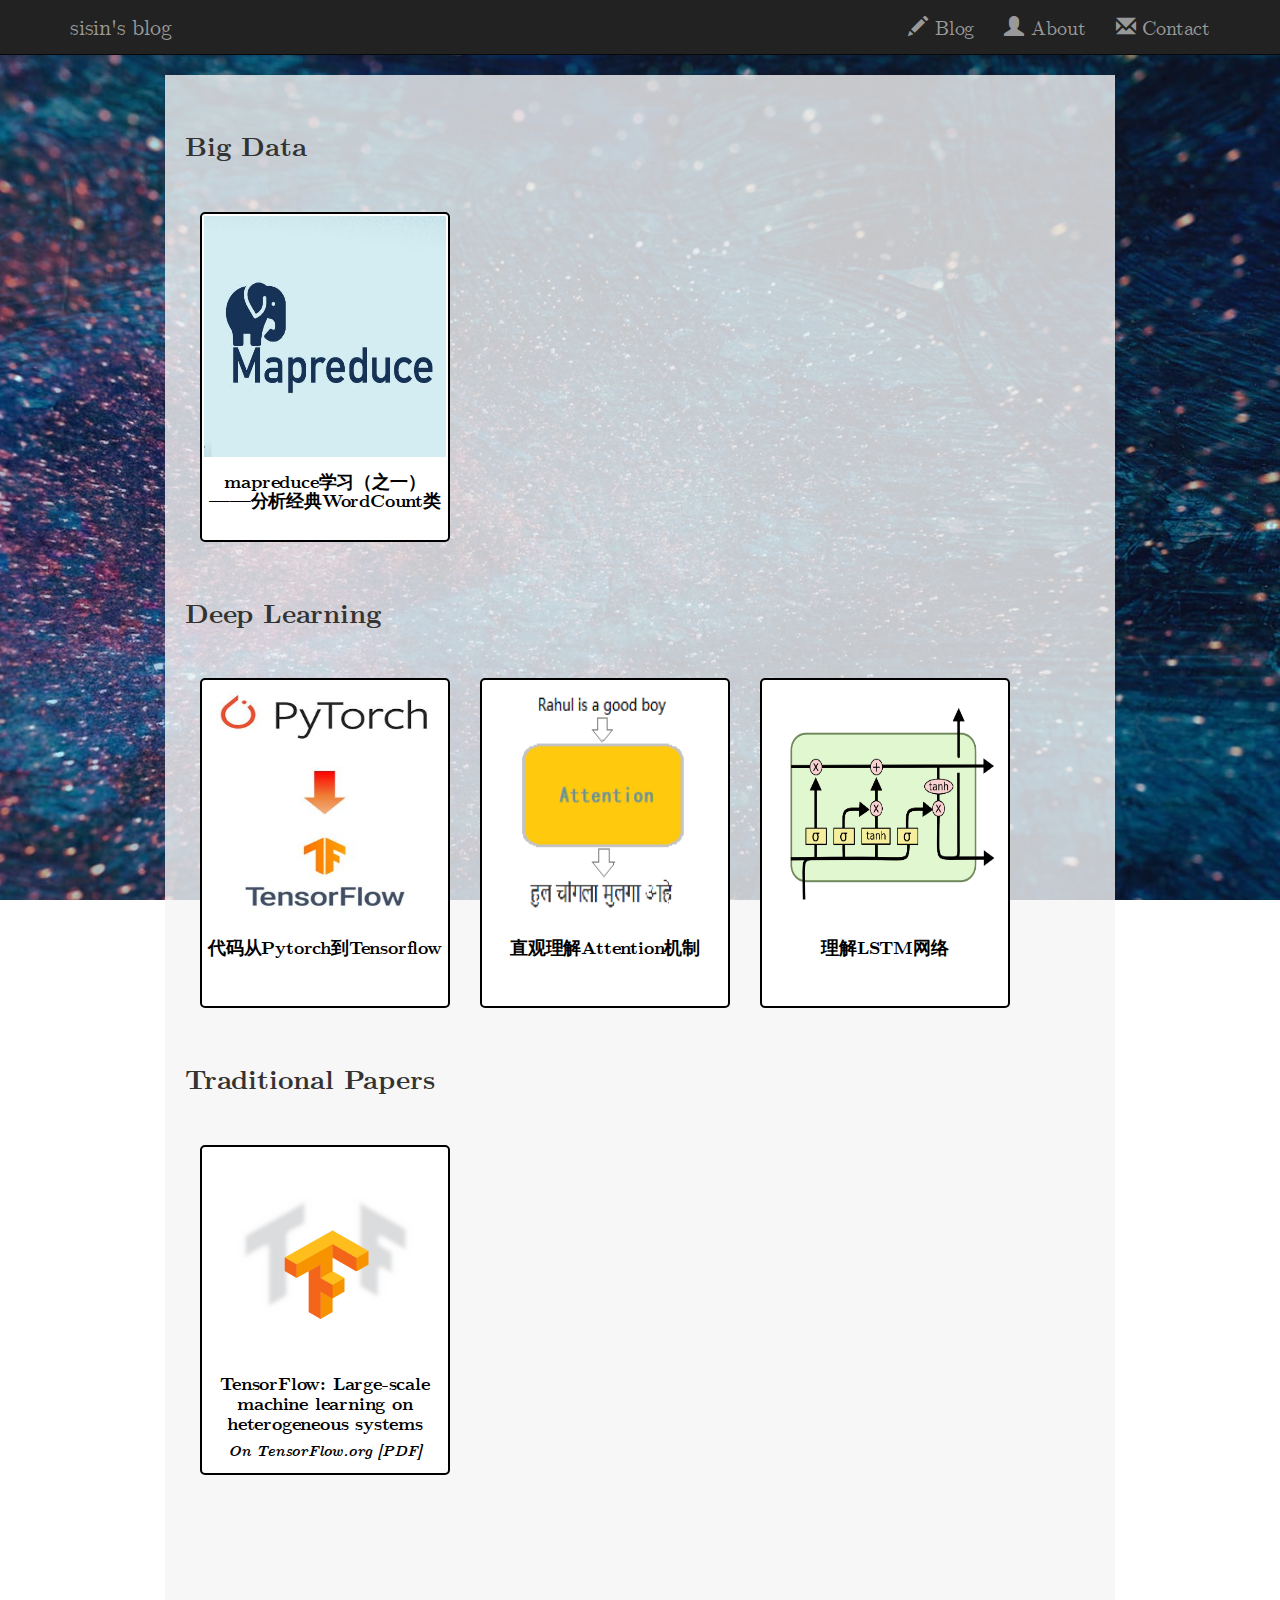
<file: index.html>
<?xml version="1.0" encoding="UTF-8" ?>
<!DOCTYPE html PUBLIC "-//W3C//DTD XHTML 1.0 Strict//EN" "http://www.w3.org/TR/xhtml1/DTD/xhtml1-strict.dtd">
<html xmlns="http://www.w3.org/1999/xhtml" xml:lang="en" lang="en">

    <head>
        <meta http-equiv="Content-Type" content="text/html; charset=UTF-8" />
        <title>Home - sisin's blog</title>

        <link rel="stylesheet" href="./fonts/Serif/cmun-serif.css" />
        <link rel="stylesheet" href="./fonts/Serif-Slanted/cmun-serif-slanted.css" />

        <!--BOOTSTRAP-->
        <link href="./bootstrap/css/bootstrap.min.css" rel="stylesheet">
        <!--mobile first-->
        <meta name="viewport" content="width=device-width, initial-scale=1.0">

        <!--removed html from url but still is html-->
        <meta http-equiv="Content-Type" content="text/html; charset=UTF-8" />

        <!--font awesome-->
        <link href="//netdna.bootstrapcdn.com/font-awesome/4.0.3/css/font-awesome.css" rel="stylesheet">

        <!--fonts: allan & cardo-->
        <link href="http://fonts.googleapis.com/css?family=Droid+Serif" rel="stylesheet" type="text/css">
        <link href="http://fonts.googleapis.com/css?family=Droid+Sans" rel="stylesheet" type="text/css">

        <link href="./css/sticky-footer-navbar.css" rel="stylesheet">

        <link href="./css/default.css" rel="stylesheet">
        <link href="./css/index.css" rel="stylesheet">

        <link href="./css/inlineDisqussions.css" rel="stylesheet">

        <!--Highlight-->
        <link href="./highlight/styles/github.css" rel="stylesheet">

        <link href="./favicon.ico" rel="shortcut icon" />

<script>
  (function(i,s,o,g,r,a,m){i['GoogleAnalyticsObject']=r;i[r]=i[r]||function(){
  (i[r].q=i[r].q||[]).push(arguments)},i[r].l=1*new Date();a=s.createElement(o),
  m=s.getElementsByTagName(o)[0];a.async=1;a.src=g;m.parentNode.insertBefore(a,m)
  })(window,document,'script','//www.google-analytics.com/analytics.js','ga');

  ga('create', 'UA-139527579-1', 'sisinhuang.github.io');
  ga('require', 'linkid', 'linkid.js');
  ga('require', 'displayfeatures');
  ga('send', 'pageview');

</script>


        <script type="text/javascript" src="http://cdn.mathjax.org/mathjax/latest/MathJax.js?config=TeX-AMS-MML_HTMLorMML"></script>

    </head>

    <body>
        <div id="wrap">
            <nav class="navbar navbar-inverse navbar-static-top" role="navigation">
                <div class="container">
                    <!--Toggle header for mobile-->
                    <div class="navbar-header">
                        <button type="button" class="navbar-toggle" data-toggle="collapse" data-target=".navbar-collapse">
                            <span class="sr-only">Toggle navigation</span>
                            <span class="icon-bar"></span>
                            <span class="icon-bar"></span>
                            <span class="icon-bar"></span>
                        </button>
                        <a class="navbar-brand active" href="./" id="home">sisin's blog</a>
                    </div>
                    <!--normal header-->
                    <div class="navbar-collapse collapse">
                        <ul class="nav navbar-nav navbar-right">
                            <li><a href="./"><span class="glyphicon glyphicon-pencil"></span>  Blog</a></li>
                            <li><a href="./about.html"><span class="glyphicon glyphicon-user"></span>  About</a></li>
                            <li><a href="./contact.html"><span class="glyphicon glyphicon-envelope"></span>  Contact</a></li>
                        </ul>
                    </div><!--/.nav-collapse -->
                </div>
            </nav>


            <div class="container">
                <div class="col-sm-10 col-sm-offset-1" id="indexwrapper">


<style>
</style>


<!-- 论文模板
<a href="https://distill.pub/2018/building-blocks/">
<div class="post">
<img style="width:90%; height: 90%; margin-left: 5%; margin-top: 5%; margin-bottom: 5%;" src="images/post-covers/building_blocks.png">
<h3 style="margin-top:4px; font-size:95%;">The Building Blocks of Interpretability</h3>
<h4 style="margin-top:16px;"><i>On Distill</i></h4>
</div>
</a>
-->
<!-- 文章模板
<a href="posts/2014-03-NN-Manifolds-Topology/">
<div class="post">
<img src="images/post-covers/topology.png">
<h3>Neural Networks, Manifolds, and Topology</h3>
</div>
</a>
-->

<h2>Big Data</h2>
<br>
<a href="posts/2020-7-analysis-class-WordCount/">
    <div class="post">
    <img src="images/post-covers/mapreduce.JPG">
    <h3>mapreduce学习（之一）——分析经典WordCount类</h3>
    </div>
    </a>
<br>

<br style="clear:left;">

<h2>Deep Learning</h2>

<br>
<a href="posts/2020-7-Pytorch2Tensorflow/">
    <div class="post">
    <img src="images/post-covers/pytorch2tensorflow.JPG">
    <h3>代码从Pytorch到Tensorflow</h3>
    </div>
    </a>

<a href="posts/2019-9-Attention-Mechanism/">
    <div class="post">
    <img src="images/post-covers/attention.png">
    <h3>直观理解Attention机制</h3>
    </div>
    </a>

<a href="posts/2019-9-Understanding-LSTM-Networks/">
    <div class="post">
    <img src="images/post-covers/lstm.png">
    <h3>理解LSTM网络</h3>
    </div>
    </a>
<br>

<br style="clear:left;">


<h2>Traditional Papers</h2>

<br>

<a href="http://download.tensorflow.org/paper/whitepaper2015.pdf">
<div class="post">
<img style="padding-top: 20%; padding-bottom:15%; height:85%; width: 85%; margin-left: 7.5%;"  src="images/post-covers/tensorflow.png">
<h3>TensorFlow: Large-scale machine learning on heterogeneous systems</h3>
<h4 style="margin-top:8px;"><i>On TensorFlow.org [PDF]</i></h4>
</div>
</a>

<br style="clear:left;">



<br>

<br>
<br>

<!--<p style="font-weight: bold; font-size: 150%;"><a href="./archive.html">See the complete list of posts.</a> -->

<br>
<br>

                </div>
            </div>

    <!-- jQuery-->
    <script src="https://ajax.googleapis.com/ajax/libs/jquery/1.11.0/jquery.min.js"></script>
    <script src="http://code.jquery.com/jquery-1.10.1.min.js"></script>

    <script src="./bootstrap/js/bootstrap.min.js"></script>

    <script src="./highlight/highlight.pack.js"></script>
    <script>hljs.initHighlightingOnLoad();</script>

    <script src="./js/footnotes.js"></script>

    <script src="./js/inlineDisqussions.js"></script>

    <noscript>Enable JavaScript for footnotes, Disqus comments, and other cool stuff.</noscript>

    </body>

</html>
</file>
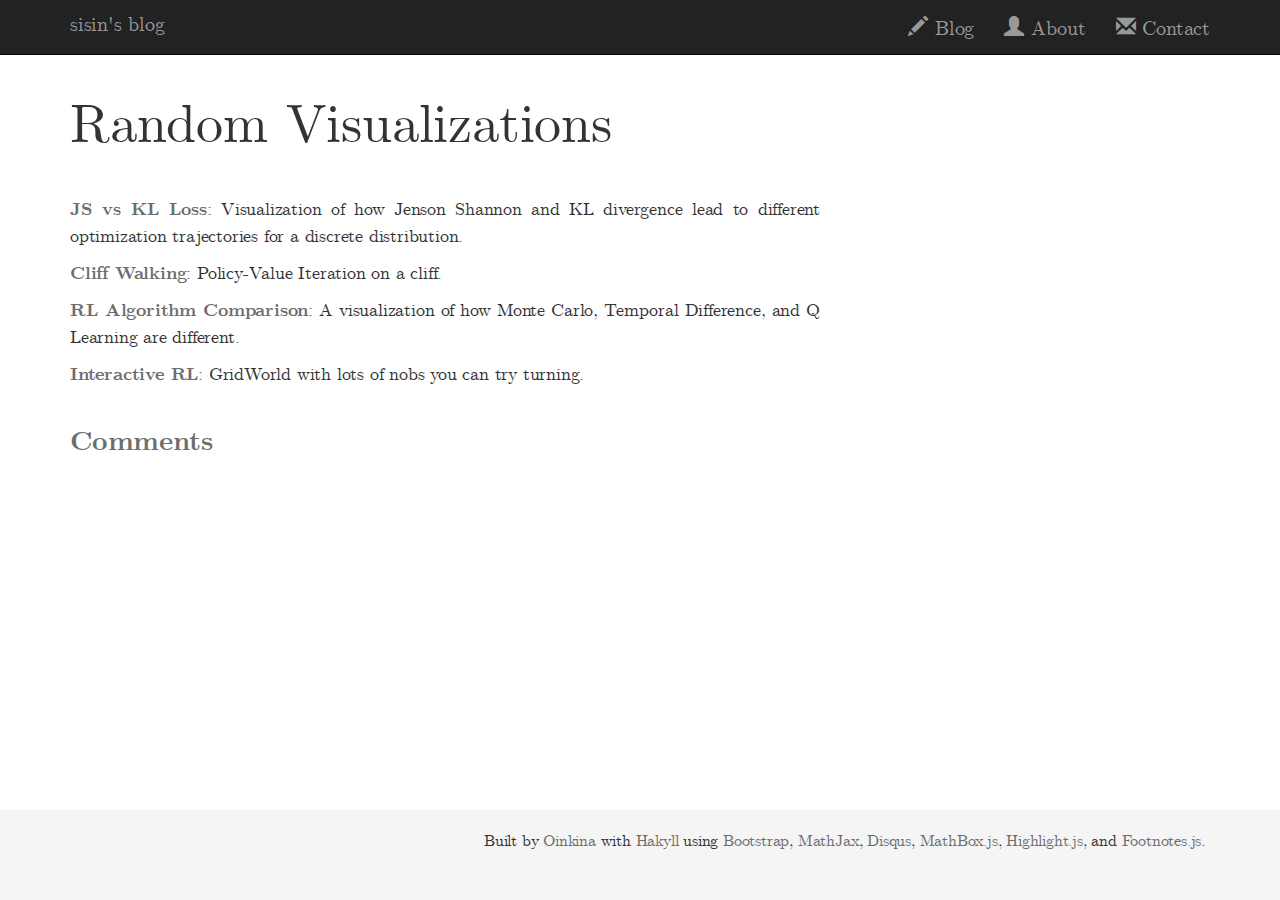
<file: vis/index.html>
<?xml version="1.0" encoding="UTF-8" ?>
<!DOCTYPE html PUBLIC "-//W3C//DTD XHTML 1.0 Strict//EN" "http://www.w3.org/TR/xhtml1/DTD/xhtml1-strict.dtd">
<html xmlns="http://www.w3.org/1999/xhtml" xml:lang="en" lang="en">

    <head>
        <meta http-equiv="Content-Type" content="text/html; charset=UTF-8" />
        <title>Random Visualizations -- sisin's blog</title>

        <link rel="stylesheet" href="../../fonts/Serif/cmun-serif.css" />
        <link rel="stylesheet" href="../../fonts/Serif-Slanted/cmun-serif-slanted.css" />

        <!--BOOTSTRAP-->
        <link href="../../bootstrap/css/bootstrap.min.css" rel="stylesheet">
        <!--mobile first-->
        <meta name="viewport" content="width=device-width, initial-scale=1.0">

        <!--removed html from url but still is html-->
        <meta http-equiv="Content-Type" content="text/html; charset=UTF-8" />

        <!--font awesome-->
        <link href="//netdna.bootstrapcdn.com/font-awesome/4.0.3/css/font-awesome.css" rel="stylesheet">

        <!--fonts: allan & cardo-->
        <link href="http://fonts.googleapis.com/css?family=Droid+Serif" rel="stylesheet" type="text/css">
        <link href="http://fonts.googleapis.com/css?family=Droid+Sans" rel="stylesheet" type="text/css">

        <link href="../../css/sticky-footer-navbar.css" rel="stylesheet">

        <link href="../../css/default.css" rel="stylesheet">

        <link href="../../comments/inlineDisqussions.css" rel="stylesheet">

        <!--Highlight-->
        <link href="../../highlight/styles/github.css" rel="stylesheet">

        <link href="../../favicon.ico" rel="shortcut icon" />

        <!--<script type="text/javascript" src="http://cdn.mathjax.org/mathjax/latest/MathJax.js?config=TeX-AMS-MML_HTMLorMML"></script>-->
        <script type="text/javascript" src="//cdn.mathjax.org/mathjax/latest/MathJax.js?config=TeX-AMS-MML_HTMLorMML"></script>

        <style>
        .post{width:170px;min-height:175px;padding-left:5px;padding-right:5px;float:left;border-left:1px solid #CCC;background-color:white;}
        div a:first-of-type .post { border-left: none; }
        .post:hover {filter: brightness(90%);}
        .post h3{margin:5px;font-size:75%;text-align:center}
        .post h4{margin:0px;font-size:50%;text-align:center}
        .post img{margin:0px;padding:2px;margin-bottom:10px;width:100%;height:155px}
        </style>

        <script>
          (function(i,s,o,g,r,a,m){i['GoogleAnalyticsObject']=r;i[r]=i[r]||function(){
          (i[r].q=i[r].q||[]).push(arguments)},i[r].l=1*new Date();a=s.createElement(o),
          m=s.getElementsByTagName(o)[0];a.async=1;a.src=g;m.parentNode.insertBefore(a,m)
          })(window,document,'script','//www.google-analytics.com/analytics.js','ga');

          ga('create', 'UA-139527579-1', 'sisinhuang.github.io');
          ga('require', 'linkid', 'linkid.js');
          ga('require', 'displayfeatures');
          ga('send', 'pageview');

        </script>
        
    </head>

    <body>
        <div id="wrap">
            <nav class="navbar navbar-inverse navbar-static-top" role="navigation">
                <div class="container">
                    <!--Toggle header for mobile-->
                    <div class="navbar-header">
                        <button type="button" class="navbar-toggle" data-toggle="collapse" data-target=".navbar-collapse">
                            <span class="sr-only">Toggle navigation</span>
                            <span class="icon-bar"></span>
                            <span class="icon-bar"></span>
                            <span class="icon-bar"></span>
                        </button>
                        <a class="navbar-brand active" href="../../" style="font-size:20px;">sisin's blog</a>
                    </div>
                    <!--normal header-->
                    <div class="navbar-collapse collapse">
                        <ul class="nav navbar-nav navbar-right">
                            <li><a href="../../"><span class="glyphicon glyphicon-pencil"></span>  Blog</a></li>
                            <li><a href="../../about.html"><span class="glyphicon glyphicon-user"></span>  About</a></li>
                            <li><a href="../../contact.html"><span class="glyphicon glyphicon-envelope"></span>  Contact</a></li>
                        </ul>
                    </div><!--/.nav-collapse -->
                </div>
            </nav>


            <div id="content">
                <div class="container">
                    <div class="row">
                        <div class="col-md-8">
                            <h1>Random Visualizations</h1>

</br>



<p>
  <b><a href="rl/adv_v_kl.html">JS vs KL Loss</a></b>:
  Visualization of how Jenson Shannon and KL divergence lead to different optimization trajectories for a discrete distribution.
</p>

<p>
  <b><a href="rl/cliff.html">Cliff Walking</a></b>:
  Policy-Value Iteration on a cliff.
</p>

<p>
  <b><a href="rl/comparison.html">RL Algorithm Comparison</a></b>:
  A visualization of how Monte Carlo, Temporal Difference, and Q Learning are different.
</p>

<p>
  <b><a href="rl/old/index.html">Interactive RL</a></b>:
  GridWorld with lots of nobs you can try turning.
</p>



<div id="disqus_thread"></div>

<script src="https://ajax.googleapis.com/ajax/libs/jquery/1.11.0/jquery.min.js"></script>
<script src="http://code.jquery.com/jquery-1.10.1.min.js"></script>

<script src="../../comments/inlineDisqussions.js"></script>
<script src="../../js/disqus.js"></script>

                        </div>
                        <div class="col-md-4"></div>
                    </div>
                </div>
            </div>


            <div id="footer">
                <div class="container">
                    Built by <a href="https://github.com/oinkina">Oinkina</a> with
                    <a href="http://jaspervdj.be/hakyll">Hakyll</a>
                    using <a href="http://getbootstrap.com/">Bootstrap</a>,
                    <a href="http://www.mathjax.org/">MathJax</a>,
                    <a href="http://disqus.com/">Disqus</a>,
                    <a href="https://github.com/unconed/MathBox.js">MathBox.js</a>,
                    <a href="http://highlightjs.org/">Highlight.js</a>,
                    and <a href="http://ignorethecode.net/blog/2010/04/20/footnotes/">Footnotes.js</a>.
                </div>
            </div>
        </div>

    <!-- jQuery-->
    <script src="https://ajax.googleapis.com/ajax/libs/jquery/1.11.0/jquery.min.js"></script>
    <script src="http://code.jquery.com/jquery-1.10.1.min.js"></script>

    <script src="../../bootstrap/js/bootstrap.min.js"></script>

    <script src="../../highlight/highlight.pack.js"></script>
    <script>hljs.initHighlightingOnLoad();</script>

    <script src="../../js/footnotes.js"></script>

    <script src="../../comments/inlineDisqussions.js"></script>

    <noscript>Enable JavaScript for footnotes, Disqus comments, and other cool stuff.</noscript>

    </body>

</html>
</file>
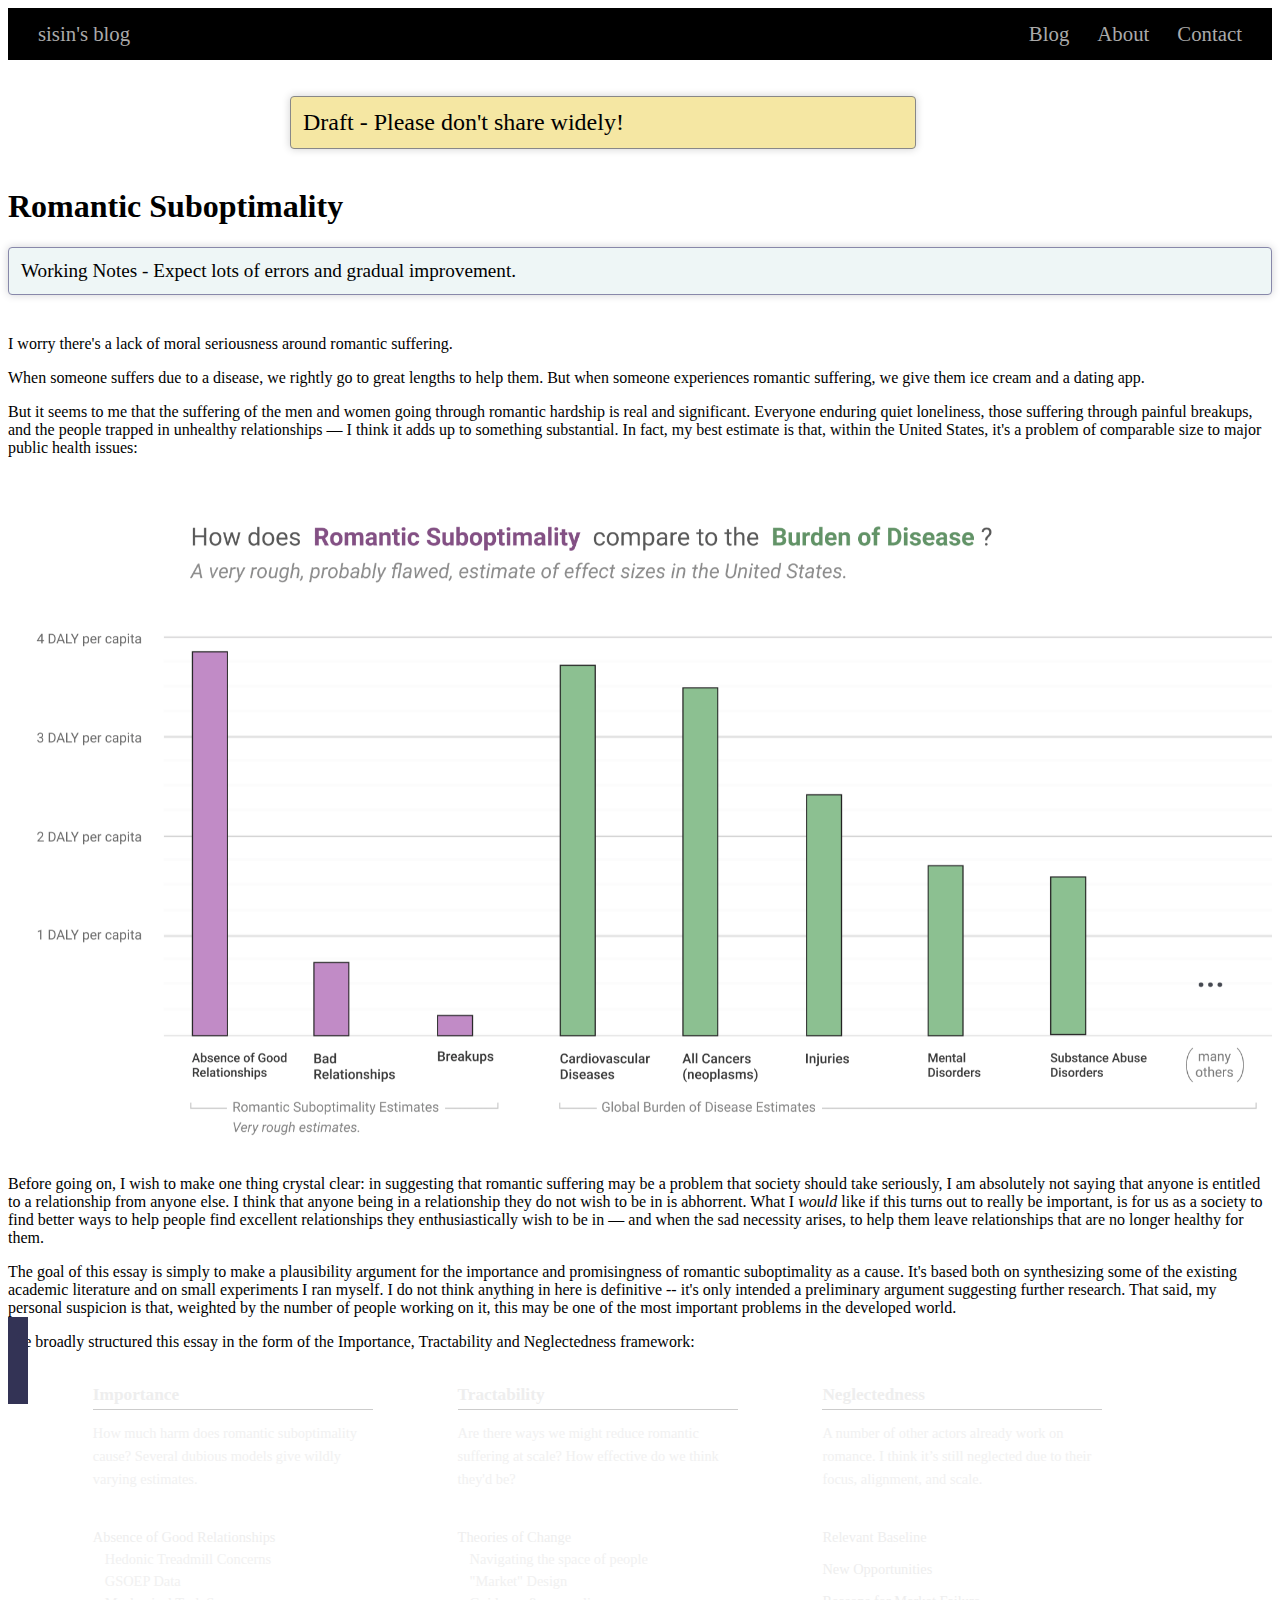
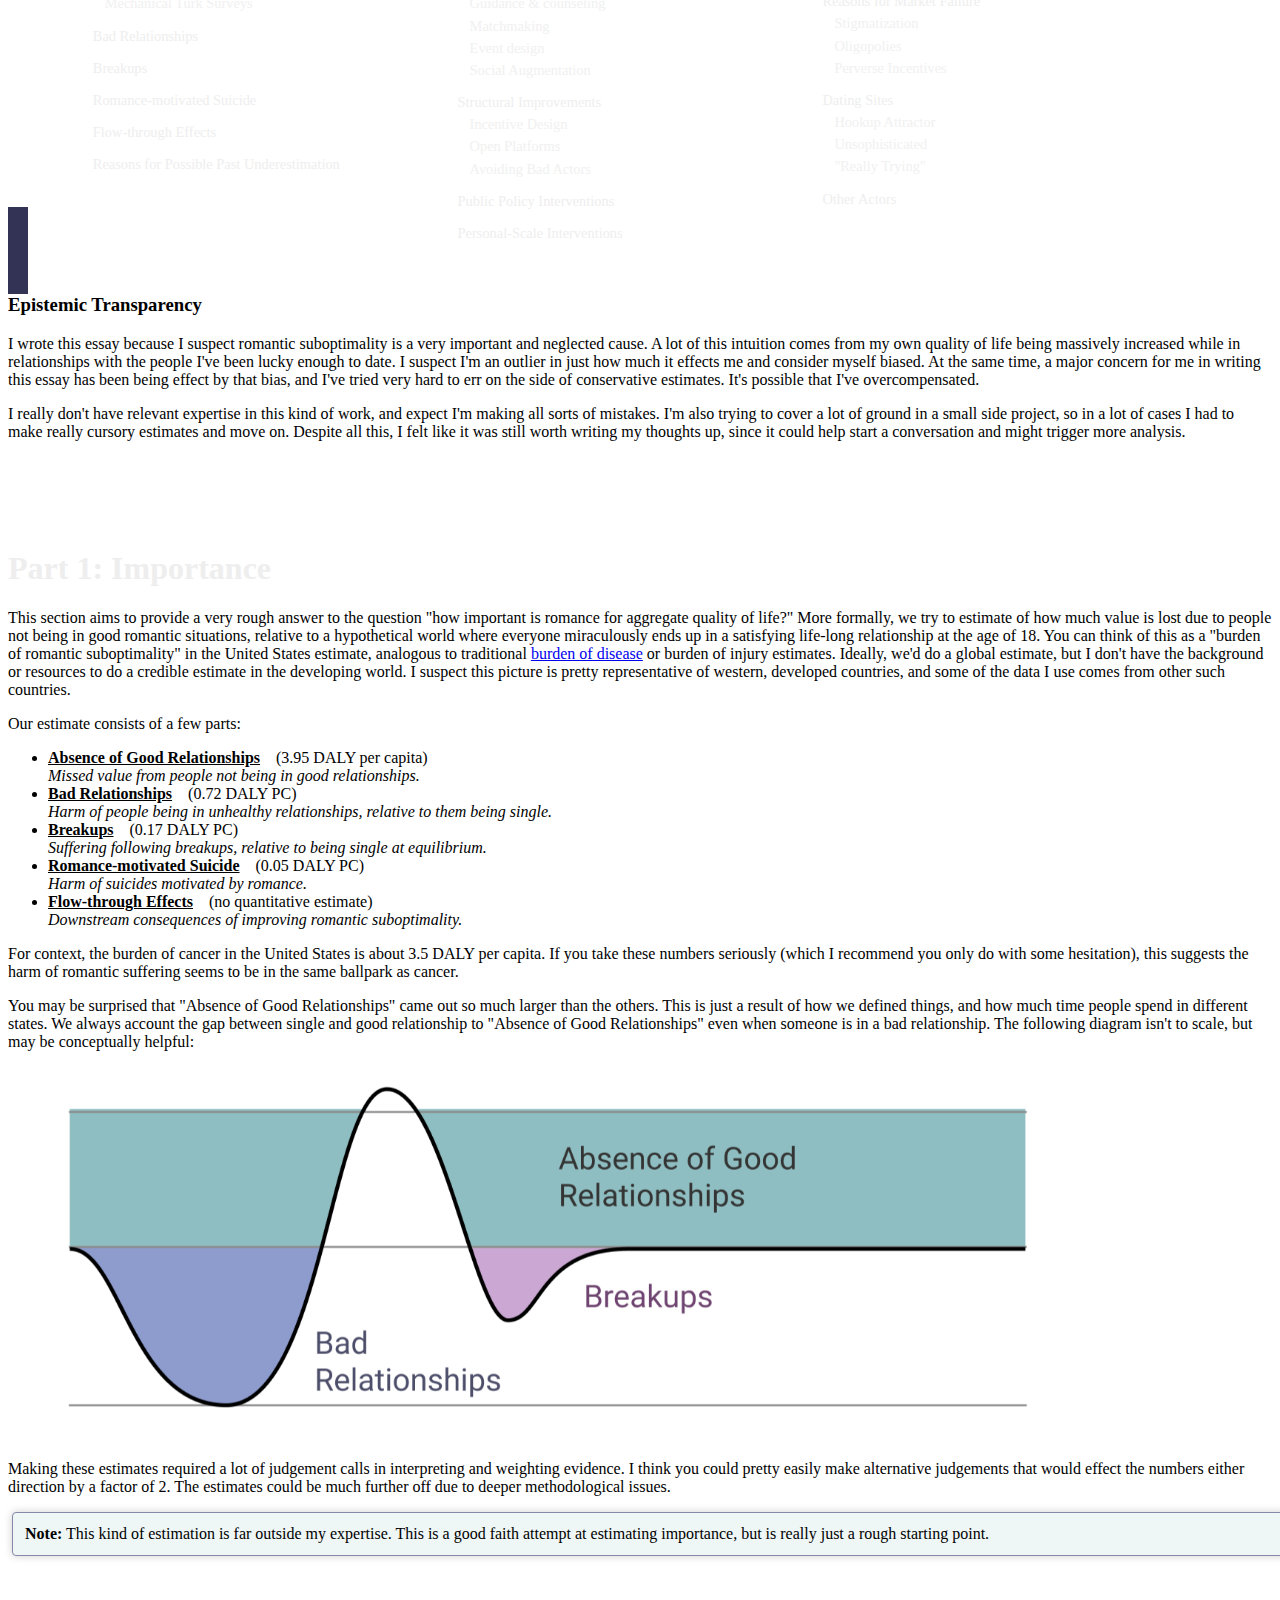
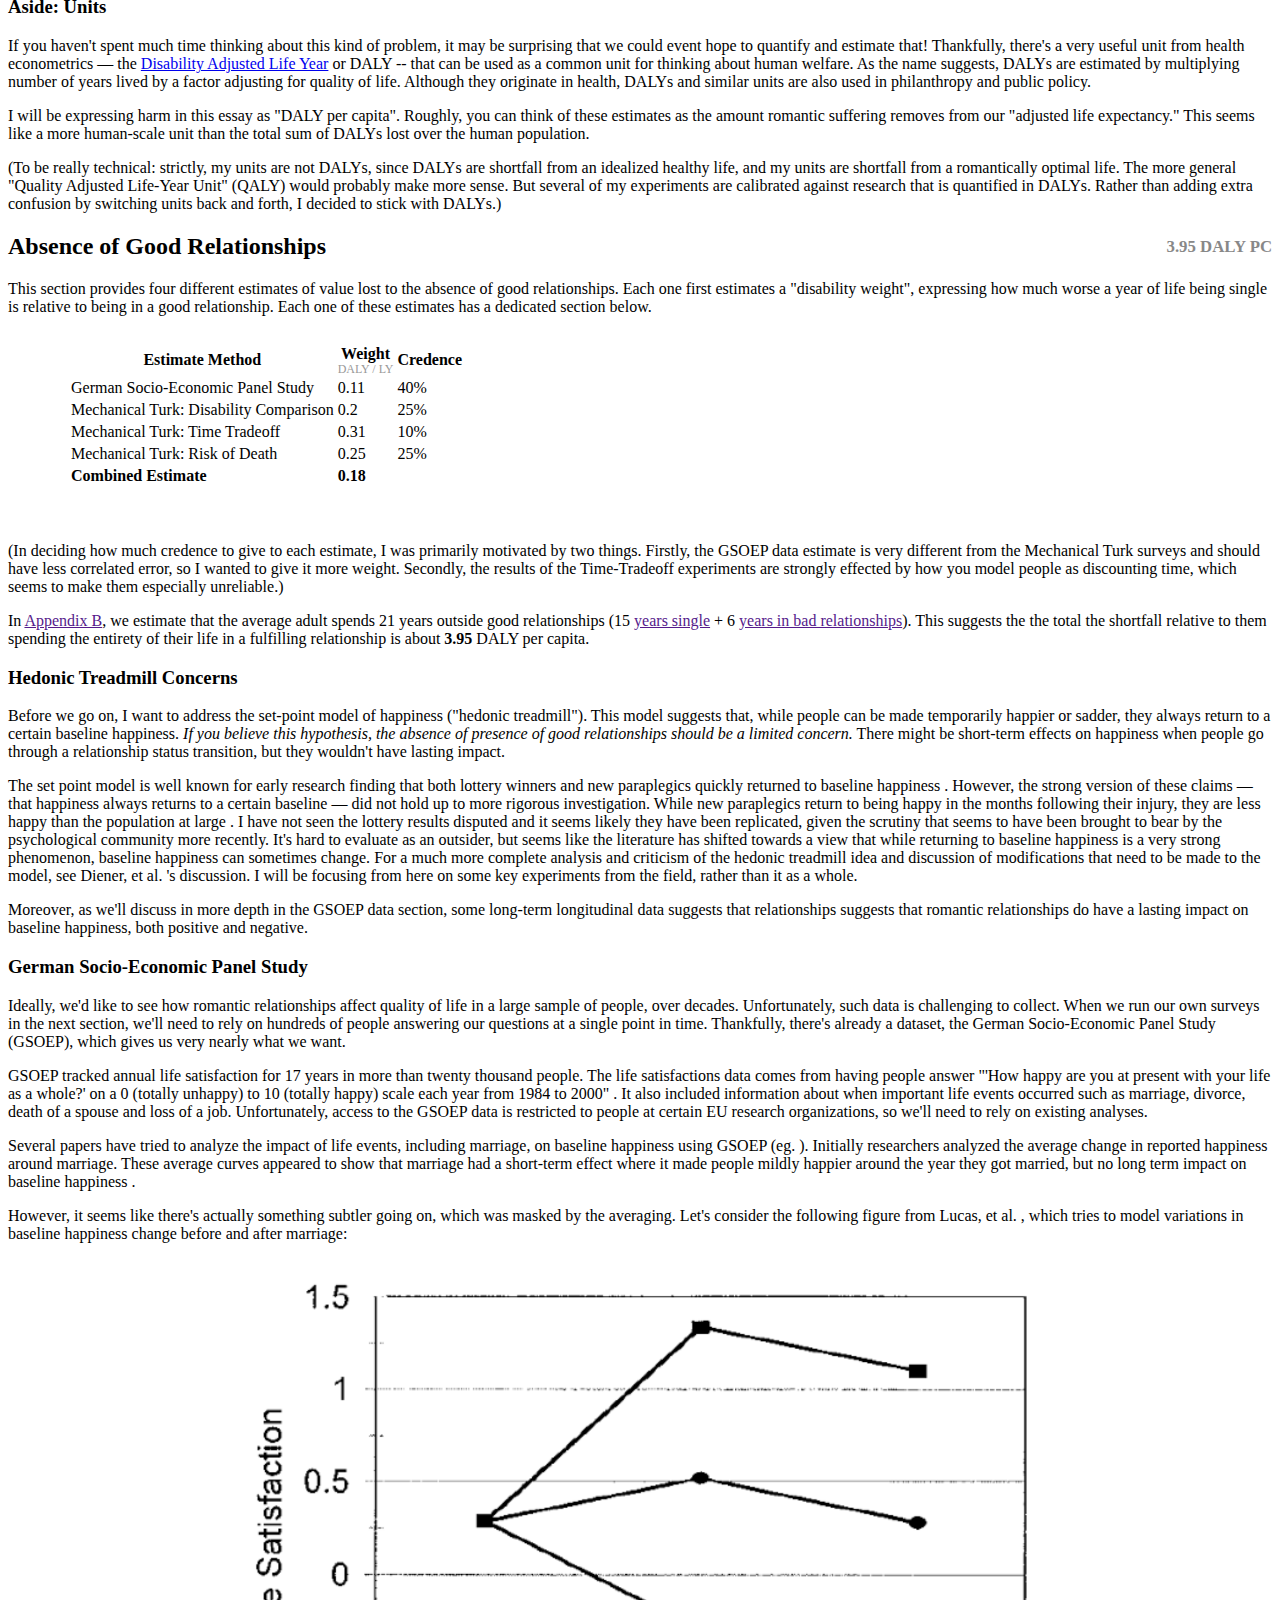
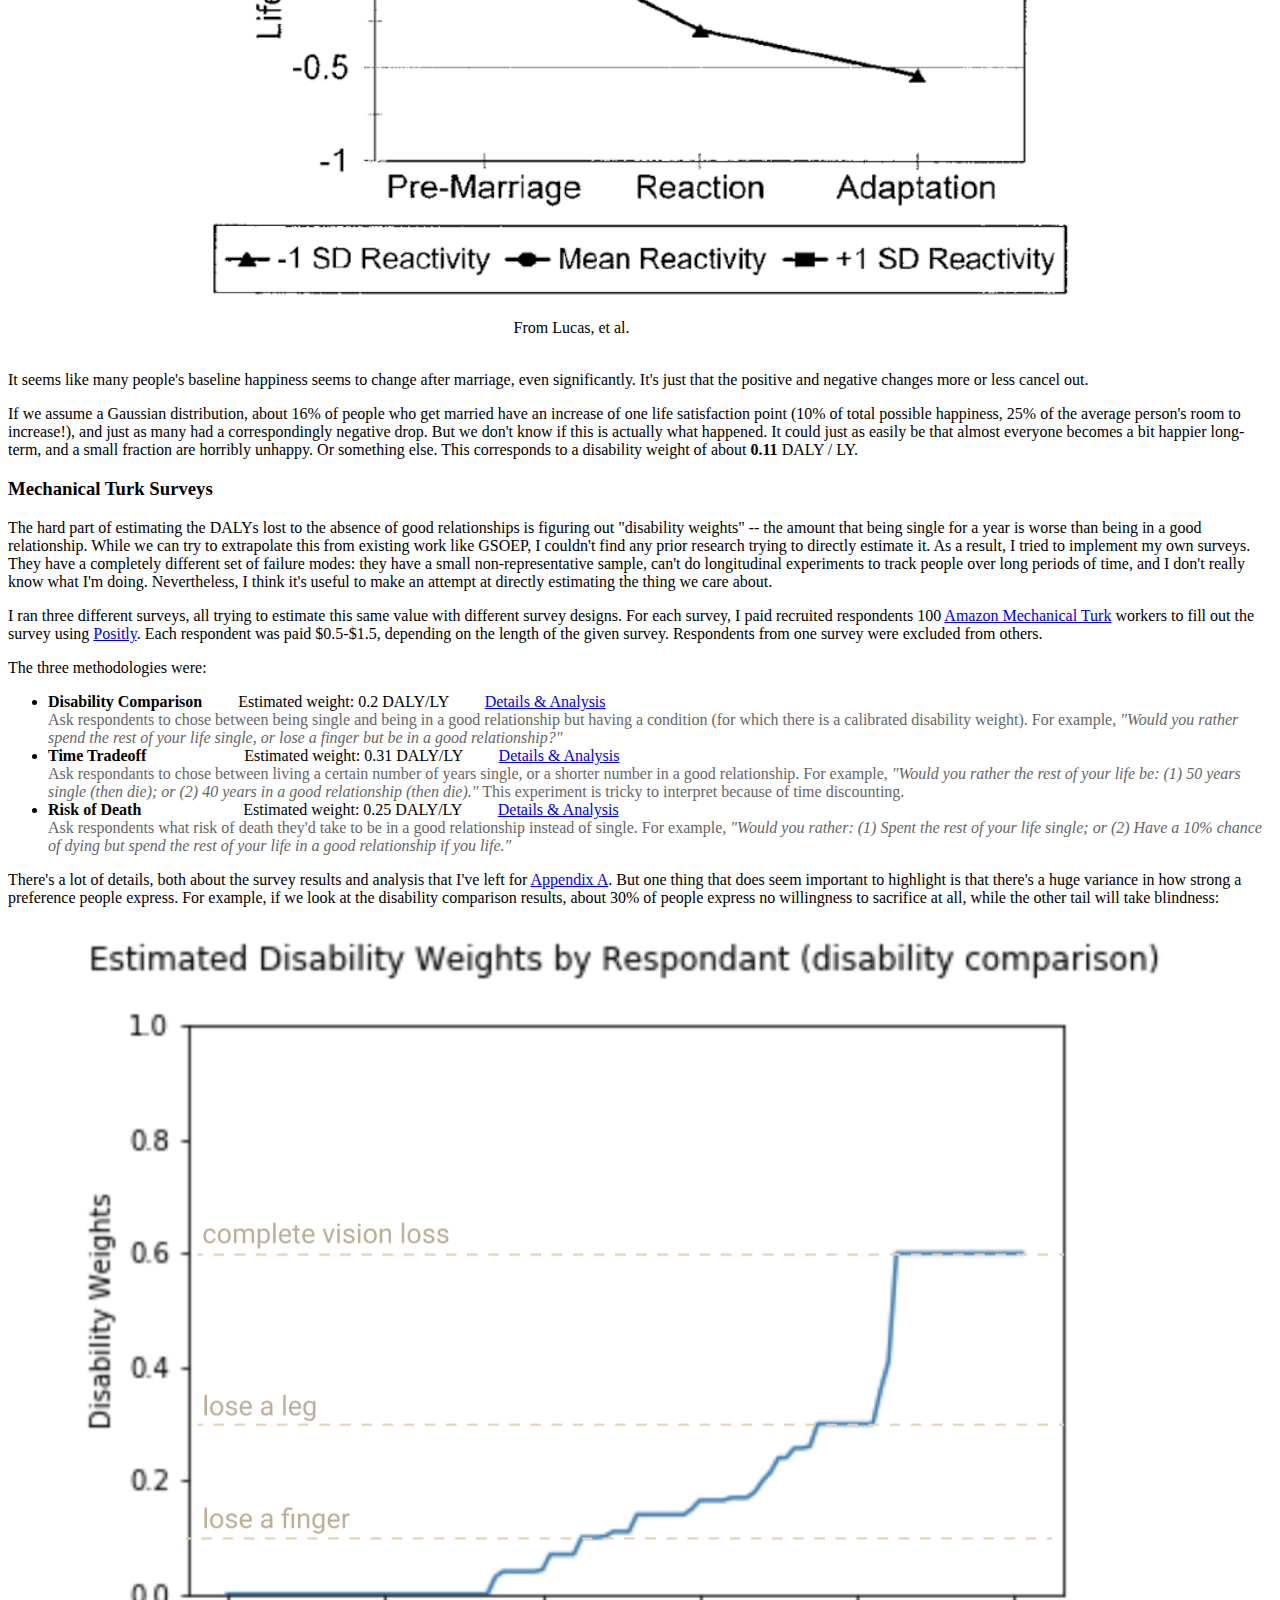
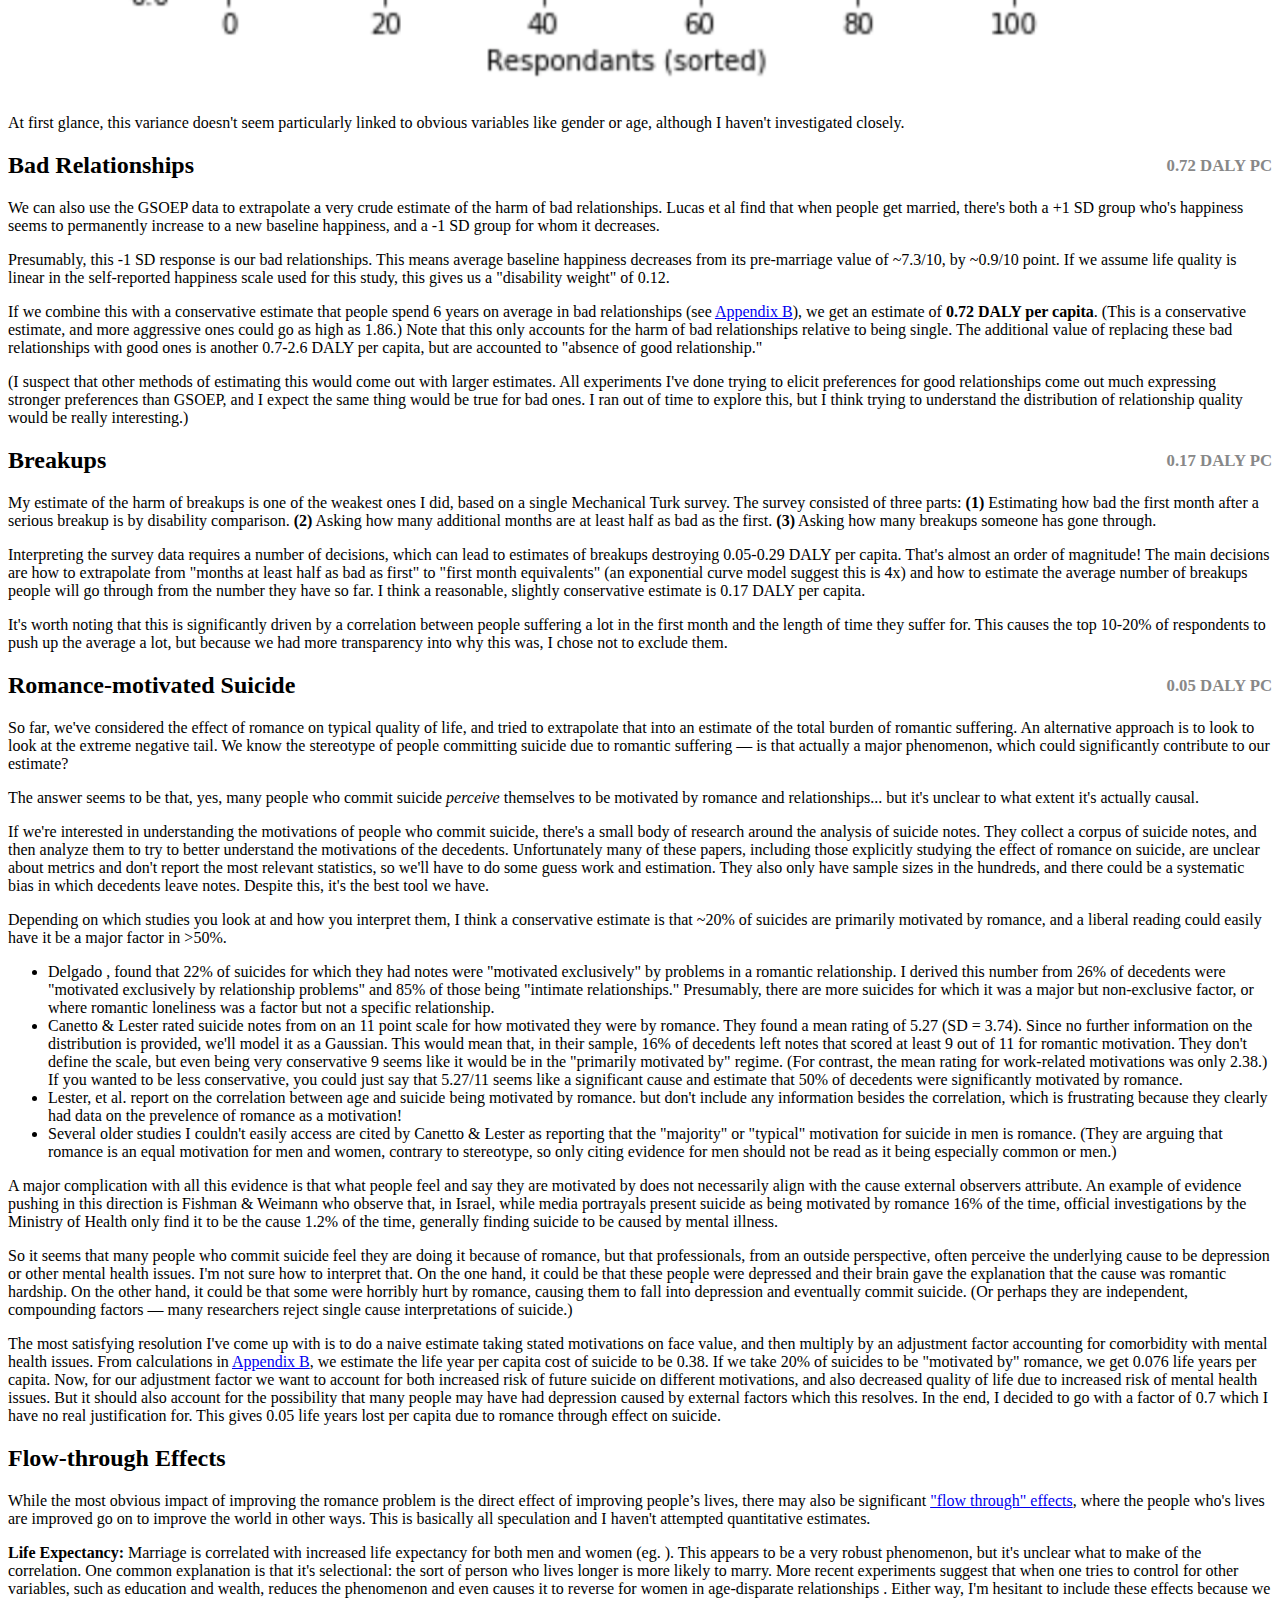
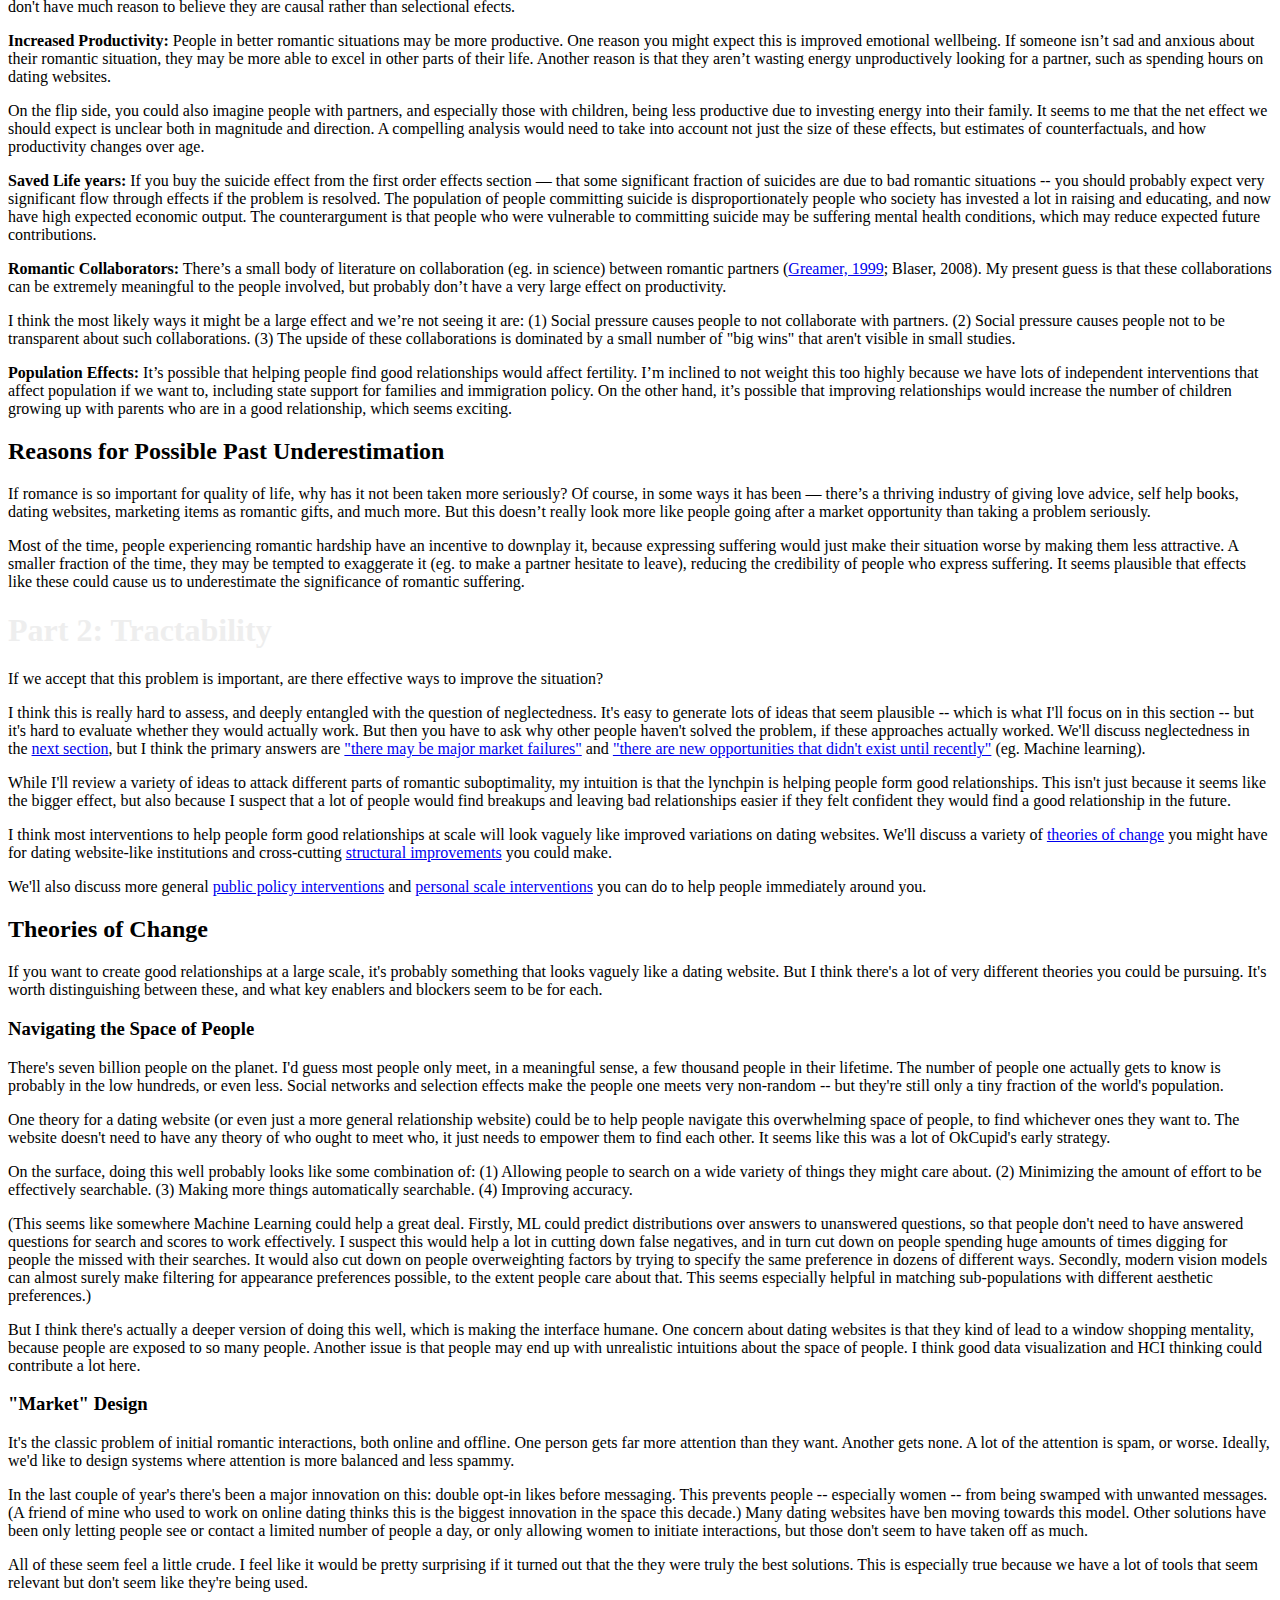
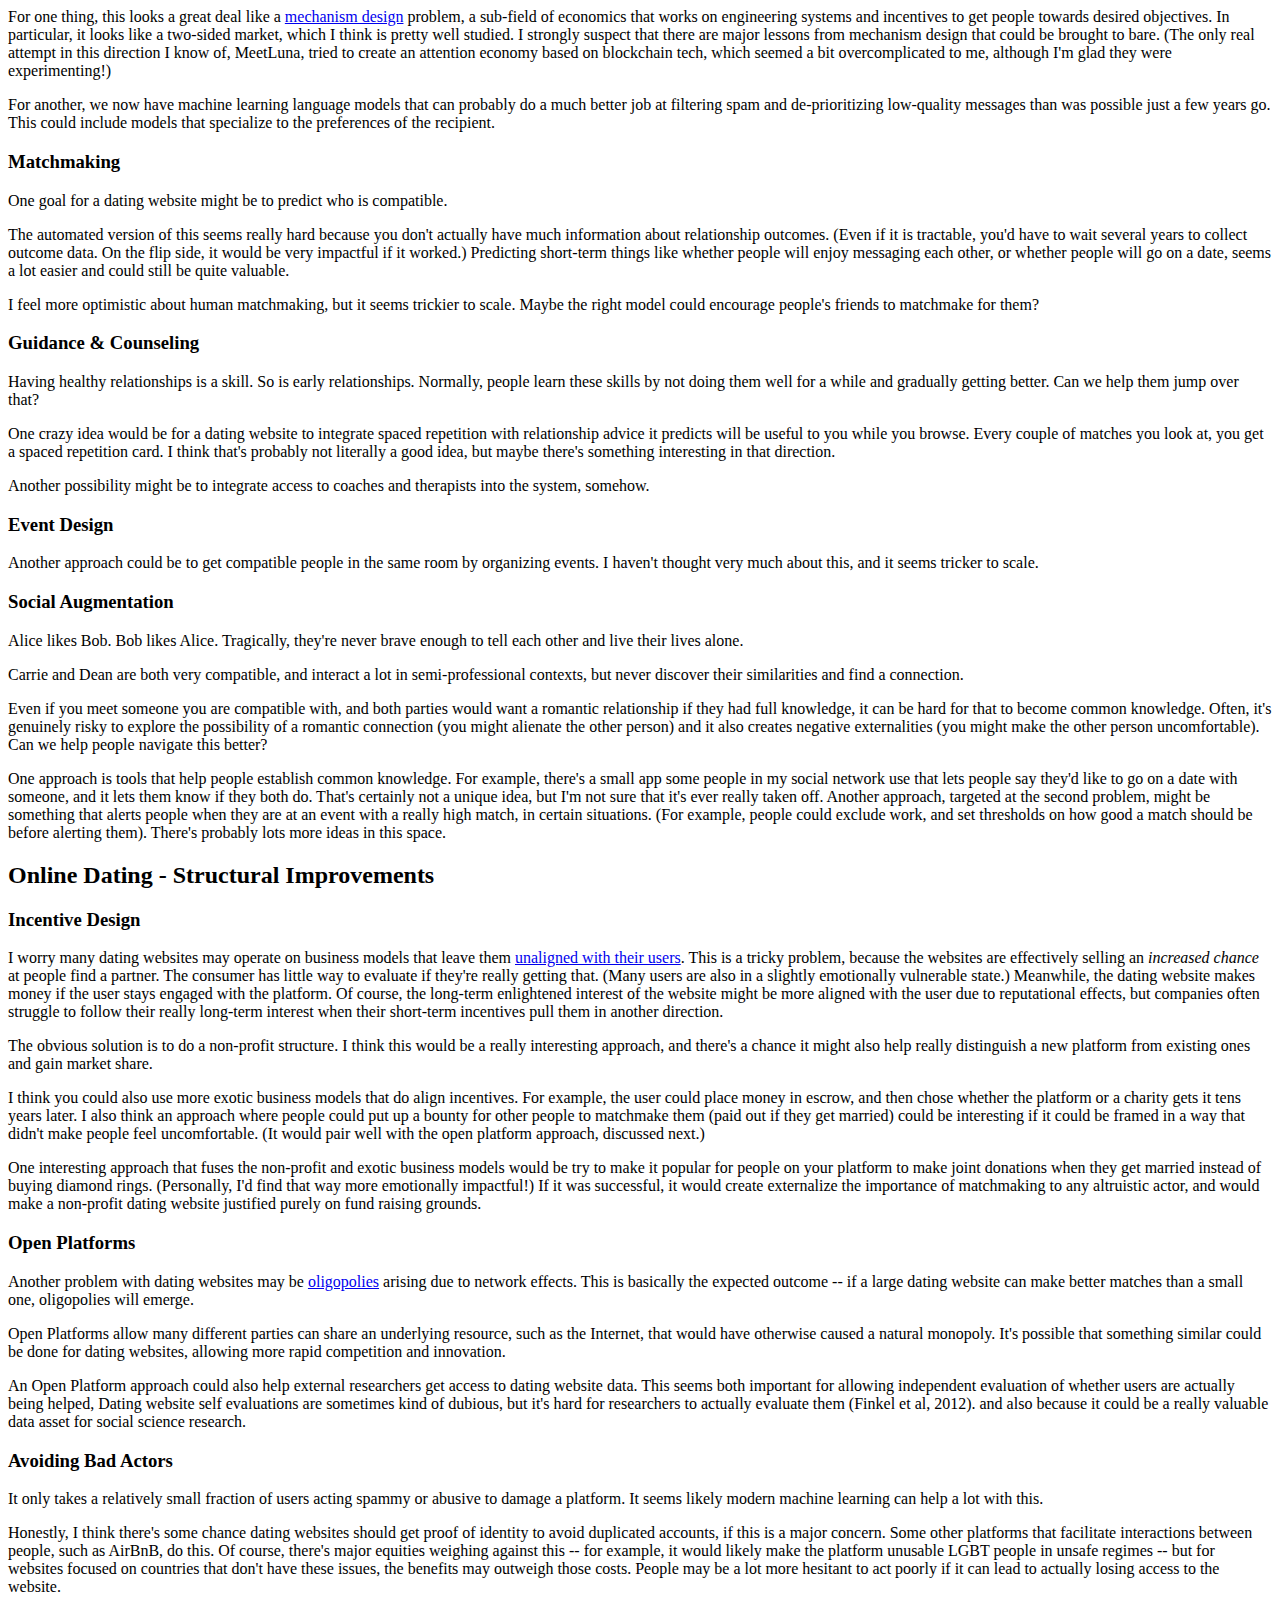
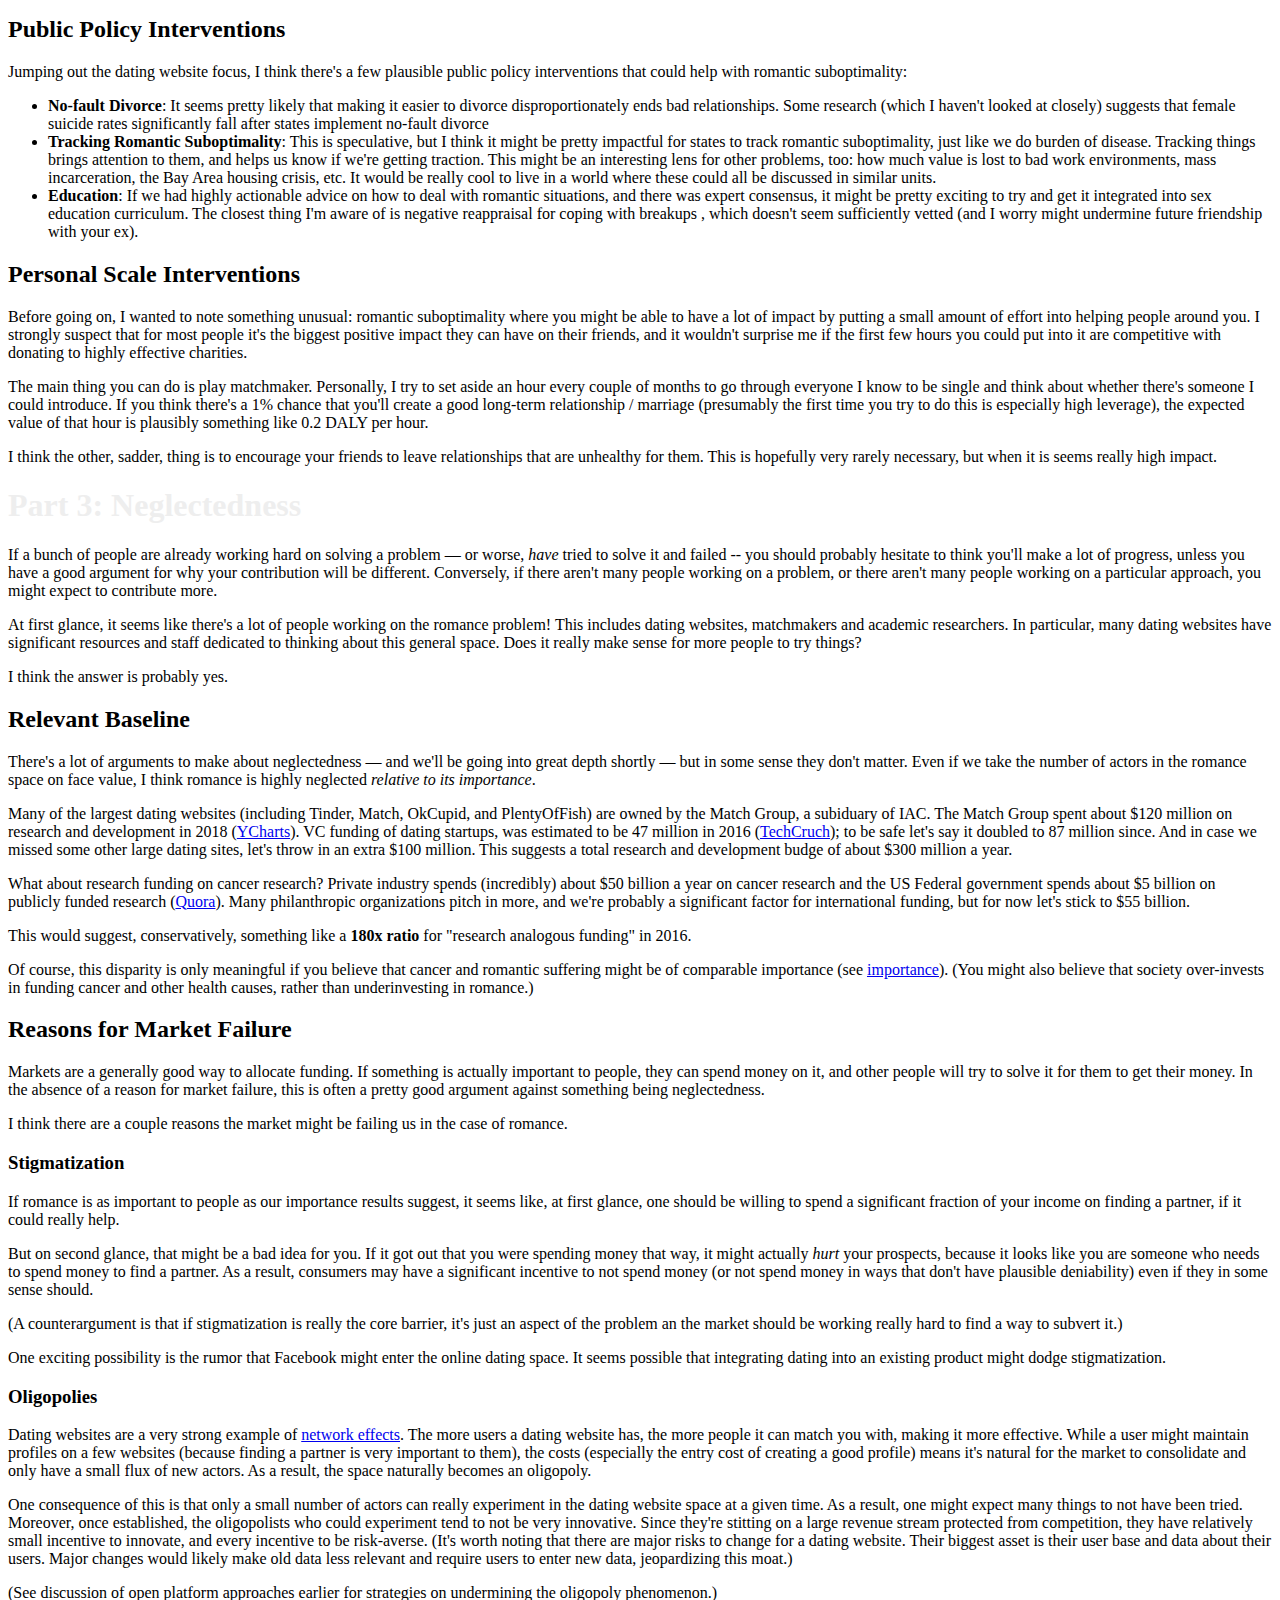
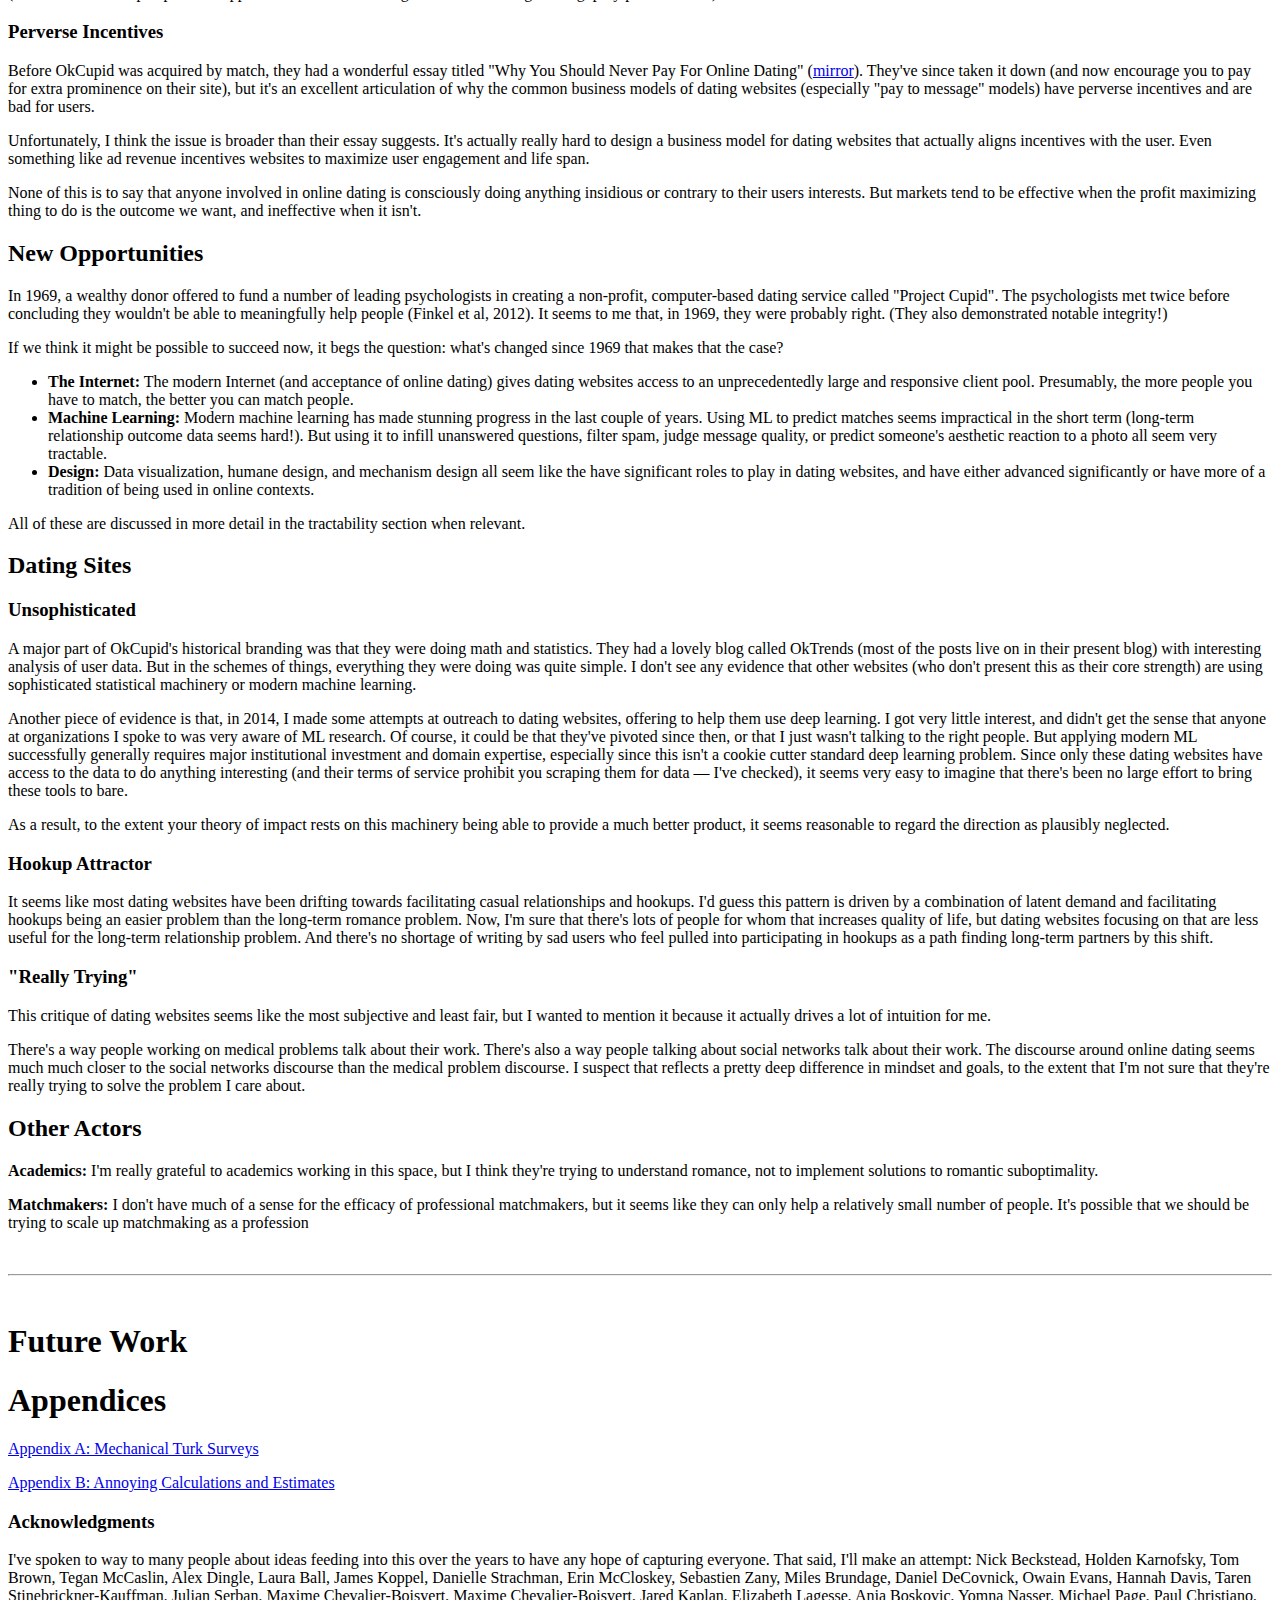
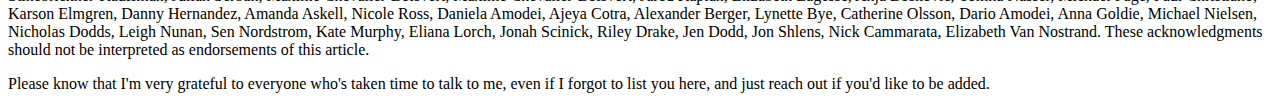
<file: posts/romance-cause-area/index.html>
<head>
  <meta charset="utf-8">
  <meta name="viewport" content="width=1024">
  <script src="https://distill.pub/template.v2.js"></script>
  <link rel="stylesheet" href="index.css">
  <meta name="robots" content="noindex">
  <title>Suboptimality</title>
</head>
<body>
  <nav class="navbar">
    <div style="padding-left: 30px;"> <a href="/">sisin's blog</a> </div>
    <div style="flex-grow: 1;"></div>
    <div> <a href="/">Blog</a> </div>
    <div> <a href="/about.html">About</a> </div>
    <div style="padding-right: 30px;"> <a href="/contact.html">Contact</a> </div>
  </nav>
  <br>


  <d-front-matter>
    <script type="text/json">{
    "title": "Romantic Suboptimality",
    "description": "How much does romance affect typical quality of life? Can society help people end up in satisfying relationships and avoid unhealthy ones?",
    "password": "temp",
    "authors": [
      {
        "author": "Chris Olah",
        "authorURL": "https://sisinhuang.github.io/",
        "affiliation": "",
        "affiliationURL": ""
      }
    ]
    }</script>
  </d-front-matter>

<br>
  <div style="width: 600px; margin-left: calc( calc(100% - 700px) / 2);" class="warn-box">Draft - Please don't share widely!</div>
  <br>

  <d-title>

    <h1>Romantic Suboptimality</h1>

    <p style="font-size: 1.2rem; margin-top: 16px; margin-bottom: 40px; " class="feedback-box">
      Working Notes - Expect lots of errors and gradual improvement.
    </p>

    <!--<p style="font-size: 1.8rem; margin-bottom: 40px;">
      Working Notes
    </p>-->
      <!--
      <p style="font-size: 1.4rem; margin-bottom: 40px;">How much does romance affect typical quality of life? <br>
      Can society help people end up in satisfying relationships <br> and avoid unhealthy ones?</p>-->

  </d-title>



<d-byline  style="display: none;"></d-byline>

<d-article>


  <p>
    I worry there's a lack of moral seriousness around romantic suffering.<br>
  </p>

  <!--<p>
    I find it really troubling.
  </p>-->

  <p>
    When someone suffers due to a disease, we rightly go to great lengths to help them.
    But when someone experiences romantic suffering, we give them ice cream and a dating app.
  </p>

  <p>
    But it seems to me that the suffering of the men and women going through romantic hardship is real and significant.
    Everyone enduring quiet loneliness,
    those suffering through painful breakups,
    and the people trapped in unhealthy relationships
    — I think it adds up to something substantial.
    In fact, my best estimate is that, within the United States,
    it's a problem of comparable size to major public health issues:
  </p>

  <d-figure style="grid-column: middle; padding-top: 30px; padding-bottom: 40px;">
    <img src="img/ImportanceOverview.png" style="width: 100%"></img>
  </d-figure>

<!--

    <p><i>
      Imagine a new disease that essentially all adults spend years suffering from.
      It strikes everyone — men and women, the rich and poor, people of every race — intermittently beginning as a teenager and continuing into adulthood.
    </i></p>

    <p><i>
      Most afflicted report that, at its worst, that it’s one of the most painful things they’ve experienced.
      About half of them report they’d rather accept a 50% chance of death, complete loss of hearing, or the loss of a limb, to living the rest of their life with the disease.
      About half of people who commit suicide report in suicide notes being motivated by the disease.
    </i></p>

    <p><i>But this new disease is neither new nor a disease: it’s romantic suffering.</i></p>
-->



    <p>
      Before going on, I wish to make one thing crystal clear:
      in suggesting that romantic suffering may be a problem that society should take seriously,
      I am absolutely not saying that anyone is entitled to a relationship from anyone else.
      I think that anyone being in a relationship they do not wish to be in is abhorrent.
      What I <i>would</i> like if this turns out to really be important, is for us as a society to find better ways to help people find excellent relationships they enthusiastically wish to be in
      — and when the sad necessity arises, to help them leave relationships that are no longer healthy for them.
    </p>

    <p>
      The goal of this essay is simply to make a plausibility argument for the importance and promisingness of romantic suboptimality as a cause.
      It's based both on synthesizing some of the existing academic literature and on small experiments I ran myself.
      I do not think anything in here is definitive -- it's only intended a preliminary argument suggesting further research.
      That said, my personal suspicion is that, weighted by the number of people working on it, this may be one of the most important problems in the developed world.
    </p>

    <p>
      I've broadly structured this essay in the form of the <a>Importance, Tractability and Neglectedness</a> framework:
    </p>




  <d-figure style="grid-column: screen;" class="toc-container">
    <div class="main-toc">

      <div class="sub-toc">
        <h3 class="section"><a href="#importance">Importance</a></h3>
        <div class="description">
           How much harm does romantic suboptimality cause?
           Several dubious models give wildly varying estimates.
        </div>
        <ul>
          <li><a href="#importance-good">Absence of Good Relationships</a></li>
          <li class="sub"><a href="#importance-good-treadmill">Hedonic Treadmill Concerns</a> </li>
          <li class="sub"><a href="#importance-good-gsoep">GSOEP Data</a> </li>
          <li class="sub"><a href="#importance-good-mturk">Mechanical Turk Surveys</a> </li>
          <li><a href="#importance-bad">Bad Relationships</a></li>
          <li><a href="#importance-breakups">Breakups</a></li>
          <li><a href="#importance-suicide">Romance-motivated Suicide</a></li>
          <li><a href="#importance-flow-through">Flow-through Effects</a></li>
          <li><a href="#importance-underestimation">Reasons for Possible Past Underestimation</a></li>
        </ul>
      </div>

      <div class="sub-toc">
        <h3 class="section"><a href="#tractability">Tractability</a></h3>
        <div class="description">
          Are there ways we might reduce romantic suffering at scale?
          How effective do we think they'd be?
        </div>
        <ul>
          <li ><a href="#tractability-change">Theories of Change</a></li>
          <li class="sub"><a href="#tractability-change-navigating">Navigating the space of people</a></li>
          <li class="sub"><a href="#tractability-change-market">"Market" Design</a></li>
          <li class="sub"><a href="#tractability-change-counseling">Guidance & counseling</a></li>
          <li class="sub"><a href="#tractability-change-match">Matchmaking</a></li>
          <li class="sub"><a href="#tractability-change-event">Event design</a></li>
          <li class="sub"><a href="#tractability-change-augment">Social Augmentation</a></li>
          <li ><a href="#tractability-structure">Structural Improvements</a></li>
          <li class="sub"><a href="#tractability-structure-incentives">Incentive Design</a></li>
          <li class="sub"><a href="#tractability-structure-open">Open Platforms</a></li>
          <li class="sub"><a href="#tractability-structure-bad">Avoiding Bad Actors</a></li>
          <li ><a href="#tractability-policy">Public Policy Interventions</a></li>
          <li ><a href="#tractability-personal">Personal-Scale Interventions</a></li>
        </ul>
      </div>

      <div class="sub-toc">
        <h3 class="section"><a href="#neglectedness">Neglectedness</a></h3>
        <div class="description">
          A number of other actors already work on romance.
          I think it’s still neglected due to their focus, alignment, and scale.
        </div>
        <ul>
          <li><a href="#neglectedness-baseline">Relevant Baseline</a></li>
          <li><a href="#neglectedness-new-opportunities">New Opportunities</a></li>
          <li><a href="#neglectedness-market-failure">Reasons for Market Failure</a></li>
          <li class="sub"><a href="#neglectedness-market-failure-stigma">Stigmatization</a></li>
          <li class="sub"><a href="#neglectedness-market-failure-oligopoly">Oligopolies</a></li>
          <li class="sub"><a href="#neglectedness-market-failure-incentives">Perverse Incentives</a></li>
          <li><a href="#neglectedness-dating-sites">Dating Sites</a></li>
          <li class="sub"><a href="neglectedness-dating-sites-hookup">Hookup Attractor</a></li>
          <li class="sub"><a href="neglectedness-dating-sites-unsophisticated">Unsophisticated</a></li>
          <li class="sub"><a href="neglectedness-dating-sites-trying">"Really Trying"</a></li>
          <li><a href="">Other Actors</a></li>
        </ul>
      </div>

    </div>
  </d-figure>







    <h3>Epistemic Transparency</h3>

    <p>
      I wrote this essay because I suspect romantic suboptimality is a very important and neglected cause.
      A lot of this intuition comes from my own quality of life being massively increased while in relationships with the people I've been lucky enough to date.
      I suspect I'm an outlier in just how much it effects me and consider myself biased.
      At the same time, a major concern for me in writing this essay has been being effect by that bias, and I've tried very hard to err on the side of conservative estimates.
      It's possible that I've overcompensated.
    </p>

    <p>
      I really don't have relevant expertise in this kind of work, and expect I'm making all sorts of mistakes.
      I'm also trying to cover a lot of ground in a small side project, so in a lot of cases I had to make really cursory estimates and move on.
      Despite all this, I felt like it was still worth writing my thoughts up, since it could help start a conversation and might trigger more analysis.
    </p>

    <br>
    <br>
    <br>
    <br>

  <d-figure id="importance" style="grid-column: screen;" class="title-container base-grid container">
  <div style="grid-column: text;" >
    <h1>Part 1: Importance</h1>
  </div></d-figure>




    <p>
      This section aims to provide a very rough answer to the question "how important is romance for aggregate quality of life?"
      More formally, we try to estimate of how much value is lost due to people not being in good romantic situations,
      relative to a hypothetical world where everyone miraculously ends up in a satisfying life-long relationship at the age of 18.
      You can think of this as a "burden of romantic suboptimality" in the United States estimate,
      analogous to traditional <a href="http://www.healthdata.org/gbd">burden of disease</a> or burden of injury estimates.<d-footnote>
        Ideally, we'd do a global estimate, but I don't have the background or resources to do a credible estimate in the developing world.
        I suspect this picture is pretty representative of western, developed countries, and some of the data I use comes from other such countries.
      </d-footnote>
    </p>

    <p>
      Our estimate consists of a few parts:
    </p>

    <ul >
      <li><a class="importance-overview-link" href="#importance-good">Absence of Good Relationships</a> (3.95 DALY per capita)
        <div><i>Missed value from people not being in good relationships.</i></div> </li>
      <li><a class="importance-overview-link" href="#importance-bad">Bad Relationships</a> (0.72 DALY PC)
        <div><i> Harm of people being in unhealthy relationships, relative to them being single.</i></div></li>
      <li><a class="importance-overview-link" href="#importance-breakups">Breakups</a> (0.17 DALY PC)
        <div><i> Suffering following breakups, relative to being single at equilibrium.</i></div></li>
      <li><a class="importance-overview-link" href="#importance-suicide">Romance-motivated Suicide</a> (0.05 DALY PC)
        <div><i> Harm of suicides motivated by romance.</i></div></li>
      <li><a class="importance-overview-link" href="#importance-flow-through">Flow-through Effects</a> (no quantitative estimate)
        <div><i>Downstream consequences of improving romantic suboptimality.</i></div></li>
    </ul>

    <p>
      For context, the burden of cancer in the United States is about 3.5 DALY per capita.
      If you take these numbers seriously (which I recommend you only do with some hesitation), this suggests the harm of romantic suffering seems to be in the same ballpark as cancer.
    </p>

    <p>
      You may be surprised that "Absence of Good Relationships" came out so much larger than the others.
      This is just a result of how we defined things, and how much time people spend in different states.
      We always account the gap between single and good relationship to "Absence of Good Relationships"
      even when someone is in a bad relationship.
      The following diagram isn't to scale, but may be conceptually helpful:
    </p>

    <d-figure class="img-figure">
      <img style="width: 80%;" src="img/RomanticSuboptimalityCategories.png" >
    </d-figure>

    <p>
      Making these estimates required a lot of judgement calls in interpreting and weighting evidence.
      I think you could pretty easily make alternative judgements that would effect the numbers either direction by a factor of 2.
      The estimates could be much further off due to deeper methodological issues.
    </p>

    <div style="width: 100%; margin: 4px;" class="feedback-box">
        <b>Note:</b> This kind of estimation is far outside my expertise.
        This is a good faith attempt at estimating importance, but is really just a rough starting point.
    </div>
    <br>




    <h3>Aside: Units</h3>

    <p>
      If you haven't spent much time thinking about this kind of problem, it may be surprising that we could event hope to quantify and estimate that!
      Thankfully, there's a very useful unit from  health econometrics — the <a href="https://en.wikipedia.org/wiki/Disability-adjusted_life_year">Disability Adjusted Life Year</a> or DALY --
      that can be used as a common unit for thinking about human welfare.
      As the name suggests, DALYs are estimated by multiplying number of years lived by a factor adjusting for quality of life.
      Although they originate in health, DALYs and similar units are also used in philanthropy and public policy.
    </p>

    <p>
      I will be expressing harm in this essay as "DALY per capita".
      Roughly, you can think of these estimates as the amount romantic suffering removes from our "adjusted life expectancy."
      This seems like a more human-scale unit than the total sum of DALYs lost over the human population.
    </p>

    <p>
      (To be really technical: strictly, my units are not DALYs, since DALYs are shortfall from an idealized healthy life,
      and my units are shortfall from a romantically optimal life.
      The more general "Quality Adjusted Life-Year Unit" (QALY) would probably make more sense.
      But several of my experiments are calibrated against research that is quantified in DALYs.
      Rather than adding extra confusion by switching units back and forth, I decided to stick with DALYs.)
    </p>





    <h2 id="importance-good">Absence of Good Relationships <span style="float: right; font-size: 70%; color:#888; margin-top: 4px;">3.95 DALY PC</span></h2>

    <p>
      This section provides four different estimates of value lost to the absence of good relationships.
      Each one first estimates a "disability weight",
      expressing how much worse a year of life being single is relative to being in a good relationship.
      Each one of these estimates has a dedicated section below.
    </p>

    <style>
      #importance-estimate-table .units {
        color: #999;
        font-size: 75%;
        font-weight: normal;
        line-height: 100%;
      }
      .padded-figure {
        margin-left: 50px;
        padding:10px;
        padding-bottom: 30px;
      }
    </style>

  <div class="padded-figure">
    <table id="importance-estimate-table" style="margin-bottom: 8px;">
      <tr class="pad-below" style="border-bottom: solid 1px #EEE;">
        <th>Estimate Method</th>  <th>Weight<br><span class="units">DALY / LY</span></th>   <th>Credence</th>
      </tr>

      <tr class="pad-above" >
        <td>German Socio-Economic Panel Study</td> <td>0.11</td>   <td>40%</td>
      </tr>

      <tr class="pad-above">
        <td>Mechanical Turk: Disability Comparison</td> <td>0.2</td> <td>25%</td>
      </tr>

      <tr class="pad-above">
        <td>Mechanical Turk: Time Tradeoff</td> <td>0.31</td> <td>10%</td>
      </tr>

      <tr class="pad-above">
        <td>Mechanical Turk: Risk of Death</td> <td>0.25</td><td>25%</td>
      </tr>

      <tr class="pad-above" >
        <td><b>Combined Estimate</b></td>  <td><b>0.18</b></td>   <td></td>
      </tr>

      </tr>

    </table>
  </div>


    <p>
      (In deciding how much credence to give to each estimate, I was primarily motivated by two things.
      Firstly, the GSOEP data estimate is very different from the Mechanical Turk surveys and should have less correlated error, so I wanted to give it more weight.
      Secondly, the results of the Time-Tradeoff experiments are strongly effected by how you model people as discounting time, which seems to make them especially unreliable.)
    </p>


    <p>
      In <a href="">Appendix B</a>, we estimate that the average adult spends 21 years outside good relationships
      (15 <a href="">years single</a> + 6 <a href="">years in bad relationships</a>).
      This suggests the the total
      the shortfall relative to them spending the entirety of their life in a fulfilling relationship
      is about <b>3.95</b> DALY per capita.
    </p>


    <h3 id="importance-good-treadmill">Hedonic Treadmill Concerns</h3>

    <p>
      Before we go on, I want to address the set-point model of happiness ("hedonic treadmill").
      This model suggests that, while people can be made temporarily happier or sadder, they always return to a certain baseline happiness.
      <i>If you believe this hypothesis, the absence of presence of good relationships should be a limited concern.</i>
      There might be short-term effects on happiness when people go through a relationship status transition,
      but they wouldn't have lasting impact.
    </p>

    <p>
      The set point model is well known for early research
      finding that both lottery winners and new paraplegics quickly returned to baseline happiness <d-cite key="brickman1978lottery"></d-cite>.
      However, the strong version of these claims — that happiness always returns to a certain baseline — did not hold up to more rigorous investigation.
      While new paraplegics return to being happy in the months following their injury, they are less happy than the population at large <d-cite key="diener2009beyond"></d-cite>.
      <d-footnote>I have not seen the lottery results disputed and it seems likely they have been replicated, given the scrutiny that seems to have been brought to bear by the psychological community more recently.</d-footnote>
      It's hard to evaluate as an outsider, but seems like the literature has shifted towards a view that while returning to baseline happiness is a very strong phenomenon, baseline happiness can sometimes change.
      <d-footnote>For a much more complete analysis and criticism of the hedonic treadmill idea and discussion of modifications that need to be made to the model, see Diener, et al. <d-cite key="diener2009beyond"></d-cite>'s discussion. I will be focusing from here on some key experiments from the field, rather than it as a whole.</d-footnote>
    </p>

    <p>
      Moreover, as we'll discuss in more depth in the GSOEP data section,
      some long-term longitudinal data suggests that relationships suggests that romantic relationships do have a lasting impact on baseline happiness, both positive and negative.
    </p>



    <h3 id="importance-good-gsoep">German Socio-Economic Panel Study</h3>

    <p>
      Ideally, we'd like to see how romantic relationships affect quality of life in a large sample of people, over decades.
      Unfortunately, such data is challenging to collect.
      When we run our own surveys in the next section, we'll need to rely on hundreds of people answering our questions at a single point in time.
      Thankfully, there's already a dataset, the German Socio-Economic Panel Study (GSOEP), which gives us very nearly what we want.
    </p>

    <p>
      GSOEP tracked annual life satisfaction for 17 years in more than twenty thousand people.
      The life satisfactions data comes from having people answer "'How happy are you at present with your life as a whole?' on a 0 (totally unhappy) to 10 (totally happy) scale each year from 1984 to 2000" <d-cite key="fujita2005life"></d-cite>.
      It also included information about when important life events occurred such as marriage, divorce, death of a spouse and loss of a job.
      Unfortunately, access to the GSOEP data is restricted to people at certain EU research organizations, so we'll need to rely on existing analyses.
    </p>

    <!--
    <p>
      GSOEP reveals a limited, but existing capacity for baseline happiness to change.
      Fujita and Diener <d-cite key="fujita2005life"></d-cite> found that over 17 years, 24% of people had a statistically significant change in baseline happiness and 9% had a change of 3 points or more.
      To me, that seems like a pretty grim picture -- 76% of people's baseline happiness didn't change! -- but to psychologists steeped in the hedonic treadmill perspective, this seems like a surprisingly positive result, refuting the original version of the model.
      The authors do compare life satisfaction to many other traits and find that it was less stable than some properties like height, weight, BMI and blood pressure (in adults).
    </p>-->

    <p>
      Several papers have tried to analyze the impact of life events, including marriage, on baseline happiness using GSOEP (eg.  <d-cite key="lucas2003reexamining,lucas2004????,diener2009beyond"></d-cite>).
      Initially researchers analyzed the average change in reported happiness around marriage.
      These average curves appeared to show that marriage had a short-term effect where it made people
      mildly happier around the year they got married, but no long term impact on baseline happiness <d-cite key="diener2009beyond"></d-cite>.
    </p>
    <p>
      However, it seems like there's actually something subtler going on, which was masked by the averaging.
      Let's consider the following figure from Lucas, et al. <d-cite key="lucas2003reexamining"></d-cite>, which tries to model variations in baseline happiness change before and after marriage:
    </p>


​      <d-figure style="margin-bottom: 40px; margin-top: 20px;" >
        <img style="width: 70%;  margin-left: 15%; margin-bottom:10px;"  src="img/GSOEP_2.png" >
        <div class="figcaption" style="width: 70%; margin-left: 40%;">From Lucas, et al. <d-cite key="lucas2003reexamining"></d-cite> </div>
      </d-figure>

​
    <p>
      It seems like many people's baseline happiness seems to change after marriage, even significantly.
      It's just that the positive and negative changes more or less cancel out.
    </p>

    <p>
       If we assume a Gaussian distribution, about 16% of people who get married have an increase of one life satisfaction point (10% of total possible happiness, 25% of the average person's room to increase!), and just as many had a correspondingly negative drop.
      But we don't know if this is actually what happened. It could just as easily be that almost everyone becomes a bit happier long-term, and a small fraction are horribly unhappy. Or something else.
      This corresponds to a disability weight of about <b>0.11</b> DALY / LY.
    </p>

    <!--
    <p>
      I'll start discussing them with a figure from Diener, et al. <d-cite key="diener2009beyond"></d-cite>:
    </p>


    <d-figure  style="margin-top: 40px; margin-bottom: 40px; ">
        <img style="width: 70%; margin-left: 15%;  margin-bottom:10px;" src="img/GSOEP_1.png" >
        <div class="figcaption" style="width: 70%; margin-left: 40%;">From Diener, et al. <d-cite key="diener2009beyond"></d-cite></div>
    </d-figure>


    <p>
      In the above figure, we see average life satisfaction for people a certain number of years from a life event, which occurs at year 0.
      Each line corresponds to a different life event (widowhood, divorce, unemployment, marriage).
      Only individuals with a single life event are included in the averaging, so marriage is only people who stayed married, divorce is people who don't remarry, and so on.
    </p>
  -->
    <!--<p>
      For example, let's look at two individual lines, we see:
    </p>

    <p>
      Widowhood: Widowers start out, on average, happier than average, likely because people who marry and stay married tend to be slightly happier than average.
      They becomes more sad in the years leading up to the death of their spouse, presumably because the spouse is often declining in health rather than suddenly dieing.
      They are very sad that year, and then slowly become happier over the following years, but do not return to their original happiness (at least within 5 years).
    </p>

    <p>
      Marriage: People who get married tend to be a bit happier than average.
      They become happier towards marriage, have a jump when they get married, and then slowly drift down to where they were before.
    </p>
    -->


<!--
    <p>
      Let's focus on marriage.
      People who get married tend to be a bit happier than average at the start.
      They become happier towards marriage, have a jump when they get married, and then slowly drift down to where they were before.
      This is kind of surprising.
      Of course, a temporary jump early in relationships is expected: giddiness is one of the characteristic traits of early romantic attraction, observed across cultures <d-cite key="fisher1998lust"></d-cite>.
      <d-footnote>Presumably, if we could properly align the beginnings of relationships, we'd see an even bigger jump. </d-footnote>
      But the fact that the average returns to what it started as is pretty surprising.
    </p>

    <p>
      Naively, it seems to show that marriage (and entering into a long-term relationship) makes people happier temporarily but has no lasting impact.
      What's actually going on is subtler.
      The following figure from Lucas, et al. <d-cite key="lucas2003reexamining"></d-cite>  is quite revealing:
    </p>

​      <d-figure style="margin-bottom: 40px; margin-top: 20px;" >
        <img style="width: 70%;  margin-left: 15%; margin-bottom:10px;"  src="img/GSOEP_2.png" >
        <div class="figcaption" style="width: 70%; margin-left: 40%;">From Lucas, et al. <d-cite key="lucas2003reexamining"></d-cite> </div>
      </d-figure>

​
    <p>
      In fact, many people's baseline happiness seems to change after marriage, even significantly.
      It's just that the positive and negative changes more or less cancel out. If we assume a Gaussian distribution, about 16% of people who get married have an increase of one life satisfaction point (10% of total possible happiness, 25% of the average person's room to increase!), and just as many had a correspondingly negative drop.
      But we don't know if this is actually what happened. It could just as easily be that almost everyone becomes a bit happier long-term, and a small fraction are horribly unhappy. Or something else.
    </p>

    <p>
      This corresponds to a disability weight of about 0.11 DALY / LY.
    </p>

-->
<!--
    <p>
      I'm not aware of any evidence supporting things, but it seems almost certain to me that this variance in the impact of marriage on happiness (and presumably, of relationships more generally) correlates with properties of the people involved. In particular, it seems intuitive that some notion of the compatibility of partners is important here.
    </p>

    <p>
      If that is true, this is a prime candidate for machine learning for social good.
      A particular decision seems to have a huge impact on baseline happiness.
      If we can predict that, we can facilitate opportunities for people to have happier lives, by introducing good matches.
    </p>-->


    <h3 id="importance-good-mturk">Mechanical Turk Surveys</h3>

    <p>
      The hard part of estimating the DALYs lost to the absence of good relationships is figuring out "disability weights"
      -- the amount that being single for a year is worse than being in a good relationship.
      While we can try to extrapolate this from existing work like GSOEP, I couldn't find any prior research trying to directly estimate it.
      As a result, I tried to implement my own surveys.
      They have a completely different set of failure modes:
      they have a small non-representative sample, can't do longitudinal experiments to track people over long periods of time,
      and I don't really know what I'm doing.
      Nevertheless, I think it's useful to make an attempt at directly estimating the thing we care about.
    </p>


    <p>
      I ran three different surveys, all trying to estimate this same value with different survey designs.
      For each survey, I paid recruited respondents 100 <a href="https://www.mturk.com/">Amazon Mechanical Turk</a> workers
      to fill out the survey using <a href="https://www.positly.com/">Positly</a>.
      Each respondent was paid $0.5-$1.5, depending on the length of the given survey.
      Respondents from one survey were excluded from others.
    </p>

    <p>
      The three methodologies were:
    </p>

    <ul style="">
      <li><b style="margin-right: 32px;">Disability Comparison</b> Estimated weight: 0.2 DALY/LY <a style="margin-left:32px;" href="mechanical-turk.html">Details & Analysis</a>
        <div style="color: #666;">Ask respondents to chose between being single and being in a good relationship but having a condition (for which there is a calibrated disability weight).
          For example, <i>"Would you rather spend the rest of your life single, or lose a finger but be in a good relationship?"</i></div> </li>
      <li><b style="margin-right: 94px;">Time Tradeoff</b> Estimated weight: 0.31 DALY/LY <a style="margin-left:32px;" href="mechanical-turk.html">Details & Analysis</a>
        <div style="color: #666;">Ask respondants to chose between living a certain number of years single, or a shorter number in a good relationship.
         For example, <i>"Would you rather the rest of your life be: (1) 50 years single (then die); or (2) 40 years in a good relationship (then die)."</i>
         This experiment is tricky to interpret because of time discounting.</div></li>
      <li><b style="margin-right: 98px;">Risk of Death</b> Estimated weight: 0.25 DALY/LY <a style="margin-left:32px;" href="mechanical-turk.html">Details & Analysis</a>
        <div style="color: #666;"> Ask respondents what risk of death they'd take to be in a good relationship instead of single. For example,
        <i>"Would you rather: (1) Spent the rest of your life single; or (2) Have a 10% chance of dying but spend the rest of your life in a good relationship if you life."</i></div></li>
    </ul>

    <p>
      There's a lot of details, both about the survey results and analysis that I've left for <a href="mechanical-turk.html">Appendix A</a>.
      But one thing that does seem important to highlight is that there's a huge variance in how strong a preference people express.
      For example, if we look at the disability comparison results, about 30% of people express no willingness to sacrifice at all, while the other tail will take blindness:
    </p>

    <d-figure class="img-figure">
      <img style="width: 90%;" src="img/DisabilityComparisonEstimates.png" >
    </d-figure>

    <p>
      At first glance, this variance doesn't seem particularly linked to obvious variables like gender or age, although I haven't investigated closely.
    </p>

    <h2 id="importance-bad">Bad Relationships <span style="float: right; font-size: 70%; color:#888; margin-top: 4px;">0.72 DALY PC</span></h2>

    <p>
      We can also use the GSOEP data to extrapolate a very crude estimate of the harm of bad relationships.
      Lucas et al <d-cite key="lucas2003reexamining"></d-cite> find that when people get married,
      there's both a +1 SD group who's happiness seems to permanently increase to a new baseline happiness, and a -1 SD group for whom it decreases.
    </p>

    <p>
      Presumably, this -1 SD response is our bad relationships.
      This means average baseline happiness decreases from its pre-marriage value of ~7.3/10,
      by ~0.9/10 point.
      If we assume life quality is linear in the self-reported happiness scale used for this study, this gives us a "disability weight" of 0.12.
    </p>

    <p>
      If we combine this with a conservative estimate that people spend 6 years on average in bad relationships (see <a href="calculations.html">Appendix B</a>),
      we get an estimate of <b>0.72 DALY per capita</b>.
      (This is a conservative estimate, and more aggressive ones could go as high as 1.86.)
      Note that this only accounts for the harm of bad relationships relative to being single.
      The additional value of replacing these bad relationships with good ones is another 0.7-2.6 DALY per capita,
      but are accounted to "absence of good relationship."
    </p>

    <p>
      (I suspect that other methods of estimating this would come out with larger estimates.
      All experiments I've done trying to elicit preferences for good relationships come out much expressing stronger preferences than GSOEP,
      and I expect the same thing would be true for bad ones.
      I ran out of time to explore this, but I think trying to understand the distribution of relationship quality would be really interesting.)
    </p>


    <h2 id="importance-breakups">Breakups <span style="float: right; font-size: 70%; color:#888; margin-top: 4px;">0.17 DALY PC</span></h2>

    <p>
      My estimate of the harm of breakups is one of the weakest ones I did, based on a single Mechanical Turk survey.
      The survey consisted of three parts:
      <b>(1)</b> Estimating how bad the first month after a serious breakup is by disability comparison.
      <b>(2)</b> Asking how many additional months are at least half as bad as the first.
      <b>(3)</b> Asking how many breakups someone has gone through.
    </p>

    <p>
      Interpreting the survey data requires a number of decisions,
      which can lead to estimates of breakups destroying 0.05-0.29 DALY per capita.
      That's almost an order of magnitude!
      The main decisions are how to extrapolate from "months at least half as bad as first" to "first month equivalents" (an exponential curve model suggest this is 4x)
      and how to estimate the average number of breakups people will go through from the number they have so far.
      I think a reasonable, slightly conservative estimate is 0.17 DALY per capita.
    </p>

    <p>
      It's worth noting that this is significantly driven by a correlation between people suffering a lot in the first month and the length of time they suffer for.
      This causes the top 10-20% of respondents to push up the average a lot, but because we had more transparency into why this was, I chose not to exclude them.
    </p>

    <h2 id="importance-suicide">Romance-motivated Suicide <span style="float: right; font-size: 70%; color:#888; margin-top: 4px;">0.05 DALY PC</span></h2>

    <p>
      So far, we've considered the effect of romance on typical quality of life,
      and tried to extrapolate that into an estimate of the total burden of romantic suffering.
      An alternative approach is to look to look at the extreme negative tail.
      We know the stereotype of people committing suicide due to romantic suffering
      — is that actually a major phenomenon, which could significantly contribute to our estimate?
    </p>

    <p>
      The answer seems to be that, yes, many people who commit suicide <i>perceive</i> themselves to be motivated by romance and relationships...
      but it's unclear to what extent it's actually causal.
    </p>

    <p>
      If we're interested in understanding the motivations of people who commit suicide,
      there's a small body of research around the analysis of suicide notes.
      They collect a corpus of suicide notes, and then analyze them to try to better understand the motivations of the decedents.
      Unfortunately many of these papers, including those explicitly studying the effect of romance on suicide,
      are unclear about metrics and don't report the most relevant statistics, so we'll have to do some guess work and estimation.
      They also only have sample sizes in the hundreds, and there could be a systematic bias in which decedents leave notes.
      Despite this, it's the best tool we have.
    </p>

    <p>
      Depending on which studies you look at and how you interpret them,
      I think a conservative estimate is that ~20% of suicides are primarily motivated by romance,
      and a liberal reading could easily have it be a major factor in >50%.
    </p>

    <ul>
      <li>
        Delgado <d-cite key="delgado2012role"></d-cite>, found that 22% of suicides for which they had notes were "motivated exclusively" by problems in a romantic relationship.
        I derived this number from 26% of decedents were "motivated exclusively by relationship problems" and 85% of those being "intimate relationships."
        Presumably, there are more suicides for which it was a major but non-exclusive factor, or where romantic loneliness was a factor but not a specific relationship.
      </li>

      <li>
        Canetto & Lester <d-cite key="canetto2002love"></d-cite> rated suicide notes from on an 11 point scale for how motivated they were by romance.
        They found a mean rating of 5.27 (SD = 3.74).
        Since no further information on the distribution is provided, we'll model it as a Gaussian.
        This would mean that, in their sample, 16% of decedents left notes that scored at least 9 out of 11 for romantic motivation.
        They don't define the scale, but even being very conservative 9 seems like it would be in the "primarily motivated by" regime.
        (For contrast, the mean rating for work-related motivations was only 2.38.)
        If you wanted to be less conservative, you could just say that 5.27/11 seems like a significant cause and estimate that 50% of decedents were significantly motivated by romance.
      </li>

      <li>
        Lester, et al. <d-cite key="lester2004motives"></d-cite> report on the correlation between age and suicide being motivated by romance.
        but don't include any information besides the correlation, which is frustrating because they clearly had data on the prevelence of romance as a motivation!
      </li>

      <li>
        Several older studies I couldn't easily access are cited by Canetto & Lester <d-cite key="canetto2002love"></d-cite> as reporting that the "majority" or "typical" motivation for suicide in men is romance.
        (They are arguing that romance is an equal motivation for men and women, contrary to stereotype, so only citing evidence for men should not be read as it being especially common or men.)
      </li>
    </ul>

  <p>
    A major complication with all this evidence is that what people feel and say they are motivated by does not necessarily align with the cause external observers attribute.
    An example of evidence pushing in this direction is Fishman & Weimann <d-cite key="fishman1997motives"></d-cite> who observe that, in Israel, while media portrayals present suicide as being motivated by romance 16% of the time,
    official investigations by the Ministry of Health only find it to be the cause 1.2% of the time, generally finding suicide to be caused by mental illness.
  </p>

  <p>
    So it seems that many people who commit suicide feel they are doing it because of romance, but that professionals,
    from an outside perspective, often perceive the underlying cause to be depression or other mental health issues.
    I'm not sure how to interpret that.
    On the one hand, it could be that these people were depressed and their brain gave the explanation that the cause was romantic hardship.
    On the other hand, it could be that some were horribly hurt by romance, causing them to fall into depression and eventually commit suicide.
    (Or perhaps they are independent, compounding factors — many researchers reject single cause interpretations of suicide.)
  </p>

  <p>
    The most satisfying resolution I've come up with is to do a naive estimate taking stated motivations on face value,
    and then multiply by an adjustment factor accounting for comorbidity with mental health issues.
    From calculations in <a href="calculations.html">Appendix B</a>, we estimate the life year per capita cost of suicide to be 0.38.
    If we take 20% of suicides to be "motivated by" romance, we get 0.076 life years per capita.
    Now, for our adjustment factor we want to account for both increased risk of future suicide on different motivations,
    and also decreased quality of life due to increased risk of mental health issues.
    But it should also account for the possibility that many people may have had depression caused by external factors which this resolves.
    In the end, I decided to go with a factor of 0.7 which I have no real justification for.
    This gives 0.05 life years lost per capita due to romance through effect on suicide.
  </p>

    <h2 id="importance-flow-through">Flow-through Effects</h2>

    <p>
      While the most obvious impact of improving the romance problem is the direct effect of improving people’s lives,
      there may also be significant <a href="https://blog.givewell.org/2013/05/15/flow-through-effects/">"flow through" effects</a>,
      where the people who's lives are improved go on to improve the world in other ways.
      This is basically all speculation and I haven't attempted quantitative estimates.
    </p>

    <p>
      <b>Life Expectancy:</b>
      Marriage is correlated with increased life expectancy for both men and women (eg. <d-cite key="kaplan2006marital"></d-cite>).
      This appears to be a very robust phenomenon, but it's unclear what to make of the correlation.
      One common explanation is that it's selectional:
      the sort of person who lives longer is more likely to marry.
      More recent experiments suggest that when one tries to control for other variables, such as education and wealth,
      reduces the phenomenon and even causes it to reverse for women in age-disparate relationships <d-cite key="drefahl2010does"></d-cite>.
      Either way, I'm hesitant to include these effects because we don't have much reason to believe they are causal rather than selectional efects.
    </p>

    <p>
      <b>Increased Productivity:</b>
      People in better romantic situations may be more productive.
      One reason you might expect this is improved emotional wellbeing.
      If someone isn’t sad and anxious about their romantic situation,
      they may be more able to excel in other parts of their life.
      Another reason is that they aren’t wasting energy unproductively looking for a partner,
      such as spending hours on dating websites.
    </p>

    <p>
      On the flip side, you could also imagine people with partners, and especially those with children, being less productive due to investing energy into their family.
      It seems to me that the net effect we should expect is unclear both in magnitude and direction.
      A compelling analysis would need to take into account not just the size of these effects,
      but estimates of counterfactuals, and how productivity changes over age.
    </p>

    <p>
      <b>Saved Life years:</b>
      If you buy the <a>suicide effect</a> from the first order effects section
      — that some significant fraction of suicides are due to bad romantic situations --
      you should probably expect very significant flow through effects if the problem is resolved.
      The population of people committing suicide is disproportionately people who society has invested a lot in raising and educating, and now have high expected economic output.
      The counterargument is that people who were vulnerable to committing suicide may be suffering mental health conditions, which may reduce expected future contributions.
    </p>

    <!--TODO: estimates-->

    <p>
      <b>Romantic Collaborators:</b>
      There’s a small body of literature on collaboration (eg. in science) between romantic partners
      <d-cite key=""></d-cite>
      (<a href="https://www.researchgate.net/profile/Elizabeth_Creamer/publication/319027938_Knowledge_Production_Publication_Productivity_and_Intimate_Academic_Partnerships/links/599af63245851574f4ac5767/Knowledge-Production-Publication-Productivity-and-Intimate-Academic-Partnerships.pdf">Greamer, 1999</a>;
      Blaser, 2008).
      My present guess is that these collaborations can be extremely meaningful to the people involved, but probably don’t have a very large effect on productivity.
    </p>

    <p>
      I think the most likely ways it might be a large effect and we’re not seeing it are:
      (1) Social pressure causes people to not collaborate with partners.
      (2) Social pressure causes people not to be transparent about such collaborations.
      (3) The upside of these collaborations is dominated by a small number of "big wins" that aren't visible in small studies.
    </p>

    <p>
      <b>Population Effects:</b>
      It’s possible that helping people find good relationships would affect fertility.
      I’m inclined to not weight this too highly because we have lots of independent interventions that affect population if we want to, including state support for families and immigration policy.
      On the other hand, it’s possible that improving relationships would increase the number of children growing up with parents who are in a good relationship, which seems exciting.
    </p>

    <h2 id="importance-underestimation">Reasons for Possible Past Underestimation</h2>

    <p>
      If romance is so important for quality of life, why has it not been taken more seriously?
      Of course, in some ways it has been — there’s a thriving industry of giving love advice,
      self help books, dating websites, marketing items as romantic gifts, and much more.
      But this doesn’t really look more like people going after a market opportunity than taking a problem seriously.
    </p>

    <p>
      Most of the time, people experiencing romantic hardship have an incentive to downplay it,
      because expressing suffering would just make their situation worse by making them less attractive.
      A smaller fraction of the time, they may be tempted to exaggerate it (eg. to make a partner hesitate to leave),
      reducing the credibility of people who express suffering.
      It seems plausible that effects like these could cause us to  underestimate the significance of romantic suffering.
    </p>









    <!--
    ============================================================================
    ============================================================================
    ============================================================================
    ============================================================================
    -->
    <d-figure id="tractability" style="grid-column: screen;" class="title-container base-grid container"><div style="grid-column: text;" >
      <h1>Part 2: Tractability</h1>
    </div></d-figure>

    <p>
      If we accept that this problem is important, are there effective ways to improve the situation?
    </p>

    <p>
      I think this is really hard to assess, and deeply entangled with the question of neglectedness.
      It's easy to generate lots of ideas that seem plausible -- which is what I'll focus on in this section -- but it's hard to evaluate whether they would actually work.
      But then you have to ask why other people haven't solved the problem, if these approaches actually worked.
      We'll discuss neglectedness in the <a href="#neglectedness">next section</a>, but I think the primary answers are
      <a href="#neglectedness-market-failure">"there may be major market failures"</a> and <a href="#neglectedness-new-opportunities">"there are new opportunities that didn't exist until recently"</a> (eg. Machine learning).
    </p>

    <p>
      While I'll review a variety of ideas to attack different parts of romantic suboptimality,
      my intuition is that the lynchpin is helping people form good relationships.
      This isn't just because it seems like the bigger effect, but also because
      I suspect that a lot of people would find breakups and leaving bad relationships easier
      if they felt confident they would find a good relationship in the future.
    </p>

    <p>
      I think most interventions to help people form good relationships at scale will look vaguely like improved variations on dating websites.
      We'll discuss a variety of <a href="#tractability-change">theories of change</a> you might have for dating website-like institutions
      and cross-cutting <a href="#tractability-structure">structural improvements</a> you could make.
    </p>
    <p>
      We'll also discuss more general <a href="#tractability-policy">public policy interventions</a>
      and <a href="#tractability-personal">personal scale interventions</a> you can do to help people immediately around you.
    </p>

    <h2 id="tractability-change">Theories of Change</h2>

    <p>
      If you want to create good relationships at a large scale, it's probably something that looks vaguely like a dating website.
      But I think there's a lot of very different theories you could be pursuing.
      It's worth distinguishing between these, and what key enablers and blockers seem to be for each.
    </p>

    <h3 id="tractability-change-navigating">Navigating the Space of People</h3>

    <p>
      There's seven billion people on the planet.
      I'd guess most people only meet, in a meaningful sense, a few thousand people in their lifetime.
      The number of people one actually gets to know is probably in the low hundreds, or even less.
      Social networks and selection effects make the people one meets very non-random -- but they're still only a tiny fraction of the world's population.
    </p>

    <p>
      One theory for a dating website (or even just a more general relationship website)
      could be to help people navigate this overwhelming space of people, to find whichever ones they want to.
      The website doesn't need to have any theory of who ought to meet who, it just needs to empower them to find each other.
      It seems like this was a lot of OkCupid's early strategy.
    </p>

    <p>
      On the surface, doing this well probably looks like some combination of:
      (1) Allowing people to search on a wide variety of things they might care about.
      (2) Minimizing the amount of effort to be effectively searchable.
      (3) Making more things automatically searchable.
      (4) Improving accuracy.
    </p>

    <p>
      (This seems like somewhere Machine Learning could help a great deal.
      Firstly, ML could predict distributions over answers to unanswered questions,
      so that people don't need to have answered questions for search and scores to work effectively.
      I suspect this would help a lot in cutting down false negatives,
      and in turn cut down on people spending huge amounts of times digging for people the missed with their searches.
      It would also cut down on people overweighting factors by trying to specify the same preference in dozens of different ways.
      Secondly, modern vision models can almost surely make filtering for appearance preferences possible, to the extent people care about that.
      This seems especially helpful in matching sub-populations with different aesthetic preferences.)
    </p>

    <p>
      But I think there's actually a deeper version of doing this well, which is making the interface humane.
      One concern about dating websites is that they kind of lead to a window shopping mentality, because people are exposed to so many people.
      Another issue is that people may end up with unrealistic intuitions about the space of people.
      I think good data visualization and HCI thinking could contribute a lot here.
    </p>


    <h3 id="tractability-change-market">"Market" Design</h3>

      <p>
        It's the classic problem of initial romantic interactions, both online and offline.
        One person gets far more attention than they want.
        Another gets none.
        A lot of the attention is spam, or worse.
        Ideally, we'd like to design systems where attention is more balanced and less spammy.
      </p>

      <p>
        In the last couple of year's there's been a major innovation on this:
        double opt-in likes before messaging.
        This prevents people -- especially women -- from being swamped with unwanted messages.
        (A friend of mine who used to work on online dating thinks this is the biggest innovation in the space this decade.)
        Many dating websites have ben moving towards this model.
        Other solutions have been only letting people see or contact a limited number of people a day, or only allowing women to initiate interactions,
        but those don't seem to have taken off as much.
      </p>

      <p>
        All of these seem feel a little crude.
        I feel like it would be pretty surprising if it turned out that the they were truly the best solutions.
        This is especially true because we have a lot of tools that seem relevant but don't seem like they're being used.
      </p>

      <p>
        For one thing, this looks a great deal like a <a href="https://en.wikipedia.org/wiki/Mechanism_design">mechanism design</a> problem,
        a sub-field of economics that works on engineering systems and incentives to get people towards desired objectives.
        In particular, it looks like a two-sided market, which I think is pretty well studied.
        I strongly suspect that there are major lessons from mechanism design that could be brought to bare.
        (The only real attempt in this direction I know of, MeetLuna, tried to create an attention economy based on blockchain tech,
        which seemed a bit overcomplicated to me, although I'm glad they were experimenting!)
      </p>

      <p>
        For another, we now have machine learning language models that
        can probably do a much better job at filtering spam and de-prioritizing low-quality messages than was possible just a few years go.
        This could include models that specialize to the preferences of the recipient.
      </p>


    <h3 id="tractability-change-match">Matchmaking</h3>

    <p>
      One goal for a dating website might be to predict who is compatible.
    </p>
    <p>
      The automated version of this seems really hard because you don't actually have much information about relationship outcomes.
      (Even if it is tractable, you'd have to wait several years to collect outcome data. On the flip side, it would be very impactful if it worked.)
      Predicting short-term things like whether people will enjoy messaging each other, or whether people will go on a date,
      seems a lot easier and could still be quite valuable.
    </p>

    <p>
      I feel more optimistic about human matchmaking, but it seems trickier to scale.
      Maybe the right model could encourage people's friends to matchmake for them?
    </p>

    <h3 id="tractability-change-counseling">Guidance & Counseling</h3>

    <p>
      Having healthy relationships is a skill.
      So is early relationships.
      Normally, people learn these skills by not doing them well for a while and gradually getting better.
      Can we help them jump over that?
    </p>

    <p>
      One crazy idea would be for a dating website to integrate spaced repetition
      with relationship advice it predicts will be useful to you while you browse.
      Every couple of matches you look at, you get a spaced repetition card.
      I think that's probably not literally a good idea, but maybe there's something interesting in that direction.
    </p>

    <p>
      Another possibility might be to integrate access to coaches and therapists into the system, somehow.
    </p>

    <h3 id="tractability-change-event">Event Design</h3>

    <p>
      Another approach could be to get compatible people in the same room by organizing events.
      I haven't thought very much about this, and it seems tricker to scale.
    </p>


    <h3 id="tractability-change-augment">Social Augmentation</h3>

    <p>
      Alice likes Bob. Bob likes Alice.
      Tragically, they're never brave enough to tell each other and live their lives alone.
    </p>

    <p>
      Carrie and Dean are both very compatible, and interact a lot in semi-professional contexts,
      but never discover their similarities and find a connection.
    </p>

    <p>
      Even if you meet someone you are compatible with, and both parties would want a romantic relationship if they had full knowledge,
      it can be hard for that to become common knowledge.
      Often, it's genuinely risky to explore the possibility of a romantic connection (you might alienate the other person)
      and it also creates negative externalities (you might make the other person uncomfortable).
      Can we help people navigate this better?
    </p>

    <p>
      One approach is tools that help people establish common knowledge.
      For example, there's a small app some people in my social network use that lets people say they'd like to go on a date with someone, and it lets them know if they both do.
      That's certainly not a unique idea, but I'm not sure that it's ever really taken off.
      Another approach, targeted at the second problem,
      might be something that alerts people when they are at an event with a really high match, in certain situations.
      (For example, people could exclude work, and set thresholds on how good a match should be before alerting them).
      There's probably lots more ideas in this space.
    </p>

    <h2 id="tractability-structure">Online Dating - Structural Improvements</h2>
    <h3 id="tractability-structure-incentives">Incentive Design</h3>

    <p>
      I worry many dating websites may operate on business models that leave them
      <a href="#neglectedness-market-failure-incentives">unaligned with their users</a>.
      This is a tricky problem, because the websites are effectively selling an
      <i>increased chance</i> at people find a partner.
      The consumer has little way to evaluate if they're really getting that.
      (Many users are also in a slightly emotionally vulnerable state.)
      Meanwhile, the dating website makes money if the user stays engaged with the platform.
      Of course, the long-term enlightened interest of the website might be more aligned with the user due to reputational effects,
      but companies often struggle to follow their really long-term interest when their short-term incentives pull them in another direction.
    </p>

    <p>
      The obvious solution is to do a non-profit structure.
      I think this would be a really interesting approach,
      and there's a chance it might also help really distinguish a new platform from existing ones and gain market share.
    </p>

    <p>
      I think you could also use more exotic business models that do align incentives.
      For example, the user could place money in escrow, and then chose whether the platform or a charity gets it tens years later.
      I also think an approach where people could put up a bounty for other people to matchmake them (paid out if they get married)
      could be interesting if it could be framed in a way that didn't make people feel uncomfortable.
      (It would pair well with the open platform approach, discussed next.)
    </p>

    <p>
      One interesting approach that fuses the non-profit and exotic business models would be try
      to make it popular for people on your platform to make joint donations when they get married instead of buying diamond rings.
      (Personally, I'd find that way more emotionally impactful!)
      If it was successful, it would create externalize the importance of matchmaking to any altruistic actor,
      and would make a non-profit dating website justified purely on fund raising grounds.
    </p>

    <h3 id="tractability-structure-open">Open Platforms</h3>

    <p>
      Another problem with dating websites may be <a href="#neglectedness-market-failure-oligopoly">oligopolies</a> arising due to network effects.
      This is basically the expected outcome -- if a large dating website can make better matches than a small one, oligopolies will emerge.
    </p>

    <p>
      Open Platforms allow many different parties can share an underlying resource, such as the Internet, that would have otherwise caused a natural monopoly.
      It's possible that something similar could be done for dating websites, allowing more rapid competition and innovation.
    </p>


    <p>
      An Open Platform approach could also help external researchers get access to dating website data.
      This seems both important for allowing independent evaluation of whether users are actually being helped,<d-footnote>
      Dating website self evaluations are sometimes kind of dubious, but it's hard for researchers to actually evaluate them <d-cite key=""></d-cite>(Finkel et al, 2012).
    </d-footnote>
      and also because it could be a really valuable data asset for social science research.
    </p>

    <h3 id="tractability-structure-bad">Avoiding Bad Actors</h3>

    <p>
      It only takes a relatively small fraction of users acting spammy or abusive to damage a platform.
      It seems likely modern machine learning can help a lot with this.
    </p>
    <p>
      Honestly, I think there's some chance dating websites should get proof of identity to avoid duplicated accounts, if this is a major concern.
      Some other platforms that facilitate interactions between people, such as AirBnB, do this.
      Of course, there's major equities weighing against this -- for example, it would likely make the platform unusable LGBT people in unsafe regimes --
      but for websites focused on countries that don't have these issues, the benefits may outweigh those costs.
      People may be a lot more hesitant to act poorly if it can lead to actually losing access to the website.
    </p>

    <h2 id="tractability-policy">Public Policy Interventions</h2>

    <p>
      Jumping out the dating website focus, I think there's a few plausible public policy interventions that could help with romantic suboptimality:
    </p>

    <ul>

      <li><b>No-fault Divorce</b>: It seems pretty likely that making it easier to divorce disproportionately ends bad relationships.
        Some research (which I haven't looked at closely) suggests that female suicide rates significantly fall after states implement no-fault divorce <d-cite key="stevenson2006bargaining"></d-cite>
      </li>

      <li><b>Tracking Romantic Suboptimality</b>:
        This is speculative, but I think it might be pretty impactful for states to track romantic suboptimality, just like we do burden of disease.
        Tracking things brings attention to them, and helps us know if we're getting traction.
        This might be an interesting lens for other problems, too: how much value is lost to bad work environments, mass incarceration, the Bay Area housing crisis, etc.
        It would be really cool to live in a world where these could all be discussed in similar units.
      </li>

      <li><b>Education</b>: If we had highly actionable advice on how to deal with romantic situations,
        and there was expert consensus, it might be pretty exciting to try and get it integrated into sex education curriculum.
        The closest thing I'm aware of is negative reappraisal for coping with breakups <d-cite key="langeslag2017down"></d-cite>, which doesn't seem sufficiently vetted
        (and I worry might undermine future friendship with your ex).
      </li>
    </ul>

    <h2 id="tractability-personal">Personal Scale Interventions</h2>

    <p>
      Before going on, I wanted to note something unusual:
      romantic suboptimality where you might be able to have a lot of impact by
      putting a small amount of effort into helping people around you.
      I strongly suspect that for most people it's the biggest positive impact they can have on their friends,
      and it wouldn't surprise me if the first few hours you could put into it are competitive with donating to highly effective charities.
    </p>

    <p>
      The main thing you can do is play matchmaker.
      Personally, I try to set aside an hour every couple of months to go through everyone I know to be single and think about whether there's someone I could introduce.
      If you think there's a 1% chance that you'll create a good long-term relationship / marriage (presumably the first time you try to do this is especially high leverage),
      the expected value of that hour is plausibly something like 0.2 DALY per hour.
    </p>

    <p>
      I think the other, sadder, thing is to encourage your friends to leave relationships that are unhealthy for them.
      This is hopefully very rarely necessary, but when it is seems really high impact.
    </p>



    <!--
    ============================================================================
    ============================================================================
    ============================================================================
    ============================================================================
    -->
    <d-figure id="neglectedness" style="grid-column: screen;" class="title-container base-grid container"><div style="grid-column: text;" >
      <h1>Part 3: Neglectedness</h1>
    </div></d-figure>


      <p>
        If a bunch of people are already working hard on solving a problem
        — or worse, <i>have</i> tried to solve it and failed --
        you should probably hesitate to think you'll make a lot of progress,
        unless you have a good argument for why your contribution will be different.

        Conversely, if there aren't many people working on a problem,
        or there aren't many people working on a particular approach,
        you might expect to contribute more.
      </p>

      <p>
        At first glance, it seems like there's a lot of people working on the romance problem!
        This includes dating websites, matchmakers and academic researchers.
        In particular, many dating websites have significant resources and staff dedicated to thinking about this general space.
        Does it really make sense for more people to try things?
      </p>

      <p>
        I think the answer is probably yes.
      </p>

      <h2 id="neglectedness-baseline">Relevant Baseline</h2>

      <p>
        There's a lot of arguments to make about neglectedness — and we'll be going into great depth shortly — but in some sense they don't matter.
        Even if we take the number of actors in the romance space on face value, I think romance is highly neglected <i>relative to its importance</i>.
      </p>

      <p>
        Many of the largest dating websites (including Tinder, Match, OkCupid, and PlentyOfFish) are owned by the Match Group, a subiduary of IAC.
        The Match Group spent about $120 million on research and development in 2018 (<a href="https://ycharts.com/companies/MTCH/r_and_d_expense">YCharts</a>).
        VC funding of dating startups, was estimated to be 47 million in 2016 (<a href="https://techcrunch.com/2017/02/14/vcs-swipe-left-on-dating-apps/">TechCruch</a>);
        to be safe let's say it doubled to 87 million since.
        And in case we missed some other large dating sites, let's throw in an extra $100 million.
        This suggests a total research and development budge of about $300 million a year.
      </p>

      <p>
        What about research funding on cancer research?
        Private industry spends (incredibly) about $50 billion a year on cancer research and
        the US Federal government spends about $5 billion on publicly funded research (<a href="https://www.quora.com/How-much-money-is-spent-on-cancer-research-per-year/answer/Michael-W-Long">Quora</a>).
        Many philanthropic organizations pitch in more,
        and we're probably a significant factor for international funding, but for now let's stick to $55 billion.
      </p>

      <p>
        This would suggest, conservatively, something like a <b>180x ratio</b> for "research analogous funding" in 2016.
      </p>

      <p>
        Of course, this disparity is only meaningful if you believe that cancer and romantic suffering might be of comparable importance (see <a href="#importance">importance</a>).
        (You might also believe that society over-invests in funding cancer and other health causes, rather than underinvesting in romance.)
      </p>


      <h2 id="neglectedness-market-failure">Reasons for Market Failure</h2>

      <p>
        Markets are a generally good way to allocate funding.
        If something is actually important to people, they can spend money on it, and other people will try to solve it for them to get their money.
        In the absence of a reason for market failure, this is often a pretty good argument against something being neglectedness.
      </p>

      <p>
        I think there are a couple reasons the market might be failing us in the case of romance.
      </p>


      <h3 id="neglectedness-market-failure-stigma">Stigmatization</h3>

      <p>
        If romance is as important to people as our importance results suggest, it seems like,
        at first glance, one should be willing to spend a significant fraction of your income on finding a partner, if it could really help.
      </p>

      <p>
        But on second glance, that might be a bad idea for you.
        If it got out that you were spending money that way, it might actually <i>hurt</i> your prospects, because it looks like you are someone who needs to spend money to find a partner.
        As a result, consumers may have a significant incentive to not spend money (or not spend money in ways that don't have plausible deniability) even if they in some sense should.
      </p>

      <p>
        (A counterargument is that if stigmatization is really the core barrier,
        it's just an aspect of the problem an the market
        should be working really hard to find a way to subvert it.)
      </p>

      <p>
        One exciting possibility is the rumor that Facebook might enter the online dating space.
        It seems possible that integrating dating into an existing product might dodge stigmatization.
      </p>


      <h3 id="neglectedness-market-failure-oligopoly">Oligopolies</h3>

      <p>
        Dating websites are a very strong example of <a href="https://en.wikipedia.org/wiki/Network_effect">network effects</a>.
        The more users a dating website has, the more people it can match you with, making it more effective.
        While a user might maintain profiles on a few websites (because finding a partner is very important to them),
        the costs (especially the entry cost of creating a good profile) means it's natural for the market to consolidate and only have a small flux of new actors.
        As a result, the space naturally becomes an oligopoly.
      </p>

      <p>
        One consequence of this is that only a small number of actors can really experiment in the dating website space at a given time.
        As a result, one might expect many things to not have been tried.
        Moreover, once established, the oligopolists who could experiment tend to not be very innovative.
        Since they're stitting on a large revenue stream protected from competition, they have relatively small incentive to innovate, and every incentive to be risk-averse.
        (It's worth noting that there are major risks to change for a dating website.
        Their biggest asset is their user base and data about their users.
        Major changes would likely make old data less relevant and require users to enter new data, jeopardizing this moat.)
      </p>


      <p>
        (See discussion of open platform approaches earlier for strategies on undermining the oligopoly phenomenon.)
      </p>

      <h3 id="neglectedness-market-failure-incentives">Perverse Incentives</h3>

      <p>
        Before OkCupid was acquired by match, they had a wonderful essay titled
        "Why You Should Never Pay For Online Dating" (<a href="https://static.izs.me/why-you-should-never-pay-for-online-dating.html">mirror</a>).
        They've since taken it down (and now encourage you to pay for extra prominence on their site),
        but it's an excellent articulation of why the common business models of dating websites (especially "pay to message" models) have perverse incentives and are bad for users.
      </p>

      <p>
        Unfortunately, I think the issue is broader than their essay suggests.
        It's actually really hard to design a business model for dating websites that actually aligns incentives with the user.
        Even something like ad revenue incentives websites to maximize user engagement and life span.
      </p>

      <p>
        None of this is to say that anyone involved in online dating is consciously doing anything insidious or contrary to their users interests.
        But markets tend to be effective when the profit maximizing thing to do is the outcome we want, and ineffective when it isn't.
      </p>


      <h2 id="neglectedness-new-opportunities">New Opportunities</h2>

      <p>
        In 1969, a wealthy donor offered to fund a number of leading psychologists in creating a non-profit, computer-based dating service called "Project Cupid".
        The psychologists met twice before concluding they wouldn't be able to meaningfully help people <d-cite key=""></d-cite>(Finkel et al, 2012).
        It seems to me that, in 1969, they were probably right.
        (They also demonstrated notable integrity!)
      </p>
      <p>
        If we think it might be possible to succeed now, it begs the question: what's changed since 1969 that makes that the case?
      </p>

      <ul>
        <li><b>The Internet:</b>
          The modern Internet (and acceptance of online dating) gives dating websites access to an unprecedentedly large and responsive client pool.
          Presumably, the more people you have to match, the better you can match people.
        </li>
        <li><b>Machine Learning:</b>
          Modern machine learning has made stunning progress in the last couple of years.
          Using ML to predict matches seems impractical in the short term (long-term relationship outcome data seems hard!).
          But using it to infill unanswered questions, filter spam, judge message quality, or predict someone's aesthetic reaction to a photo all seem very tractable.
        </li>
        <li><b>Design:</b>
          Data visualization, humane design, and mechanism design all seem like the have significant roles to play in dating websites,
          and have either advanced significantly or have more of a tradition of being used in online contexts.
        </li>
      </ul>

      <p>
        All of these are discussed in more detail in the tractability section when relevant.
      </p>

      <h2 id="neglectedness-dating-sites">Dating Sites</h2>




      <h3 id="neglectedness-dating-sites-unsophisticated">Unsophisticated</h3>

      <p>
        A major part of OkCupid's historical branding was that they were doing math and statistics.
        They had a lovely blog called OkTrends (most of the posts live on in their present blog) with interesting analysis of user data.
        But in the schemes of things, everything they were doing was quite simple.
        I don't see any evidence that other websites (who don't present this as their core strength) are using sophisticated statistical machinery or modern machine learning.
      </p>

      <p>
        Another piece of evidence is that, in 2014, I made some attempts at outreach to dating websites, offering to help them use deep learning.
        I got very little interest, and didn't get the sense that anyone at organizations I spoke to was very aware of ML research.
        Of course, it could be that they've pivoted since then, or that I just wasn't talking to the right people.
        But applying modern ML successfully generally requires major institutional investment and domain expertise, especially since this isn't a cookie cutter standard deep learning problem.
        Since only these dating websites have access to the data to do anything interesting
        (and their terms of service prohibit you scraping them for data — I've checked),
        it seems very easy to imagine that there's been no large effort to bring these tools to bare.
      </p>

      <p>
        As a result, to the extent your theory of impact rests on this machinery being able to provide a much better product,
        it seems reasonable to regard the direction as plausibly neglected.
      </p>



      <h3 id="neglectedness-dating-sites-hookup">Hookup Attractor</h3>

      <p>
        It seems like most dating websites have been drifting towards facilitating casual relationships and hookups.
        I'd guess this pattern is driven by a combination of latent demand and facilitating hookups being an easier problem than the long-term romance problem.
        Now, I'm sure that there's lots of people for whom that increases quality of life,
        but dating websites focusing on that are less useful for the long-term relationship problem.
        And there's no shortage of writing by sad users who feel pulled into participating in hookups as a path finding long-term partners by this shift.
      </p>

      <h3 id="neglectedness-dating-sites-trying">"Really Trying"</h3>

      <p>
        This critique of dating websites seems like the most subjective and least fair,
        but I wanted to mention it because it actually drives a lot of intuition for me.
      </p>

      <p>
        There's a way people working on medical problems talk about their work.
        There's also a way people talking about social networks talk about their work.
        The discourse around online dating seems much much closer
        to the social networks discourse than
         the medical problem discourse.
        I suspect that reflects a pretty deep difference in mindset and goals,
        to the extent that I'm not sure that they're really trying to solve the problem I care about.
      </p>


      <h2>Other Actors</h2>

      <p>
        <b>Academics:</b>
        I'm really grateful to academics working in this space, but I think they're trying to understand romance,
        not to implement solutions to romantic suboptimality.
      </p>

      <p>
        <b>Matchmakers:</b>
        I don't have much of a sense for the efficacy of professional matchmakers, but it seems like they can only help a relatively small number of people.
        It's possible that we should be trying to scale up matchmaking as a profession
      </p>


      <br>
      <hr>
      <br>

      <h1>Future Work</h1>

      <h1>Appendices</h1>
      <p><a href="mechanical-turk.html">Appendix A: Mechanical Turk Surveys</a></p>
      <p><a href="calculations.html">Appendix B: Annoying Calculations and Estimates</a></p>




</d-article>

<d-appendix>

  <h3>Acknowledgments</h3>

  <p>
    I've spoken to way to many people about ideas feeding into this over the years to have any hope of capturing everyone.
    That said, I'll make an attempt:
     Nick Beckstead, Holden Karnofsky, Tom Brown, Tegan McCaslin,  Alex Dingle,
    Laura Ball, James Koppel, Danielle Strachman, Erin McCloskey, Sebastien Zany,
    Miles Brundage, Daniel DeCovnick, Owain Evans, Hannah Davis, Taren Stinebrickner-Kauffman,
    Julian Serban, Maxime Chevalier-Boisvert, Maxime Chevalier-Boisvert,
    Jared Kaplan, Elizabeth Lagesse, Anja Boskovic, Yomna Nasser,
    Michael Page, Paul Christiano, Karson Elmgren, Danny Hernandez, Amanda Askell,
    Nicole Ross, Daniela Amodei, Ajeya Cotra, Alexander Berger,
    Lynette Bye,  Catherine Olsson, Dario Amodei, Anna Goldie, Michael Nielsen, Nicholas Dodds,
    Leigh Nunan, Sen Nordstrom, Kate Murphy, Eliana Lorch, Jonah Scinick, Riley Drake,
    Jen Dodd, Jon Shlens, Nick Cammarata, Elizabeth Van Nostrand.
    These acknowledgments should not be interpreted as endorsements of this article.
  </p>

  <p>
    Please know that I'm very grateful to everyone who's taken time to talk to me, even if I forgot to list you here, and just reach out if you'd like to be added.
  </p>

</d-appendix>
<d-bibliography src="bibliography.bib"></d-bibliography>
</file>
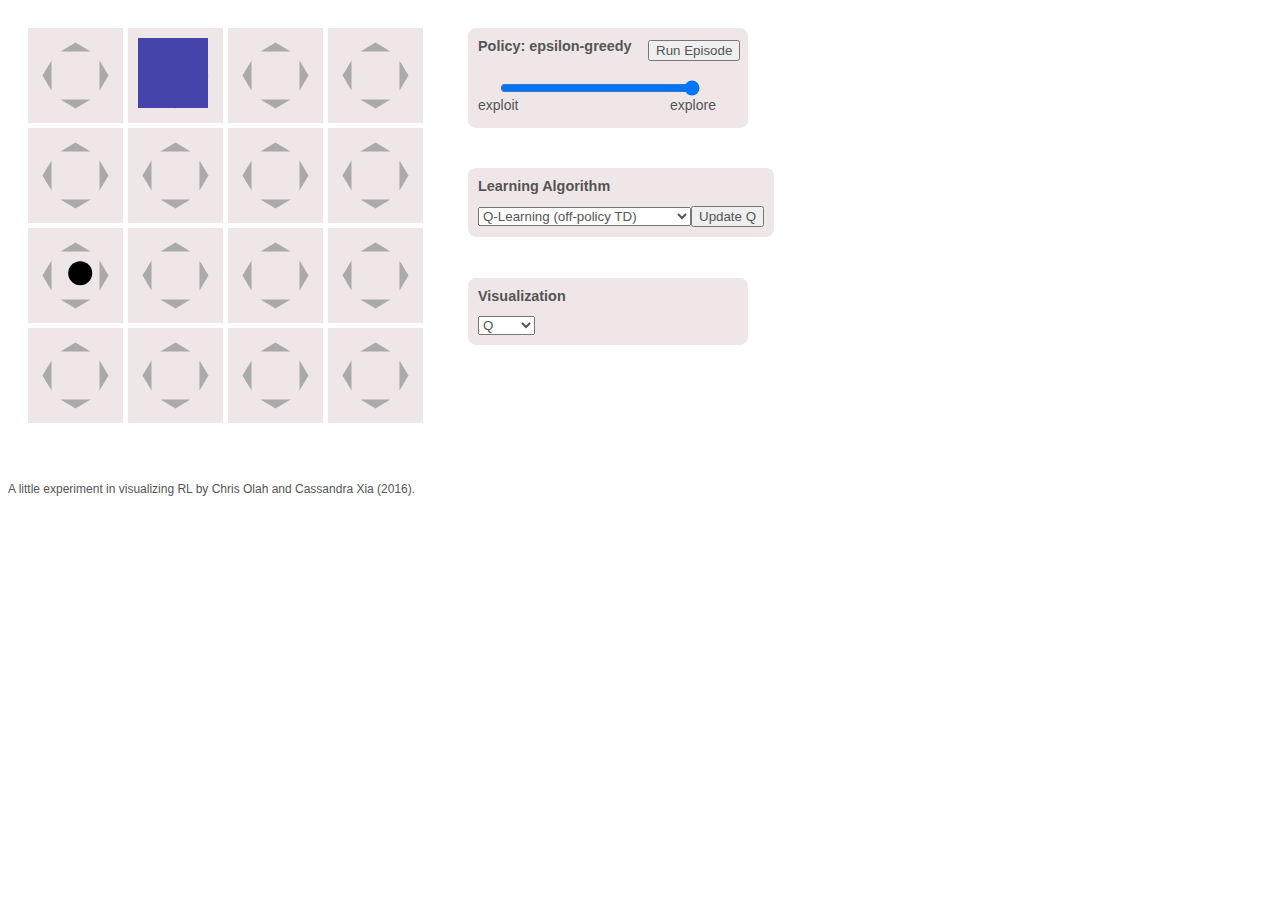
<file: vis/rl/old/index.html>
<!doctype html>
<head>
<meta charset="utf-8">
<script src="js/d3.min.js" charset="utf-8"></script>
<script src="js/underscore.js" charset="utf-8"></script>
<style>
*{
  font-family: Arial;
  color: #555;
}

.cell rect {
  fill: #efe7e7;
}
.Q .triangle {
}
.goal {
  fill: #44a;
}
.control-panel {
  position: absolute;
  background-color: #efe7e7;
  border-radius: 8px;
}
.control-panel h2 {
  margin-top: 15px;
  font-weight: bold;
  font-size: 90%;
}

.label{
  font-size: 14px;
}

.tiny{
  font-size: 12px;
}
</style>
<script type="text/x-mathjax-config">
MathJax.Hub.Config({
  tex2jax: {inlineMath: [['$','$'], ['\\(','\\)']]}
});
</script>
</head>
<body>

<script>
var margin = {top: 20, right: 20, bottom: 20, left: 20},
    width = 400,
    height = 400,
    grid_size = 4;


var outer = d3.select("body").append("div")
  .style("width", "100%")
  .style("position", "relative");

var svg = outer
    .append("svg")
        .attr("width", width + margin.left + margin.right)
        .attr("height", height + margin.top + margin.bottom);

var main = svg.append("g")
      .attr("transform", "translate(" + margin.left + "," + margin.top + ")");

var X = d3.scale.linear().domain([0, grid_size]).range([0, width]);
var Y = d3.scale.linear().domain([0, grid_size]).range([0, height]);
var S = d3.scale.linear().domain([0, grid_size]).range([0, width]);
var Qscale = d3.scale.linear().domain([0, 1]).range(["#aaa", "#22f"]);
var Pscale = d3.scale.linear().domain([0, 1]).range(["#d8d0d0", "#000"]);

var line = d3.svg.line().x(d => X(d[0])).y(d => Y(d[1]));

// environment
//==============


var grid = main.append("g").attr("class", "grid");

var cell_data = [];
_.range(grid_size).forEach( y =>
  _.range(grid_size ).forEach(x =>
    cell_data.push({x: x, y: y}) ))

var actions = [ {name: "up", x: 0, y: 1},   {name: "down", x: 0, y: -1},
                {name: "left", x: -1, y: 0}, {name: "right", x: 1, y: 0}, ];

var cell = grid.selectAll("g").data(cell_data);

cell_enter = cell.enter().append("g")
  .attr("class", d => "cell pos-" + d.x + "-" + d.y)
  .attr("transform", d => "translate(" + X(d.x) + "," + Y(d.y) + ")" );

cell_enter.append("rect").attr("class", "background")
  .attr("width", S(0.95))
  .attr("height", S(0.95));

function add_triangles_eq(g) {
  actions.forEach(a =>
    g.append("path").attr("class", "triangle " + a.name)
      .attr("transform", "translate(" + X(0.15*a.x) + "," + Y(0.15*a.y) + ")")
      .attr("d", function() {
          if (a.name == "down")  ps = [[-0.1, 0], [0, -0.15], [0.1, 0]];
          if (a.name == "up")    ps = [[-0.1, 0], [0, 0.15], [0.1, 0]];
          if (a.name == "left")  ps = [[0,-0.1], [-0.15, 0], [0, 0.1]];
          if (a.name == "right") ps = [[0,-0.1], [0.15, 0], [0, 0.1]];
          return line(ps);
        })
      );
}

function add_triangles(g) {
  actions.forEach(a =>
    g.append("path").attr("class", "triangle " + a.name)
      .attr("transform", "translate(" + X(0.18*a.x) + "," + Y(0.18*a.y) + ")")
      .attr("d", function() {
        var b = 0.06, f = 0.15, s = 0.15;
        if (a.name == "down")  ps = [[-s, -b], [0, -f], [s, -b]];
        if (a.name == "up")    ps = [[-s, b], [0, f], [s, b]];
        if (a.name == "left")  ps = [[-b,-s], [-f, 0], [-b, s]];
        if (a.name == "right") ps = [[b,-s], [f, 0], [b, s]];
          return line(ps);
        })
      );
}

Vg = cell_enter.append("g").attr("class", "V").style("display", "none")
    .attr("transform", "translate("+X(0.475)+","+Y(0.475)+")");
Vg.append("circle").attr("r", S(0.3));

Qg = cell_enter.append("g").attr("class", "Q")
    .attr("transform", "translate("+X(0.475)+","+Y(0.475)+")")
    .call(add_triangles);

Pg = cell_enter.append("g").attr("class", "P").style("display", "none")
    .attr("transform", "translate("+X(0.475)+","+Y(0.475)+")")
    .call(add_triangles);

function display() {
  displayQ();
  displayV();
  displayP();
}

function displayQ() {
  actions.forEach(a =>
    Qg.select("."+a.name).style("fill", d => Qscale(Q([d.x, d.y], a)))
  );
}

function displayV() {
  Vg.select("circle").style("fill", d => Qscale(V([d.x, d.y])));
}

function displayP(){
  //var epsilon=0.25;
  actions.forEach(a =>
    Pg.select("."+a.name).style("fill", d => {
      var s = [d.x, d.y];
      var good_as = greedy_as(s);
      if (_.contains(good_as, a)){
        return Pscale( (1- epsilon)/good_as.length + epsilon/actions.length);
      } else {
        return Pscale(epsilon/actions.length);
      }
    })
  );
}

agent_layer = grid.append("g");

goal = grid.append("rect").attr("class", "goal")
    .attr("width", S(0.7))
    .attr("height", S(0.7))
    .attr("data-x", 1)
    .attr("data-y", 0)
    .attr("transform", d => "translate(" + X(1+0.1) + "," + Y(0+0.1) + ")" );

cell.exit().remove();


// USER INTERFACE
//================

var epsilon=0.2;
var discount=0.8;

var policy_div = outer.append("div")
  .attr("class", "control-panel")
  .style("top", "20px")
  .style("left", (width+margin.left+margin.right+20)+"px")
  .append("div")
    .style("position", "relative")
    .style("width", "280px")
    .style("height", "100px")
    .style("margin", "0px")
policy_div.append("h2").text("Policy: epsilon-greedy")
  .style("position", "absolute")
  .style("left", "10px")
  .style("top", "-5px")
policy_div.append("p").text("explore")
  .attr('class', 'label')
  .style("position", "absolute")
  .style("left", "202px")
  .style("top", "55px")
policy_div.append("p").text("exploit")
  .attr('class', 'label')
  .style("position", "absolute")
  .style("left", "10px")
  .style("top", "55px")

policy_div.append("button")
    .text("Run Episode")
    .on("click", () => run_episode(epsilon_greedy_policy) )
    .style("position", "absolute")
    .style("left", "180px")
    .style("top", "12px")

policy_div.append("input")
  .attr("type", "range")
  .attr("min", 0)
  .attr("max", 1)
  .attr("step", 0.01)
  .on("mousemove", function () {epsilon=this.value; display(); })
  .style("position", "absolute")
  .style("left", "30px")
  .style("width", "200px")
  .style("top", "50px")

var learning_div = outer.append("div")
    .attr("class", "control-panel")
    .style("top", "160px")
    .style("left", (width+margin.left+margin.right+20)+"px")
    .style("padding", "10px")


learning_div.append("h2")
  .style("margin-top", "0px")
  .text("Learning Algorithm")
var vis_select = learning_div.append("select");
vis_select.append("option")
  .attr("value", "MC")
  .text("Monte-Carlo (on-policy)");
vis_select.append("option")
  .attr("value", "SARSA")
  .text("SARSA (on-policy TD)");
vis_select.append("option")
  .attr("value", "SARSA_V")
  .text("special V SARSA (on-policy TD)");
vis_select.append("option")
  .attr("value", "Q")
  .text("Q-Learning (off-policy TD)")
  .attr("selected", "selected");
vis_select.on("change", function() {
  if (this.value == "MC") {
    learning_algorithm = update_Q_MC;
  } else if (this.value == "SARSA") {
    learning_algorithm = update_Q_SARSA;
  } else if (this.value == "SARSA_V") {
    learning_algorithm = update_Q_SARSA_V;
  } else if (this.value == "Q") {
    learning_algorithm = update_Q_Q;
  }
  run_update();
});

function run_update() {
  _.range(50).forEach(() => learning_algorithm(episode_histories));
}

learning_div.append("button")
    .text("Update Q")
    .on("click", run_update);

var visualize_div = outer.append("div")
    .attr("class", "control-panel")
    .style("top", "270px")
    .style("left", (width+margin.left+margin.right+20)+"px")
    .style("padding", "10px")
    .style("width", "260px");

visualize_div.append("h2")
  .style("margin-top", "0px")
  .text("Visualization");

var vis_select = visualize_div.append("select");
vis_select.append("option").attr("value", "policy").text("policy")
vis_select.append("option").attr("value", "Q").text("Q")
  .attr("selected", "selected")
vis_select.append("option").attr("value", "V").text("V")
vis_select.on("change", function() {
  if (this.value == "policy") {
    Pg.style("display", "");
    Vg.style("display", "none");
    Qg.style("display", "none");
  } else if (this.value == "Q") {
    Pg.style("display", "none");
    Vg.style("display", "none");
    Qg.style("display", "");
  }else if (this.value == "V") {
    Pg.style("display", "none");
    Vg.style("display", "");
    Qg.style("display", "none");
  }
});

d3.select("body").append("br");
d3.select("body").append("p").text("A little experiment in visualizing RL by Chris Olah and Cassandra Xia (2016).").attr('class', 'tiny');


function randInt(n) {
  return Math.floor(n*Math.random());
}

function randSelect(l) {
  return l[randInt(l.length)];
}

function new_episode() {

  function random_agent_position(){
    var x = randInt(grid_size), y = randInt(grid_size);
    if (x == JSON.parse(goal.attr("data-x")) && y == JSON.parse(goal.attr("data-y"))) {
      return random_agent_position();
    }
    return [x,y];
  }

  var x_init, y_init;
  [x_init, y_init] = random_agent_position();
  var agent = agent_layer.append("circle").attr("class", "agent")
      .attr("r", S(0.12))
      .attr("data-x", x_init).attr("cx", X(x_init + 0.475))
      .attr("data-y", y_init).attr("cy", Y(y_init + 0.475));

  function step(a, T) {
    T = T == undefined? 1000 : T;
    //debugger
    var x = JSON.parse(agent.attr("data-x"));
    var y = JSON.parse(agent.attr("data-y"));
    var x2 = x + a.x, y2 = y + a.y;
    if (x2 == goal.attr("data-x") && y2 == goal.attr("data-y")) {
      agent
        .attr("data-x", "")
        .attr("data-y", "")
        .transition(0.6*T)
          .attr("cx", X(x2+0.475))
          .attr("cy", Y(y2+0.475))
          .remove();
      //agent.transition().delay(0.6*T)
      //  .style("display", "none"); //remove();
      goal.transition(0.4*T).delay(0.4*T).style("fill", "#ccf");
      goal.transition(0.1*T).delay(0.8*T).style("fill", "")
      return {reward: 1, end: true, state: ""};
    } else if (0 <= x2 && x2 < grid_size && 0 <= y2 && y2 < grid_size) {
      agent
        .attr("data-x", x2)
        .attr("data-y", y2)
        .transition(0.6*T)
          .attr("cx", X(x2+0.45))
          .attr("cy", Y(y2+0.45));
      return {reward: 0, end: false, state: [x2, y2] };
    } else {
      x2 = 0.3*x2 + 0.7*x;
      y2 = 0.3*y2 + 0.7*y;
      agent.transition(0.4*T).ease("bounce")
          .attr("cx", X(x2+0.45))
          .attr("cy", Y(y2+0.45));
      agent.transition(0.2*T).delay(0.2*T)
          .attr("cx", X(x+0.45))
          .attr("cy", Y(y+0.45));
      return {reward: 0, end: false, state: [x, y] };
    }

  }

  return {s0: [x_init, y_init], step: step};
}





Q_table = {};
V_table = {};

var episode_histories = [];

function run_episode(policy) {
  var history = [];
  var episode = new_episode();
  var s = episode.s0;
  var act_interval = setInterval(() => {
    var a = policy(s);
    info = episode.step(a, 300);
    history.push({state: s, action: a, reward: info.reward});
    s = info.state;
    if (info.end) {
      clearInterval(act_interval);
      episode_histories.push(history);
      run_update();
    }
  }, 500);
}

function random_policy(s) {
  return randSelect(actions);
}

function greedy_as(s) {
  var optimal_as = [];
  var max_reward = -1;
  actions.forEach(a => {
    if (Q(s,a) > max_reward) {
      max_reward = Q(s,a);
      optimal_as = [a];
    } else if (Q(s,a) == max_reward){
      optimal_as.push(a);
    }});
    return optimal_as;
}

function greedy_policy(s) {
  return randSelect(greedy_as(s));
}

function epsilon_greedy_policy(s) {
  //var epsilon = 0.25;
  if (Math.random() < epsilon) {
    return randSelect(actions);
  } else {
    return greedy_policy(s);
  }
}

function Q(s, a) {
  var v = Q_table[[s, a.name]];
  return v == undefined? 0 : v;
}

function V(s) {
  var v = V_table[[s]];
  return v == undefined? 0 : v;
}

function Qmax(s) {
  var v = -1;
  for (var i in actions) {
    var a = actions[i];
    var q = Q(s,a);
    v = v < q? q : v;
  }
  return v;
}

function update_Q_MC(histories){
  var R = 0;
  for (var n in histories){
    var history = histories[n];
    for (var i = history.length-1; i >= 0; i--) {
      var r = history[i].reward, s = history[i].state, a = history[i].action;
      var v = Q_table[[s, a.name]];
      R = discount*R + r;
      if (v == undefined) v = 0;
      Q_table[[s, a.name]] = v + 0.1*(R-v);
      var v = V(s);
      V_table[[s]] = v + 0.1*(R-v);
    }
  }
  display()
}

function update_Q_Q(histories){
  var R = 0;
  for (var n in histories){
    var history = histories[n];
    for (var i = history.length-1; i >= 0; i--) {
      var r = history[i].reward, s = history[i].state, a = history[i].action;
      if (i != history.length-1){
        R = discount*Qmax(history[i+1].state) + r;
      } else {
        R = r;
      }
      var q = Q(s,a);
      Q_table[[s, a.name]] = q + 0.1*(R-q);
      var v = V(s);
      V_table[[s]] = v + 0.1*(R-v);
    }
  }
  display()
}

function update_Q_SARSA(histories){
  var R = 0;
  for (var n in histories){
    var history = histories[n];
    for (var i = history.length-1; i >= 0; i--) {
      var r = history[i].reward, s = history[i].state, a = history[i].action;
      var v = Q_table[[s, a.name]];
      if (i != history.length-1){
        R = discount*Q(history[i+1].state, history[i+1].action) + r;
      } else {
        R = r;
      }
      if (v == undefined) v = 0;
      Q_table[[s, a.name]] = v + 0.1*(R-v);
      var v = V(s);
      V_table[[s]] = v + 0.1*(R-v);
    }
  }
  display()
}

function update_Q_SARSA_V(histories){
  var R = 0;
  for (var n in histories){
    var history = histories[n];
    for (var i = history.length-1; i >= 0; i--) {
      var r = history[i].reward, s = history[i].state, a = history[i].action;
      var q = Q(s,a);
      var v = 0;
      if (i != history.length-1){
        v = V(history[i+1].state);
        R = discount*v + r;
      } else {
        R = r;
      }
      Q_table[[s, a.name]] = q + 0.1*(R-q);
      v = V(s);
      V_table[[s]] = v + 0.1*(R-v);
    }
  }
  display()
}

var learning_algorithm = update_Q_Q;

display();
run_episode(epsilon_greedy_policy);

/*var circle = svg.selectAll("circle")
    .data([32, 57, 293], function(d) { return d; });

circle.enter().append("circle")
    .attr("cy", 60)
    .attr("cx", function(d, i) { return i * 100 + 30; })
    .attr("r", function(d) { return Math.sqrt(d); });

circle.exit().remove();*/

</script>
</body>
</html>
</file>
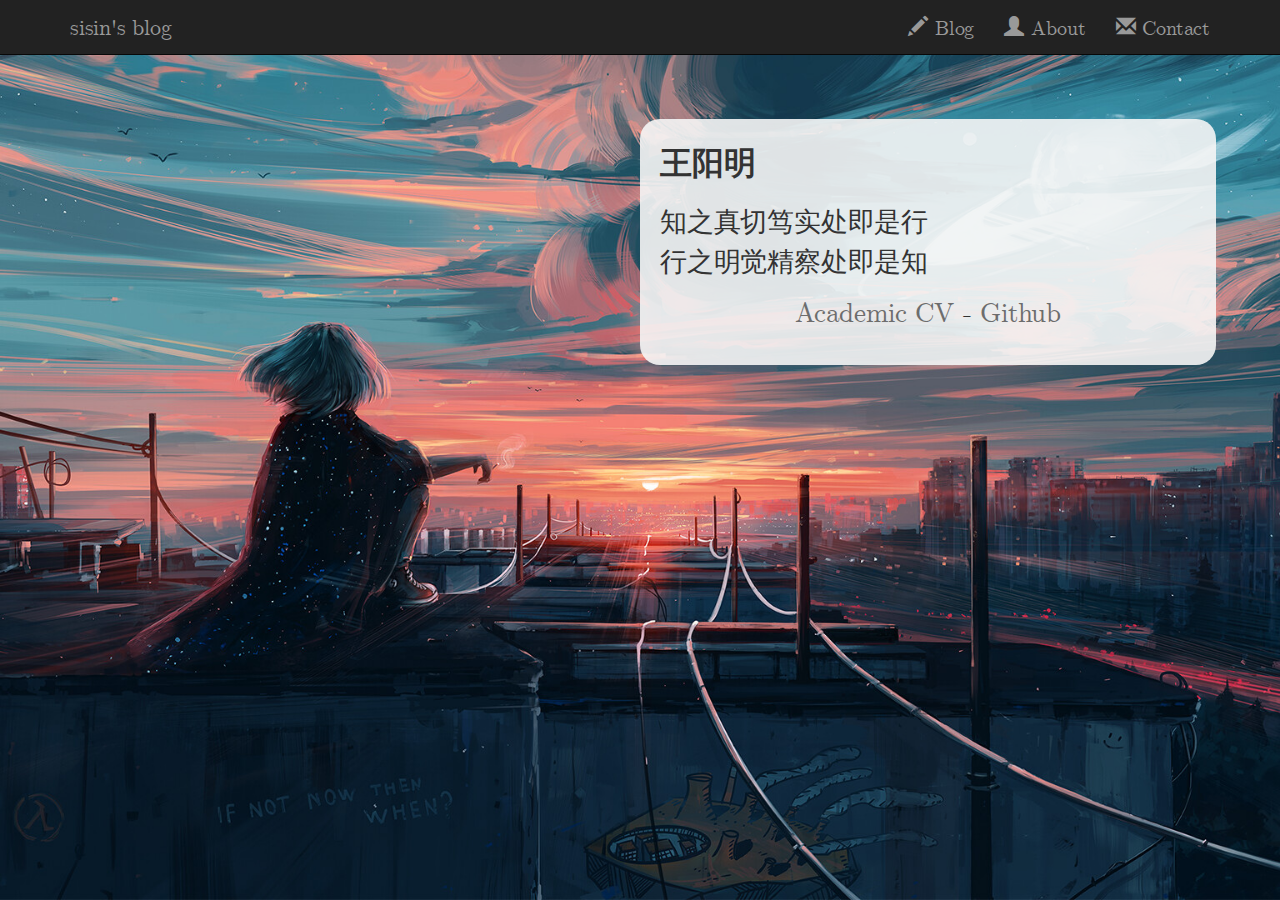
<file: about.html>
<?xml version="1.0" encoding="UTF-8" ?>
<!DOCTYPE html PUBLIC "-//W3C//DTD XHTML 1.0 Strict//EN" "http://www.w3.org/TR/xhtml1/DTD/xhtml1-strict.dtd">
<html xmlns="http://www.w3.org/1999/xhtml" xml:lang="zh-cmn-Hans" lang="zh-cmn-Hans">
    
    <head>
        <meta http-equiv="Content-Type" content="text/html; charset=UTF-8" />
        <title>About Me - sisin's blog</title>
        
        <link rel="stylesheet" href="./fonts/Serif/cmun-serif.css" />
        <link rel="stylesheet" href="./fonts/Serif-Slanted/cmun-serif-slanted.css" />

        <!--BOOTSTRAP-->
        <link href="./bootstrap/css/bootstrap.min.css" rel="stylesheet">
        <!--mobile first-->
        <meta name="viewport" content="width=device-width, initial-scale=1.0">

        <!--removed html from url but still is html-->
        <meta http-equiv="Content-Type" content="text/html; charset=UTF-8" />

        <!--font awesome-->
        <link href="//netdna.bootstrapcdn.com/font-awesome/4.0.3/css/font-awesome.css" rel="stylesheet">

        <!--fonts: allan & cardo-->
        <link href="http://fonts.googleapis.com/css?family=Droid+Serif" rel="stylesheet" type="text/css">
        <link href="http://fonts.googleapis.com/css?family=Droid+Sans" rel="stylesheet" type="text/css">

        <link href="./css/sticky-footer-navbar.css" rel="stylesheet">

        <link href="./css/default.css" rel="stylesheet">

        <link href="./css/bootstrap-carousel.css" rel="stylesheet">


        <link href="./css/inlineDisqussions.css" rel="stylesheet">

        <!--Highlight-->
        <link href="./highlight/styles/github.css" rel="stylesheet">
        
        <link href="./favicon.ico" rel="shortcut icon" />

<script>
  (function(i,s,o,g,r,a,m){i['GoogleAnalyticsObject']=r;i[r]=i[r]||function(){
  (i[r].q=i[r].q||[]).push(arguments)},i[r].l=1*new Date();a=s.createElement(o),
  m=s.getElementsByTagName(o)[0];a.async=1;a.src=g;m.parentNode.insertBefore(a,m)
  })(window,document,'script','//www.google-analytics.com/analytics.js','ga');

  ga('create', 'UA-139527579-1', 'sisinhuang.github.io');
  ga('require', 'linkid', 'linkid.js');
  ga('require', 'displayfeatures');
  ga('send', 'pageview');

</script>

<style>

.profile {
    background-color:rgba(245,245,245,.9);
    width:45%;
    margin-left:50%;
    margin-top:5%;
    padding:20px;
    border-radius: 20px;
}

.profile h2 {
    margin-top: 10px;
    font-size: 175%;
}

.profile p {
    font-size: 150%;
}


</style>


    </head>

    <body style="background: #ffffff url('images/far_from_tomorrow.jpg') no-repeat center center fixed;-moz-background-size:cover;-webkit-background-size:cover;-o-background-size:cover;background-size:cover; min-width: 394px;">
        <div id="wrap">
            <nav class="navbar navbar-inverse navbar-static-top" role="navigation">
                <div class="container">
                    <!--Toggle header for mobile-->
                    <div class="navbar-header">
                        <button type="button" class="navbar-toggle" data-toggle="collapse" data-target=".navbar-collapse">
                            <span class="sr-only">Toggle navigation</span>
                            <span class="icon-bar"></span>
                            <span class="icon-bar"></span>
                            <span class="icon-bar"></span>
                        </button>
                        <a class="navbar-brand active" href="./" id="home">sisin's blog</a>
                    </div>
                    <!--normal header-->
                    <div class="navbar-collapse collapse">
                        <ul class="nav navbar-nav navbar-right">
                            <li><a href="./"><span class="glyphicon glyphicon-pencil"></span>  Blog</a></li>
                            <li><a href="./about.html"><span class="glyphicon glyphicon-user"></span>  About</a></li>
                            <li><a href="./contact.html"><span class="glyphicon glyphicon-envelope"></span>  Contact</a></li>
                        </ul>
                    </div><!--/.nav-collapse -->
                </div>
            </nav>

          

            <div class="profile">
                <h2 >王阳明</h2>

                <p>知之真切笃实处即是行<br>
    行之明觉精察处即是知</p>

                <p style="text-align:center;"><a href="">Academic CV</a> - <a href="https://github.com/SisinHuang/">Github</a></p>

            </div>


            <div class="col-md-4" id="toc-wrapper">
            </div>

        </div>

    <!-- jQuery-->
    <script src="https://ajax.googleapis.com/ajax/libs/jquery/1.11.0/jquery.min.js"></script>
    <script src="http://code.jquery.com/jquery-1.10.1.min.js"></script>

    <script src="./bootstrap/js/bootstrap.min.js"></script>

    <script src="./highlight/highlight.pack.js"></script>
    <script>hljs.initHighlightingOnLoad();</script>

    <script src="./js/footnotes.js"></script>
    <script src="./js/bootstrap-carousel.js"></script>
    <script src="./js/inlineDisqussions.js"></script>
    <script src="./js/toc.js"></script>


    <script type="text/javascript" src="http://cdn.mathjax.org/mathjax/latest/MathJax.js?config=TeX-AMS-MML_HTMLorMML"></script>

    <noscript>Enable JavaScript for footnotes, Disqus comments, and other cool stuff.</noscript>

    </body>

</html>
</file>
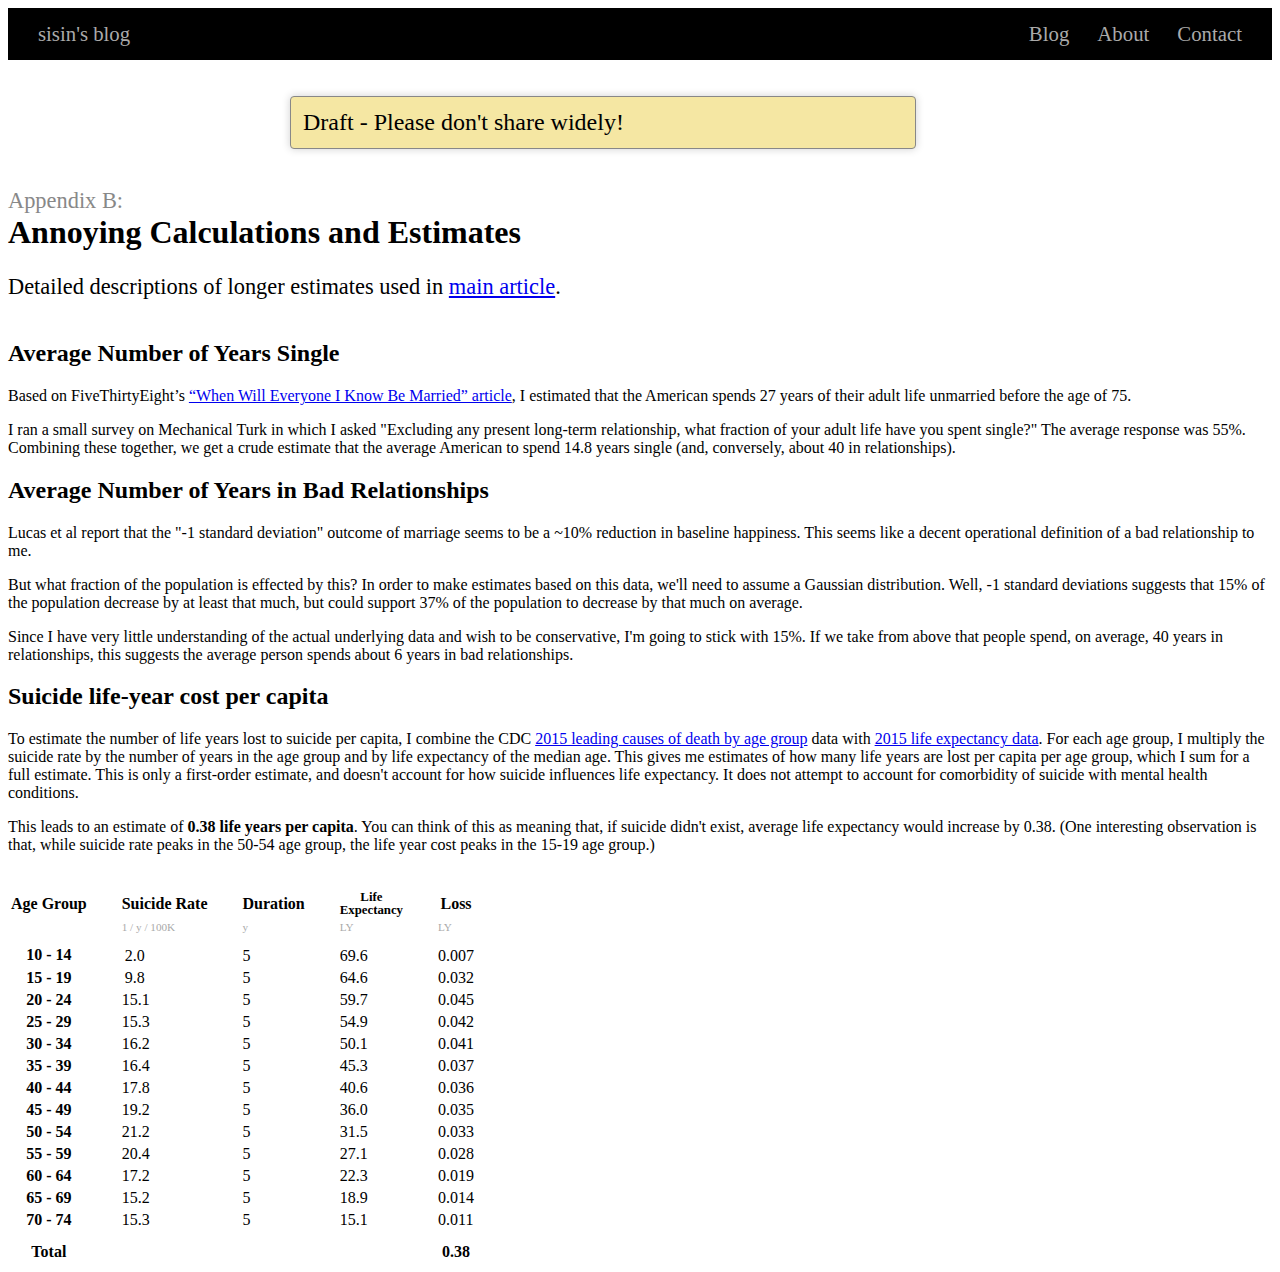
<file: posts/romance-cause-area/calculations.html>
<head>
  <meta charset="utf-8">
  <meta name="viewport" content="width=1024">
  <script src="https://distill.pub/template.v2.js"></script>
  <link rel="stylesheet" href="index.css">
  <title>Appendix - Romantic Suboptimality</title>
</head>
<body>
  <nav class="navbar">
    <div style="padding-left: 30px;"> <a href="/">sisin's blog</a> </div>
    <div style="flex-grow: 1;"></div>
    <div> <a href="/">Blog</a> </div>
    <div> <a href="/about.html">About</a> </div>
    <div style="padding-right: 30px;"> <a href="/contact.html">Contact</a> </div>
  </nav>
  <br>


  <d-front-matter>
    <script type="text/json">{
    "title": "",
    "description": "",
    "authors": [
      {
        "author": "Chris Olah",
        "authorURL": "https://sisinhuang.github.io/",
        "affiliation": "",
        "affiliationURL": ""
      }
    ]
    }</script>
  </d-front-matter>

<br>
  <div style="width: 600px; margin-left: calc( calc(100% - 700px) / 2);" class="warn-box">Draft - Please don't share widely!</div>
  <br>


  <d-title>

    <h1 >
      <div style="font-size:70%; color: #888; font-weight: normal;">Appendix B:</div>
       Annoying Calculations and Estimates</h1>
    <p style="font-size: 1.4rem; margin-bottom: 40px;">
      Detailed descriptions of longer estimates used in <a href="index.html">main article</a>.
    </p>
  </d-title>

<d-byline  style="display: none;"></d-byline>

<d-article>


  </div>





        <h2>Average Number of Years Single</h2>

        <p>
          Based on FiveThirtyEight’s <a href="https://fivethirtyeight.com/features/when-will-everyone-i-know-be-married/">“When Will Everyone I Know Be Married” article</a>,
          I estimated that the American spends 27 years of their adult life unmarried before the age of 75.
        </p>
        <p>
          I ran a small survey on Mechanical Turk in which I asked
          "Excluding any present long-term relationship, what fraction of your adult life have you spent single?"
          The average response was 55%.
          Combining these together, we get a crude estimate that the average American to spend 14.8 years single
          (and, conversely, about 40 in relationships).
        </p>


        <h2>Average Number of Years in Bad Relationships</h2>

        <p>
          Lucas et al <d-cite key="lucas2003reexamining"></d-cite> report that the "-1 standard deviation"
          outcome of marriage seems to be a ~10% reduction in baseline happiness.
          This seems like a decent operational definition of a bad relationship to me.
        </p>

        <p>
          But what fraction of the population is effected by this?
          In order to make estimates based on this data, we'll need to assume a Gaussian distribution.
          Well, -1 standard deviations suggests that 15% of the population decrease by at least that much,
          but could support 37% of the population to decrease by that much on average.
        </p>

        <p>
          Since I have very little understanding of the actual underlying data and wish to be conservative,
          I'm going to stick with 15%.
          If we take from above that people spend, on average, 40 years in relationships,
          this suggests the average person spends about 6 years in bad relationships.
        </p>


        <h2>Suicide life-year cost per capita</h2>

        <p>
          To estimate the number of life years lost to suicide per capita,
          I combine the CDC
          <a href="https://www.cdc.gov/nchs/data/dvs/LCWK1_2015.pdf">2015 leading causes of death by age group</a>
          data with <a href="https://www.ssa.gov/oact/STATS/table4c6.html">2015 life expectancy data</a>.
          For each age group, I multiply the suicide rate by the number of years in the age group and by life expectancy of the median age.
          This gives me estimates of how many life years are lost per capita per age group, which I sum for a full estimate.
          This is only a first-order estimate, and doesn't account for how suicide influences life expectancy.
          It does not attempt to account for comorbidity of suicide with mental health conditions.
        </p>

        <p>
          This leads to an estimate of <b>0.38 life years per capita</b>.
          You can think of this as meaning that, if suicide didn't exist, average life expectancy would increase by 0.38.
          (One interesting observation is that, while suicide rate peaks in the 50-54 age group,
          the life year cost peaks in the 15-19 age group.)
        </p>


        <br>

        <style>
          th, td {
            padding-right: 32px;
          }
          .pad-above td, .pad-above th {
            padding-top: 6px;
          }
          .pad-below td, .pad-below th {
            padding-bottom: 6px;
          }
        </style>

        <div class="padded-figure">
        <table>
          <tr>
            <th>Age Group</th>
            <th>Suicide Rate</th>
            <th>Duration</th>
            <th style="font-size: 80%; line-height: 100%;">Life<br> Expectancy</th>
            <th>Loss</th>
          </tr>

          <tr class="pad-below" style="color: #AAA;  border-bottom: solid 1px #EEE; font-size: 70%;">
            <td></td>
            <td>1 / y / 100K</td>
            <td>y</td>
            <td>LY</td>
            <td>LY</td>
          </tr>

          <tr class="pad-above">
            <th style="padding-top: 4px;">10 - 14</th>
            <td style="padding-left: 4px;">2.0</td>
            <td>5</td>
            <td>69.6</td>
            <td>0.007</td>
          </tr>

          <tr>  <th>15 - 19</th>  <td style="padding-left: 4px;">9.8</td>  <td>5</td>  <td>64.6</td>  <td>0.032</td>  </tr>
          <tr>  <th>20 - 24</th>  <td>15.1</td>  <td>5</td>  <td>59.7</td>  <td>0.045</td>  </tr>
          <tr>  <th>25 - 29</th>  <td>15.3</td>  <td>5</td>  <td>54.9</td>  <td>0.042</td>  </tr>
          <tr>  <th>30 - 34</th>  <td>16.2</td>  <td>5</td>  <td>50.1</td>  <td>0.041</td>  </tr>
          <tr>  <th>35 - 39</th>  <td>16.4</td>  <td>5</td>  <td>45.3</td>  <td>0.037</td>  </tr>
          <tr>  <th>40 - 44</th>  <td>17.8</td>  <td>5</td>  <td>40.6</td>  <td>0.036</td>  </tr>
          <tr>  <th>45 - 49</th>  <td>19.2</td>  <td>5</td>  <td>36.0</td>  <td>0.035</td>  </tr>
          <tr>  <th>50 - 54</th>  <td>21.2</td>  <td>5</td>  <td>31.5</td>  <td>0.033</td>  </tr>
          <tr>  <th>55 - 59</th>  <td>20.4</td>  <td>5</td>  <td>27.1</td>  <td>0.028</td>  </tr>
          <tr>  <th>60 - 64</th>  <td>17.2</td>  <td>5</td>  <td>22.3</td>  <td>0.019</td>  </tr>
          <tr>  <th>65 - 69</th>  <td>15.2</td>  <td>5</td>  <td>18.9</td>  <td>0.014</td>  </tr>
          <tr class="pad-below">
            <th>70 - 74</th>
            <td>15.3</td>
            <td>5</td>
            <td>15.1</td>
            <td>0.011</td>
          </tr>

          <tr class="pad-above" style="border-top: solid 1px #EEE; ">
            <th>Total</th>
            <td></td>
            <td></td>
            <td></td>
            <th>0.38</th>
          </tr>
        </table>
      </div>



</d-article>

<d-appendix></d-appendix>
<d-bibliography src="bibliography.bib"></d-bibliography>
</file>
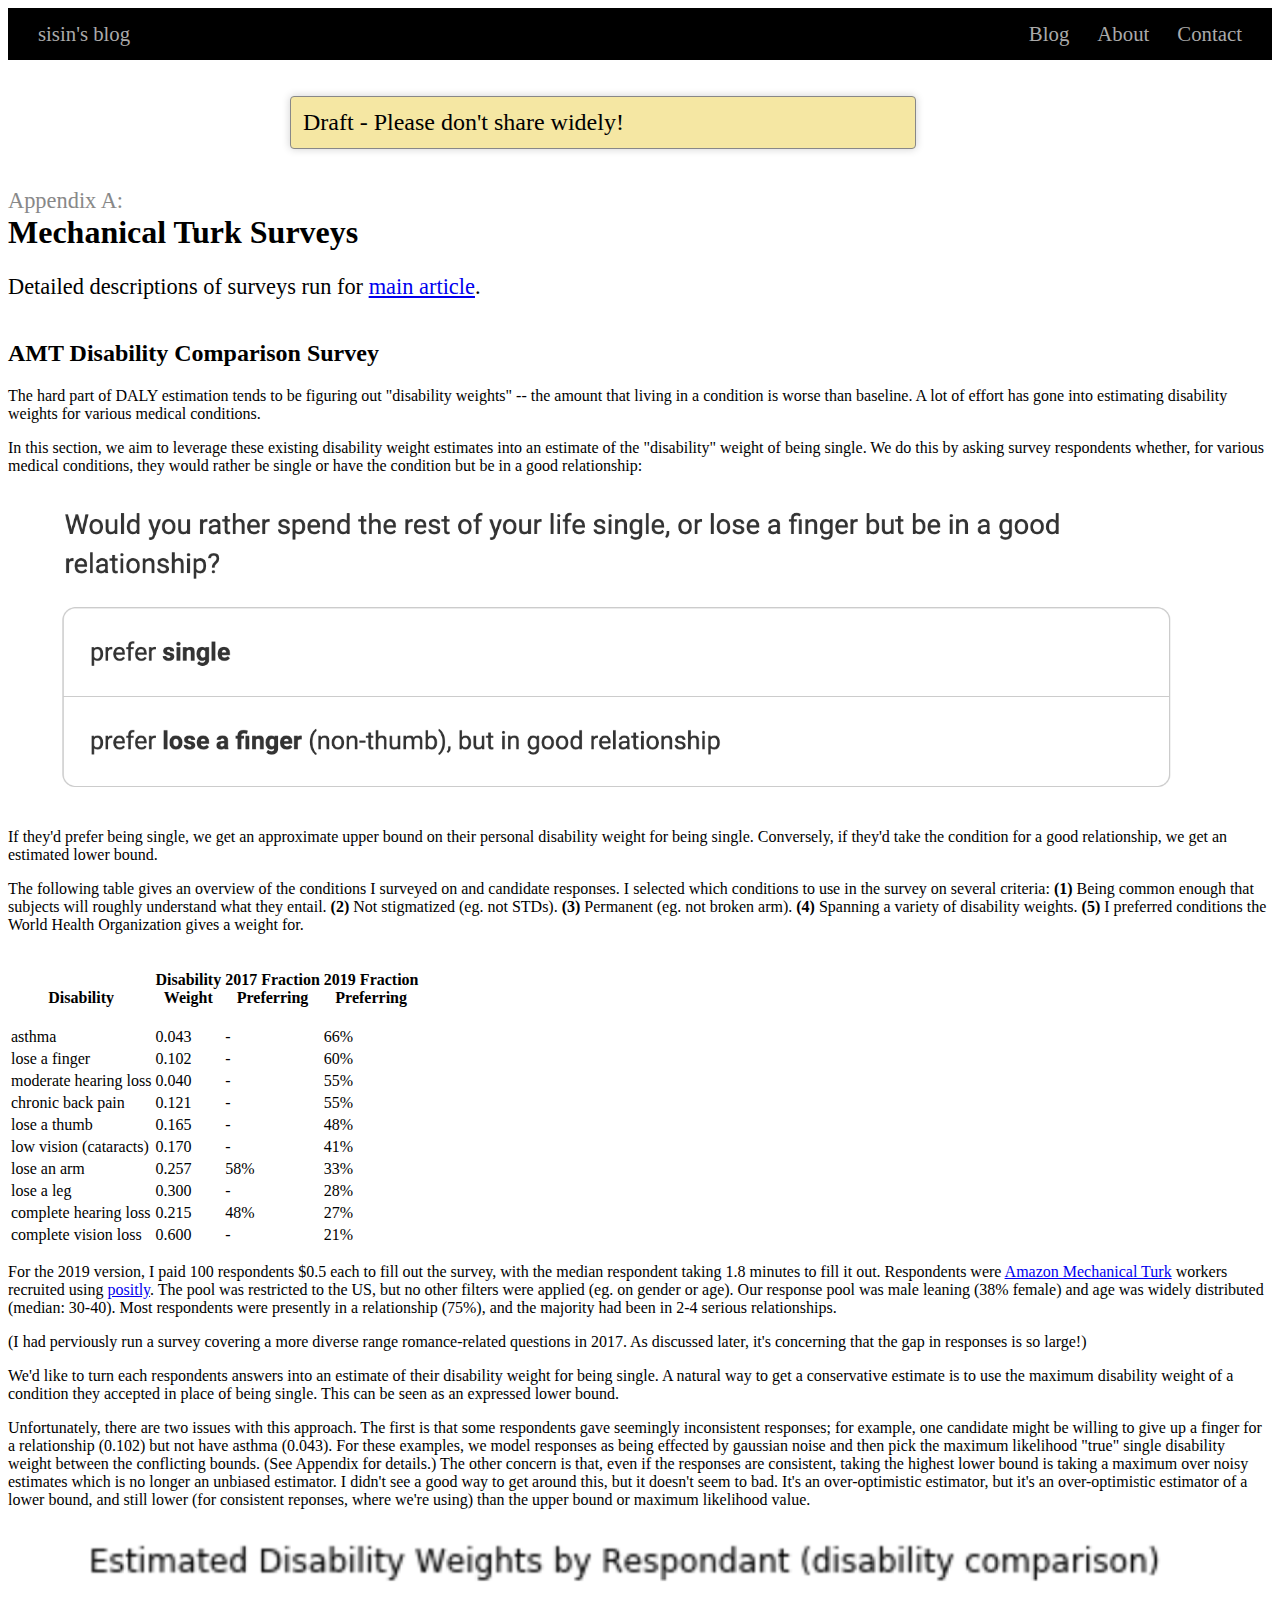
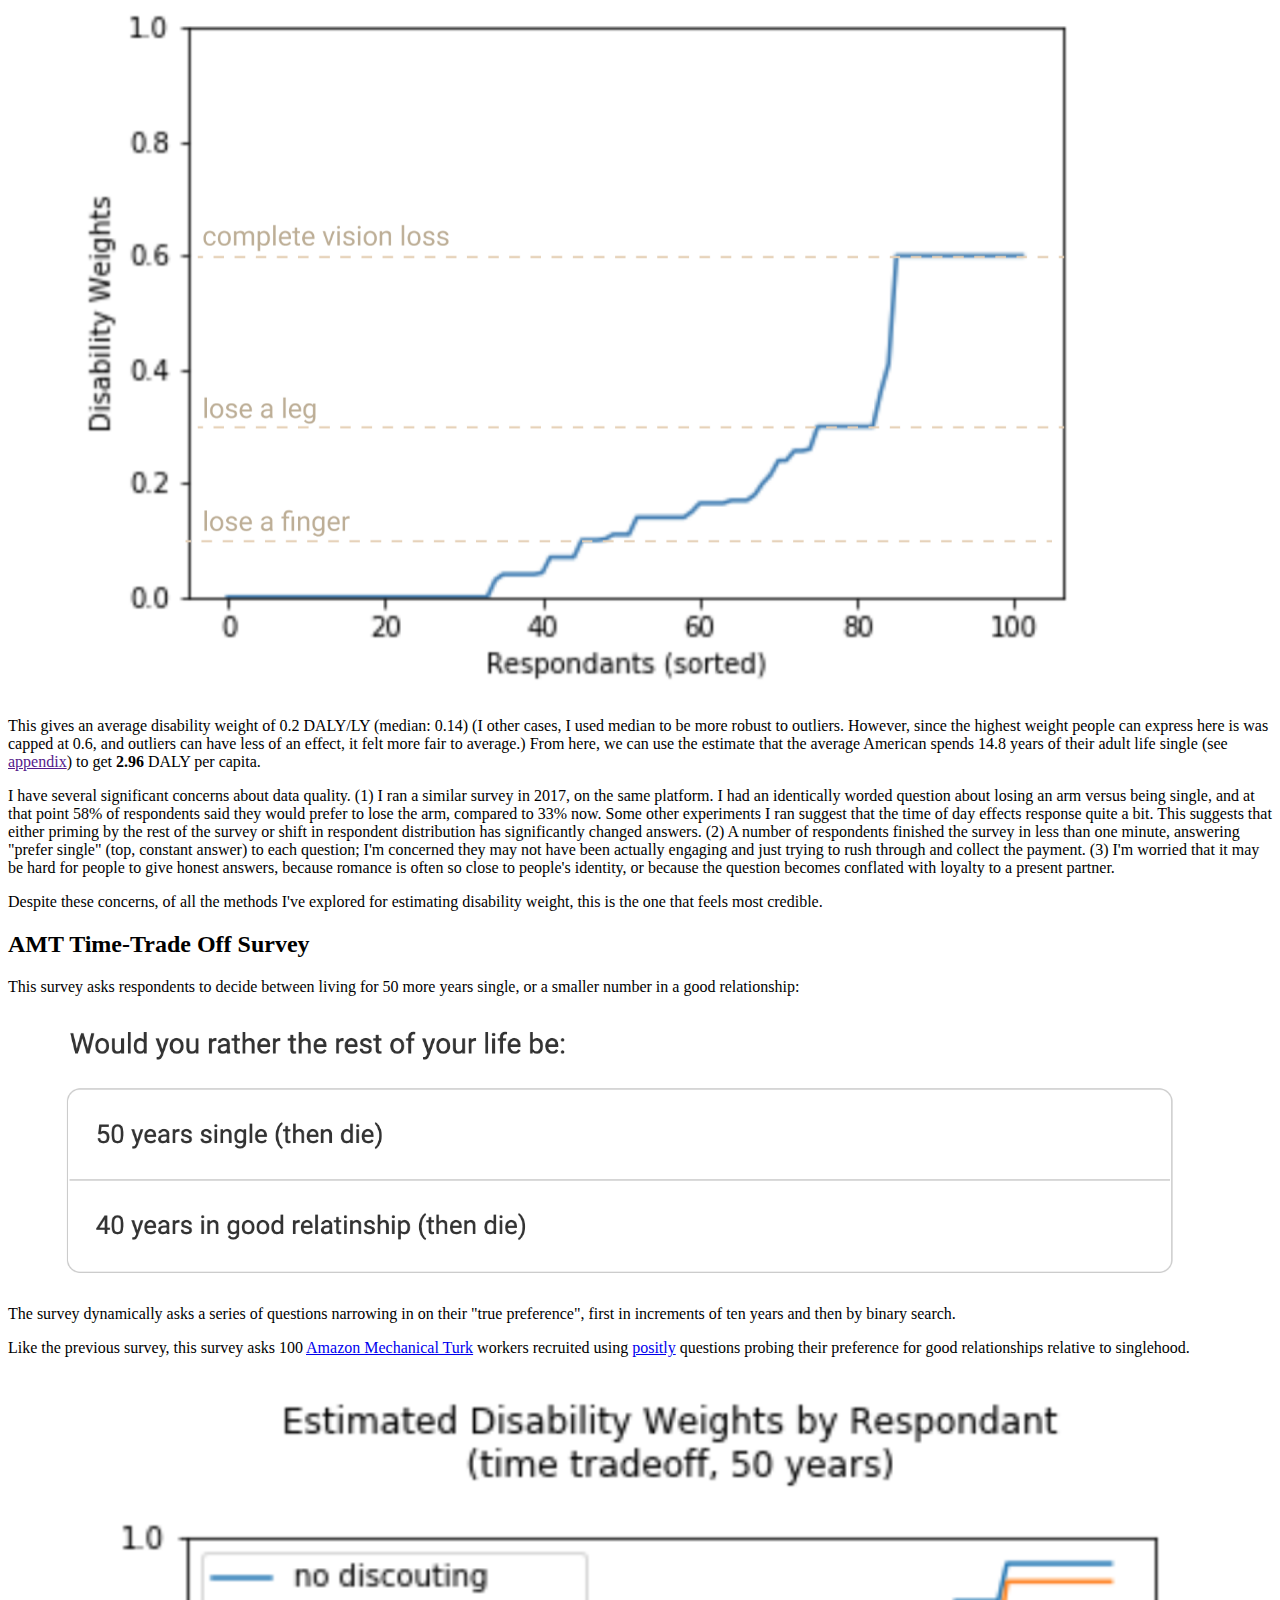
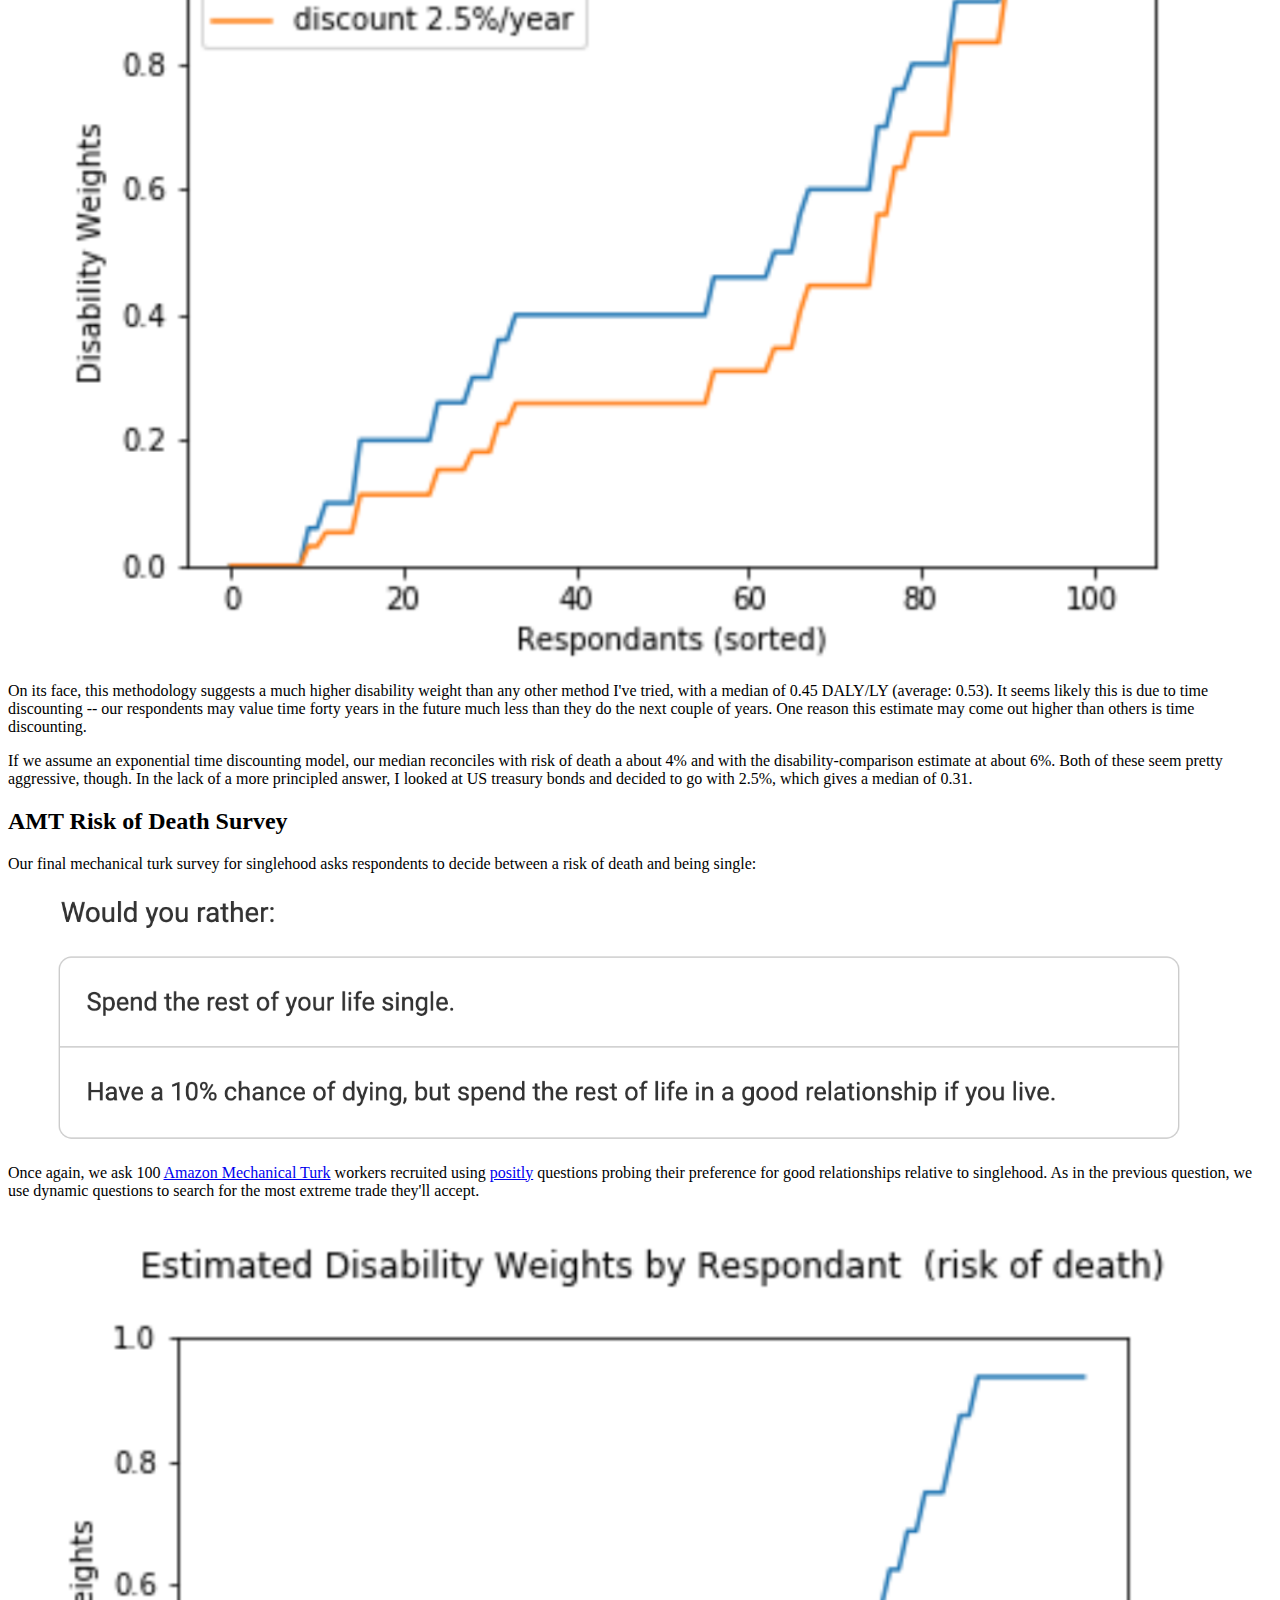
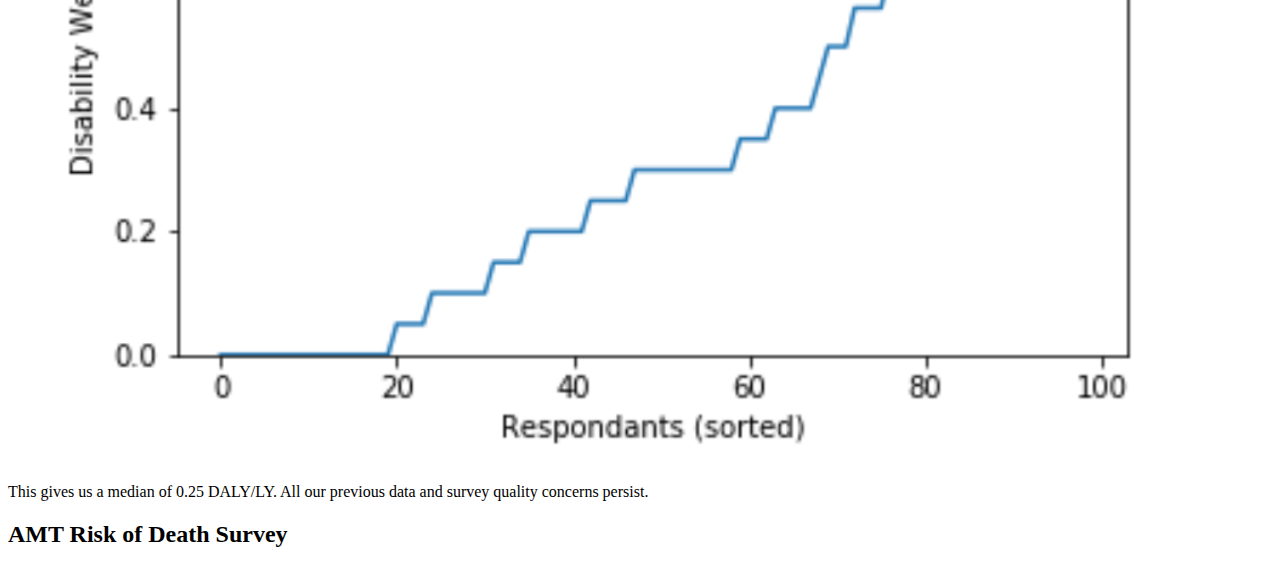
<file: posts/romance-cause-area/mechanical-turk.html>
<head>
  <meta charset="utf-8">
  <meta name="viewport" content="width=1024">
  <script src="https://distill.pub/template.v2.js"></script>
  <link rel="stylesheet" href="index.css">
  <title>Appendix - Romantic Suboptimality</title>
</head>
<body>
  <nav class="navbar">
    <div style="padding-left: 30px;"> <a href="/">sisin's blog</a> </div>
    <div style="flex-grow: 1;"></div>
    <div> <a href="/">Blog</a> </div>
    <div> <a href="/about.html">About</a> </div>
    <div style="padding-right: 30px;"> <a href="/contact.html">Contact</a> </div>
  </nav>
  <br>


  <d-front-matter>
    <script type="text/json">{
    "title": "",
    "description": "",
    "authors": [
      {
        "author": "Chris Olah",
        "authorURL": "https://sisinhuang.github.io/",
        "affiliation": "",
        "affiliationURL": ""
      }
    ]
    }</script>
  </d-front-matter>

<br>
  <div style="width: 600px; margin-left: calc( calc(100% - 700px) / 2);" class="warn-box">Draft - Please don't share widely!</div>
  <br>


  <d-title>

    <h1 >
      <div style="font-size:70%; color: #888; font-weight: normal;">Appendix A:</div>
       Mechanical Turk Surveys</h1>
    <p style="font-size: 1.4rem; margin-bottom: 40px;">
      Detailed descriptions of surveys run for <a href="index.html">main article</a>.
    </p>
  </d-title>

<d-byline  style="display: none;"></d-byline>

<d-article>


  </div>




    <h2>AMT Disability Comparison Survey</h2>

    <p>
      The hard part of DALY estimation tends to be figuring out "disability weights"
      -- the amount that living in a condition is worse than baseline.
      A lot of effort has gone into estimating disability weights for various medical conditions.
    </p>

    <p>
      In this section, we aim to leverage these existing disability weight estimates
      into an estimate of the "disability" weight of being single.
      We do this by asking survey respondents whether, for various medical conditions, they would rather be single or have the condition but be in a good relationship:
    </p>

    <d-figure class="img-figure">
      <img style="width: 90%;" src="img/DisabilityComparisonQuestion.png" >
    </d-figure>

    <p>
      If they'd prefer being single, we get an approximate upper bound on their personal disability weight for being single.
      Conversely, if they'd take the condition for a good relationship, we get an estimated lower bound.
    </p>

    <p>
      The following table gives an overview of the conditions I surveyed on and candidate responses.
      I selected which conditions to use in the survey on several criteria:
      <b>(1)</b> Being common enough that subjects will roughly understand what they entail.
      <b>(2)</b> Not stigmatized (eg. not STDs).
      <b>(3)</b> Permanent (eg. not broken arm).
      <b>(4)</b> Spanning a variety of disability weights.
      <b>(5)</b> I preferred conditions the World Health Organization gives a weight for.
    </p>


  <d-figure class="img-figure">
  <table>
  <tr style="border-bottom: 1px solid #DDD;">   <th style="padding-bottom: 4px;"><br>Disability</th>             <th style="padding-bottom: 4px;">Disability<br>Weight</th>   <th style="padding-bottom: 4px;">2017 Fraction<br>Preferring</th>    <th style="padding-bottom: 4px;">2019 Fraction<br>Preferring</th>  </tr>
  <tr style="width: 100%; height:12px;"></tr>
  <tr>   <td>asthma</td>                 <td>0.043</td>    <td> - </td>   <td>66%</td>    </tr>
  <tr>   <td>lose a finger</td>          <td>0.102</td>    <td> - </td>   <td>60%</td>    </tr>
  <tr>   <td>moderate hearing loss</td>  <td>0.040</td>    <td> - </td>   <td>55%</td>    </tr>
  <tr>   <td>chronic back pain</td>      <td>0.121</td>    <td> - </td>   <td>55%</td>    </tr>
  <tr>   <td>lose a thumb</td>           <td>0.165</td>    <td> - </td>   <td>48%</td>    </tr>
  <tr>   <td>low vision (cataracts)</td> <td>0.170</td>    <td> - </td>   <td>41%</td>    </tr>
  <tr>   <td>lose an arm</td>            <td>0.257</td>    <td>58%</td>   <td>33%</td>    </tr>
  <tr>   <td>lose a leg</td>             <td>0.300</td>    <td> - </td>   <td>28%</td>    </tr>
  <tr>   <td>complete hearing loss</td>  <td>0.215</td>    <td>48%</td>   <td>27%</td>    </tr>
  <tr>   <td>complete vision loss</td>   <td>0.600</td>    <td> - </td>   <td>21%</td>    </tr>

  </table>
  </d-figure>

  <p>
    For the 2019 version, I paid 100 respondents $0.5 each to fill out the survey, with the median respondent taking 1.8 minutes to fill it out.
    Respondents were <a href="https://www.mturk.com/">Amazon Mechanical Turk</a> workers recruited using <a href="https://www.positly.com/">positly</a>.
    The pool was restricted to the US, but no other filters were applied (eg. on gender or age).
    Our response pool was male leaning (38% female)
    and age was widely distributed (median: 30-40).
    Most respondents were presently in a relationship (75%),
    and the majority had been in 2-4 serious relationships.
  </p>

  <p>
    (I had perviously run a survey covering a more diverse range romance-related questions in 2017. As discussed later, it's concerning that the gap in responses is so large!)
  </p>

  <p>
    We'd like to turn each respondents answers into an estimate of their disability weight for being single.
    A natural way to get a conservative estimate is to use the maximum disability weight of a condition they accepted in place of being single.
    This can be seen as an expressed lower bound.
  </p>

  <p>
    Unfortunately, there are two issues with this approach.

    The first is that some respondents gave seemingly inconsistent responses;
    for example, one candidate might be willing to give up a finger for a relationship (0.102) but not have asthma (0.043).
    For these examples, we model responses as being effected by gaussian noise and then pick the maximum likelihood "true" single disability weight between the conflicting bounds.
    (See Appendix for details.)

    The other concern is that, even if the responses are consistent, taking the highest lower bound is taking a maximum over noisy estimates which is no longer an unbiased estimator.
    I didn't see a good way to get around this, but it doesn't seem to bad.
    It's an over-optimistic estimator, but it's an over-optimistic estimator of a lower bound, and still lower (for consistent reponses, where we're using) than the upper bound or maximum likelihood value.


  </p>

  <d-figure class="img-figure">
    <img style="width: 90%;" src="img/DisabilityComparisonEstimates.png" >
  </d-figure>

  <p>
    This gives an average disability weight of 0.2 DALY/LY (median: 0.14)
    (I other cases, I used median to be more robust to outliers. However, since the highest weight people can express here is was capped at 0.6,
    and outliers can have less of an effect, it felt more fair to average.)
    From here, we can use the estimate that the average American spends 14.8 years of their adult life single (see <a href="">appendix</a>)
    to get <b>2.96</b> DALY per capita.
  </p>

  <p>
    I have several significant concerns about data quality.

    (1) I ran a similar survey in 2017, on the same platform.
    I had an identically worded question about losing an arm versus being single,
    and at that point 58% of respondents said they would prefer to lose the arm, compared to 33% now.
    Some other experiments I ran suggest that the time of day effects response quite a bit.
    This suggests that either priming by the rest of the survey or shift in respondent distribution has significantly changed answers.

    (2) A number of respondents finished the survey in less than one minute, answering "prefer single" (top, constant answer) to each question;
    I'm concerned they may not have been actually engaging and just trying to rush through and collect the payment.

    (3) I'm worried that it may be hard for people to give honest answers,
    because romance is often so close to people's identity,
    or because the question becomes conflated with loyalty to a present partner.
  </p>

  <p>
    Despite these concerns, of all the methods I've explored for estimating disability weight, this is the one that feels most credible.
  </p>


    <h2>AMT Time-Trade Off Survey</h2>

    <p>
      This survey asks respondents to decide between living for 50 more years single,
      or a smaller number in a good relationship:
    </p>

    <d-figure class="img-figure">
      <img style="width: 90%;" src="img/TimeTradeoffQuestion.png" >
    </d-figure>

    <p>
      The survey dynamically asks a series of questions narrowing in on their "true preference",
      first in increments of ten years and then by binary
      search.

    </p>

    <p>
      Like the previous survey, this survey asks 100 <a href="https://www.mturk.com/">Amazon Mechanical Turk</a>
      workers recruited using <a href="https://www.positly.com/">positly</a>
      questions probing their preference for good relationships relative to singlehood.
    </p>

    <d-figure class="img-figure">
      <img style="width: 90%;" src="img/TimeTradeoffEstimates.png" >
    </d-figure>

    <p>
      On its face, this methodology suggests a much higher disability weight than any other method I've tried,
      with a median of 0.45 DALY/LY (average: 0.53).
      It seems likely this is due to time discounting --
      our respondents may value time forty years in the future much less than they do the next couple of years.
      One reason this estimate may come out higher than others is time discounting.
    </p>

    <p>
      If we assume an exponential time discounting model,
      our median reconciles with risk of death a about 4% and with the disability-comparison estimate at about 6%.
      Both of these seem pretty aggressive, though.
      In the lack of a more principled answer, I looked at US treasury bonds and decided to go with 2.5%,
      which gives a median of 0.31.
    </p>

    <h2>AMT Risk of Death Survey</h2>

    <p>
      Our final mechanical turk survey for singlehood asks respondents to decide
      between a risk of death and being single:
    </p>

    <d-figure class="img-figure">
      <img style="width: 90%;" src="img/RiskOfDeathQuestion.png" >
    </d-figure>

    <p>
      Once again, we ask 100 <a href="https://www.mturk.com/">Amazon Mechanical Turk</a>
      workers recruited using <a href="https://www.positly.com/">positly</a>
      questions probing their preference for good relationships relative to singlehood.
      As in the previous question, we use dynamic questions to search for the most extreme trade they'll accept.
    </p>

    <d-figure class="img-figure">
      <img style="width: 90%;" src="img/RiskOfDeathEstimates.png" >
    </d-figure>

    <p>
      This gives us a median of 0.25 DALY/LY.
      All our previous data and survey quality concerns persist.
    </p>

    <h2>AMT Risk of Death Survey</h2>


</d-article>

<d-appendix></d-appendix>
<d-bibliography src="bibliography.bib"></d-bibliography>
</file>
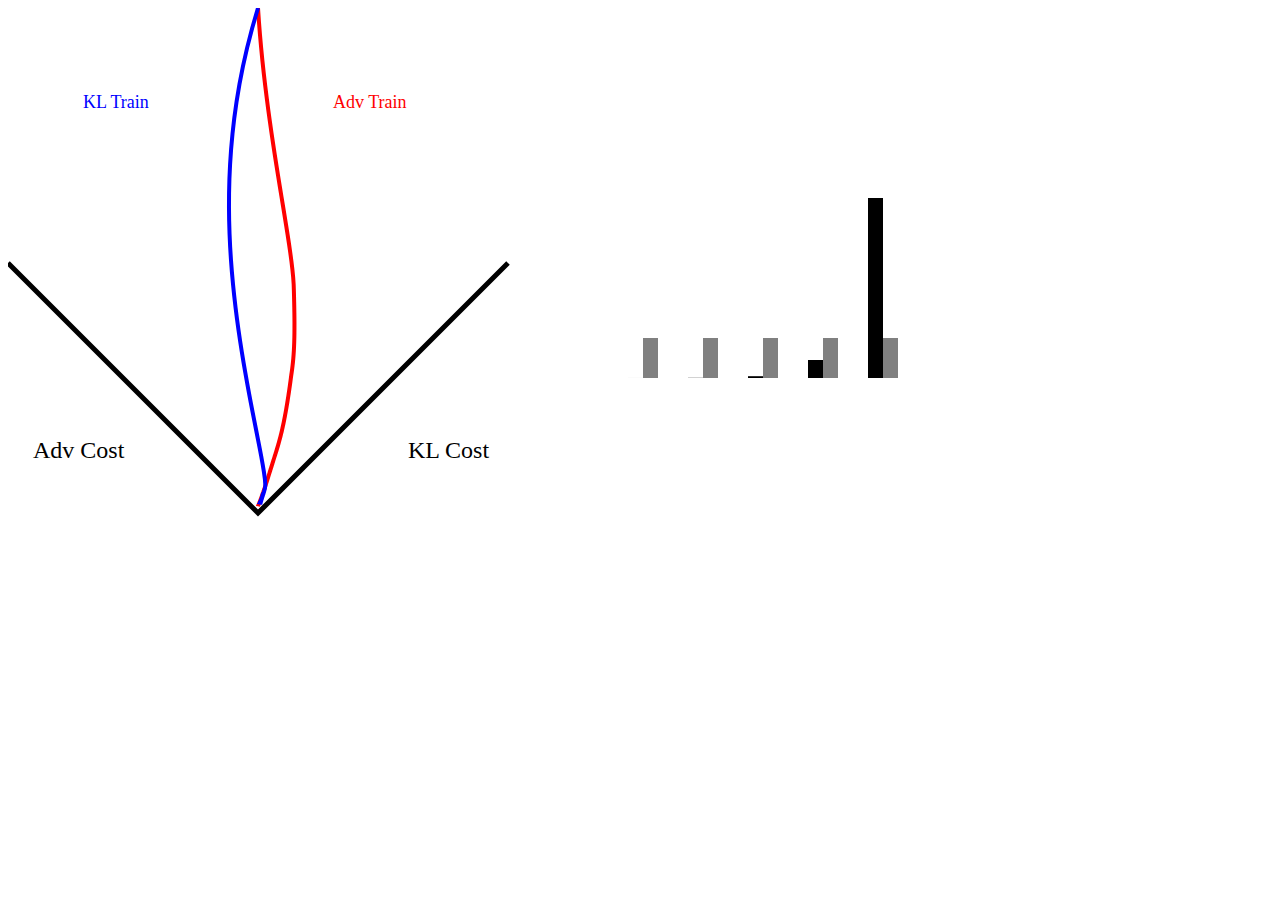
<file: vis/rl/adv_v_kl.html>
<!doctype html>
<head>
<meta charset="utf-8">
<script src="js/d3.min.js" charset="utf-8"></script>
<script src="js/underscore.js" charset="utf-8"></script>
<script src="util.js" charset="utf-8"></script>
<style>
.display-on-hover {
  opacity: 0;
}
.display-on-hover:hover {
  opacity: 0.2;
}
</style>
</head>
<body>
<script>

var N = 5;

var init_ps = to_probs(_.range(N).map(n =>
  1//Math.pow(3, N-n)
));

var targ_ps = to_probs(_.range(N).map(n =>
  Math.pow(10, n)
));

var min_adv = -Math.log(0.5);
var min_kl = -reduce_sum(targ_ps.map(p => p*Math.log(p)));

function SGD_Opt_Var(x, L, constraint){
  x = x.slice(0);
  x.update_to = function(y) {
    for (var i = 0; i < x.length; i++) {
      x[i] = x[i] + L*(y[i]-x[i]);
    }
    if(constraint != undefined){
      var x_ = constraint(x);
      for (var i = 0; i < x.length; i++) {
        x[i] = x_[i];
      }
    }
  }
  x.update_grad = function(dx) {
    for (var i = 0; i < x.length; i++) {
      x[i] = x[i] + L*dx[i];
    }
    if(constraint != undefined){
      var x_ = constraint(x);
      for (var i = 0; i < x.length; i++) {
        x[i] = x_[i];
      }
    }
  }

  return x;
}

function Run(init_ps, targs, to_opt){
  var ps = SGD_Opt_Var(init_ps, 0.02, to_probs2);
  var ret = {};
  ret.trace = [];
  ret.step = function step() {
    var old_ps = ps.slice(0);
    var disc = _.range(N).map( n => targs[n]/(ps[n]+targs[n]) );
    var adv_cost = -reduce_sum(_.range(N).map(n =>
      ps[n]*Math.log(disc[n])
    ));
    var kl_cost = -reduce_sum(_.range(N).map(n =>
      targs[n]*Math.log(ps[n])
    ));
    if (to_opt == "adv") {
      var grad = _.range(N).map( n => Math.log(disc[n]) );
    } else if (to_opt == "kl") {
      var grad = _.range(N).map( n => targs[n]/ps[n] );
    }
    var grad_norm = Math.sqrt(reduce_sum(grad.map(x => x*x)));
    //console.log(grad);
    ps.update_grad(grad.map(x => x/(grad_norm+0.0001)));
    ret.trace.push({disc: disc, adv_cost: adv_cost, kl_cost: kl_cost, ps: old_ps, grad: grad});
  }
  return ret;
}

var adv_run = Run(init_ps, targ_ps, "adv");
_.range(500).forEach(n => {adv_run.step();});
var kl_run = Run(init_ps, targ_ps, "kl");
_.range(500).forEach(n => {kl_run.step();});

var svg = d3.select("body").append("svg");
svg.style({width: '520px', height: '520px'})
var svg2 = d3.select("body").append("svg");
svg2.style({width: '500px', height: '500px'})


targ_rects = svg2.append('g').selectAll('rect').data(targ_ps);
targ_rects.enter().append('rect').style('fill', 'black');
ps_rects = svg2.append('g').selectAll('rect').data(init_ps);
ps_rects.enter().append('rect').style('fill', 'gray');
disc_rects = svg2.append('g').selectAll('rect').data(_.range(N).map( n => 0.5));
disc_rects.enter().append('rect').style('fill', 'blue');

function set_rects(rects, ps, offset){
  rects.data(ps)
    .attr('width', d => 15)
    .attr('height', d => 200*Math.abs(d))
    .attr('x', (d, i) => 100+60*i + offset)
    .attr('y', (d, i) => 350-200*Math.max(0,d));
}
set_rects(targ_rects, targ_ps, 0);
set_rects(ps_rects, init_ps, 15);
//set_rects(disc_rects, init_ps, 30);

var max_kl  = adv_run.trace[0].kl_cost;
var max_adv = adv_run.trace[0].adv_cost;

var X = d3.scale.linear()
    .domain([min_adv, max_adv])
    .range([500, 0]);
var Y = d3.scale.linear()
    .domain([min_kl, max_kl])
    .range([0, 500]);

var Xd = d => 0.5*X(d.adv_cost) + 0.5*Y(d.kl_cost);
var Yd = d => 0.5*X(d.adv_cost) +250 - 0.5*Y(d.kl_cost);

var line = d3.svg.line().x(Xd).y(Yd);

function show_run(trace, name, color){
  var g = svg.append('g');
  g.attr('class', name);
  g.append("path")
    .attr('d', line(trace))
    .style({fill: 'none',
            stroke: color})
    .style('stroke-width', 4)
  var circles = g.selectAll('circle').data(trace);
  circles.enter()
    .append('circle')
    .attr('class', 'display-on-hover');
  circles
    .attr('cx', Xd)
    .attr('cy', Yd)
    .attr('r', 8)
    .style('fill', color);
  circles.on('mouseover', d => {
    set_rects(ps_rects, d.ps, 15);
    //set_rects(disc_rects, d.grad.map(x => x), 30)
  });
}

show_run(adv_run.trace, "adv", "red")
show_run(kl_run.trace, "kl", "blue")


svg.append('path')
  .attr('d', d3.svg.line().x(d => 500*d.x).y(d => 500-500*d.y)(
    [{x: 0, y: 0.5-0.01}, {x: 0.5, y: -0.01}, {x: 1, y: 0.5-0.01}]) )
  .style('fill', 'none')
  .style('stroke', 'black')
  .style('stroke-width', 5);

svg.append('text')
  .attr({x: 500*0.05, y: 500*0.9})
  .attr('font-size', '24')
  .text('Adv Cost');

svg.append('text')
  .attr({x: 500*0.8, y: 500*0.9})
  .attr('font-size', '24')
  .text('KL Cost');

svg.append('text')
  .attr({x: 500*0.15, y: 500*0.2})
  .attr('font-size', '18')
  .style('fill', 'blue')
  .text('KL Train');

svg.append('text')
  .attr({x: 500*0.65, y: 500*0.2})
  .attr('font-size', '18')
  .style('fill', 'red')
  .text('Adv Train');

</script>
</body>
</html>
</file>
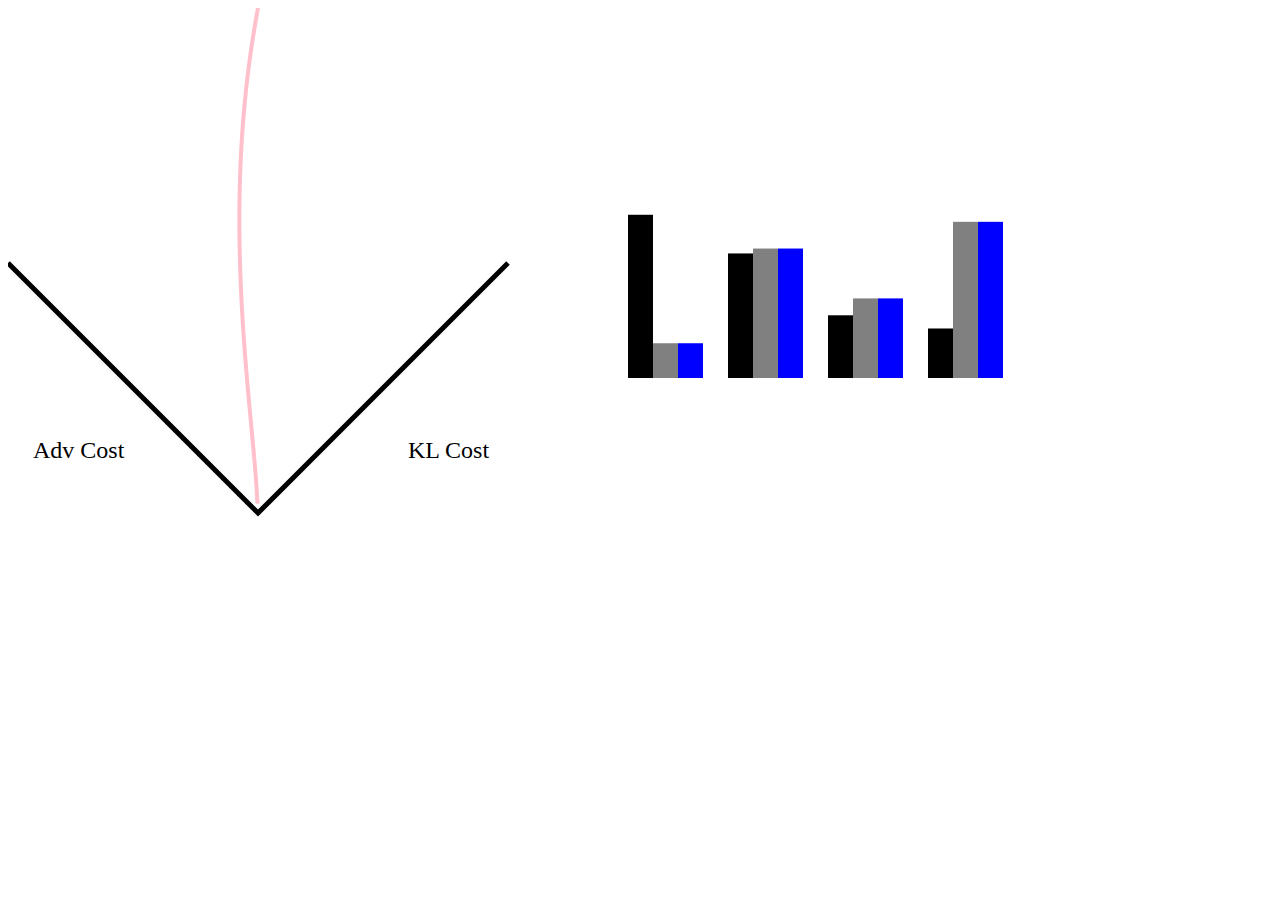
<file: vis/rl/adv_v_kl_oscilate.html>
<!doctype html>
<head>
<meta charset="utf-8">
<script src="js/d3.min.js" charset="utf-8"></script>
<script src="js/underscore.js" charset="utf-8"></script>
<script src="util.js" charset="utf-8"></script>
<style>
.display-on-hover {
  opacity: 0;
}
.display-on-hover:hover {
  opacity: 0.2;
}
</style>
</head>
<body>
<script>

var N = 4;

var init_ps = to_probs(_.range(N).map(n =>
  Math.pow(60, Math.random())
));

var init_ps2 = to_probs(_.range(N).map(n =>
  Math.pow(3, Math.random())
));

var targ_ps = to_probs(_.range(N).map(n =>
  Math.pow(60, Math.random())
));

var min_adv = -Math.log(0.5);
var min_kl = -reduce_sum(targ_ps.map(p => p*Math.log(p)));

function SGD_Opt_Var(x, L, constraint){
  x = x.slice(0);
  x.update_to = function(y) {
    for (var i = 0; i < x.length; i++) {
      x[i] = x[i] + L*(y[i]-x[i]);
    }
    if(constraint != undefined){
      var x_ = constraint(x);
      for (var i = 0; i < x.length; i++) {
        x[i] = x_[i];
      }
    }
  }
  x.update_grad = function(dx) {
    for (var i = 0; i < x.length; i++) {
      x[i] = x[i] + L*dx[i];
    }
    if(constraint != undefined){
      var x_ = constraint(x);
      for (var i = 0; i < x.length; i++) {
        x[i] = x_[i];
      }
    }
  }

  return x;
}

function Run(init_ps, targs, to_opt){
  var ps = SGD_Opt_Var(init_ps, 0.003, to_probs2);
  var lag_ps = SGD_Opt_Var(init_ps, 0.01, to_probs2);
  var ret = {};
  ret.trace = [];
  ret.step = function step() {
    var old_ps = ps.slice(0);
    var old_lag_ps = lag_ps.slice(0);
    var disc = _.range(N).map( n => targs[n]/(ps[n]+targs[n]) );
    var aprox_disc = _.range(N).map( n => targs[n]/(lag_ps[n]+targs[n]) );
    var adv_cost = -reduce_sum(_.range(N).map(n =>
      ps[n]*Math.log(disc[n])
    ));
    var kl_cost = -reduce_sum(_.range(N).map(n =>
      targs[n]*Math.log(ps[n])
    ));
    if (to_opt == "adv") {
      var grad = _.range(N).map( n => Math.log(disc[n]) );
    } else if (to_opt == "aprox_adv") {
      var grad = _.range(N).map( n => Math.log(aprox_disc[n]) );
    } else if (to_opt == "kl") {
      var grad = _.range(N).map( n => targs[n]/ps[n] );
    }
    var grad_norm = Math.sqrt(reduce_sum(grad.map(x => x*x)));
    //console.log(grad);
    ps.update_grad(grad.map(x => x/(grad_norm+0.0001)));
    lag_ps.update_to(ps);
    ret.trace.push({disc: disc, adv_cost: adv_cost, kl_cost: kl_cost, ps: old_ps, grad: grad, lag_ps: old_lag_ps});
  }
  return ret;
}

var adv_run = Run(init_ps, targ_ps, "adv");
_.range(500).forEach(n => {adv_run.step();});
var aprox_adv_run = Run(init_ps, targ_ps, "aprox_adv");
_.range(500).forEach(n => {aprox_adv_run.step();});
var kl_run = Run(init_ps, targ_ps, "kl");
_.range(500).forEach(n => {kl_run.step();});

var svg = d3.select("body").append("svg");
svg.style({width: '520px', height: '520px'})
var svg2 = d3.select("body").append("svg");
svg2.style({width: '500px', height: '500px'})


targ_rects = svg2.append('g').selectAll('rect').data(targ_ps);
targ_rects.enter().append('rect').style('fill', 'black');
ps_rects = svg2.append('g').selectAll('rect').data(init_ps);
ps_rects.enter().append('rect').style('fill', 'gray');
disc_rects = svg2.append('g').selectAll('rect').data(_.range(N).map( n => 0.5));
disc_rects.enter().append('rect').style('fill', 'blue');

function set_rects(rects, ps, offset){
  rects.data(ps)
    .attr('width', d => 400/N/4)
    .attr('height', d => N*100*Math.abs(d))
    .attr('x', (d, i) => 100+400*i/N + offset*400/N/4)
    .attr('y', (d, i) => 350-N*100*Math.max(0,d));
}
set_rects(targ_rects, targ_ps, 0);
set_rects(ps_rects, init_ps, 1);
set_rects(disc_rects, init_ps, 2);

var max_kl  = adv_run.trace[0].kl_cost;
var max_adv = adv_run.trace[0].adv_cost;

var X = d3.scale.linear()
    .domain([min_adv, max_adv])
    .range([500, 0]);
var Y = d3.scale.linear()
    .domain([min_kl, max_kl])
    .range([0, 500]);

var Xd = d => 0.5*X(d.adv_cost) + 0.5*Y(d.kl_cost);
var Yd = d => 0.5*X(d.adv_cost) +250 - 0.5*Y(d.kl_cost);

var line = d3.svg.line().x(Xd).y(Yd);

function show_run(trace, name, color){
  var g = svg.append('g');
  g.attr('class', name);
  g.append("path")
    .attr('d', line(trace))
    .style({fill: 'none',
            stroke: color})
    .style('stroke-width', 4)
  var circles = g.selectAll('circle').data(trace);
  circles.enter()
    .append('circle')
    .attr('class', 'display-on-hover');
  circles
    .attr('cx', Xd)
    .attr('cy', Yd)
    .attr('r', 8)
    .style('fill', color);
  circles.on('mouseover', d => {
    set_rects(ps_rects, d.ps, 1);
    set_rects(disc_rects, d.lag_ps, 2)
  });
}

//show_run(kl_run.trace, "kl", "blue")
//show_run(adv_run.trace, "adv", "red")
show_run(aprox_adv_run.trace, "aprox_adv", "pink")


svg.append('path')
  .attr('d', d3.svg.line().x(d => 500*d.x).y(d => 500-500*d.y)(
    [{x: 0, y: 0.5-0.01}, {x: 0.5, y: -0.01}, {x: 1, y: 0.5-0.01}]) )
  .style('fill', 'none')
  .style('stroke', 'black')
  .style('stroke-width', 5);

svg.append('text')
  .attr({x: 500*0.05, y: 500*0.9})
  .attr('font-size', '24')
  .text('Adv Cost');

svg.append('text')
  .attr({x: 500*0.8, y: 500*0.9})
  .attr('font-size', '24')
  .text('KL Cost');


</script>
</body>
</html>
</file>
<file: fonts/Serif/cmun-serif.css>
@font-face{font-family:'CMS';src:url('cmunrm.eot');src:url('cmunrm.eot?#iefix') format('embedded-opentype'), url('cmunrm.woff') format('woff'), url('cmunrm.ttf') format('truetype'), url('cmunrm.svg#cmunrm') format('svg');font-weight:normal;font-style:normal}@font-face{font-family:'CMS';src:url('cmunbx.eot');src:url('cmunbx.eot?#iefix') format('embedded-opentype'), url('cmunbx.woff') format('woff'), url('cmunbx.ttf') format('truetype'), url('cmunbx.svg#cmunbx') format('svg');font-weight:bold;font-style:normal}@font-face{font-family:'CMS';src:url('cmunti.eot');src:url('cmunti.eot?#iefix') format('embedded-opentype'), url('cmunti.woff') format('woff'), url('cmunti.ttf') format('truetype'), url('cmunti.svg#cmunti') format('svg');font-weight:normal;font-style:italic}@font-face{font-family:'CMS';src:url('cmunbi.eot');src:url('cmunbi.eot?#iefix') format('embedded-opentype'), url('cmunbi.woff') format('woff'), url('cmunbi.ttf') format('truetype'), url('cmunbi.svg#cmunbi') format('svg');font-weight:bold;font-style:italic}
</file>
<file: fonts/Serif-Slanted/cmun-serif-slanted.css>
@font-face {
	font-family: 'CMSS';
	src: url('cmunsl.eot');
	src: url('cmunsl.eot?#iefix') format('embedded-opentype'),
		 url('cmunsl.woff') format('woff'),
		 url('cmunsl.ttf') format('truetype'),
		 url('cmunsl.svg#cmunsl') format('svg');
	font-weight: normal;
	font-style: normal;
}


@font-face {
	font-family: 'CMSS';
	src: url('cmunbl.eot');
	src: url('cmunbl.eot?#iefix') format('embedded-opentype'),
		 url('cmunbl.woff') format('woff'),
		 url('cmunbl.ttf') format('truetype'),
		 url('cmunbl.svg#cmunbl') format('svg');
	font-weight: bold;
	font-style: normal;
}
</file>
<file: css/sticky-footer-navbar.css>
html{position:relative;min-height:100%}body{margin-bottom:0px}#wrap{min-height:100%;height:auto;height:100%;margin:0 auto 0;padding:0 0 90px}#footer{position:absolute;left:0;bottom:0;width:100%;height:90px;background-color:rgb(245,245,245);font-family:'CMS', 'Droid Sans', Helvetica, Arial, sans-serif;font-size:90%;text-align:right}body > .container{padding:90px 15px 0}#footer > .container{padding:20px}code{font-size:80%}#home{margin-top:4px;font-size:22px}
</file>
<file: css/default.css>
body{font-family:'CMS', 'Droid Sans', Helvetica, Arial, sans-serif;font-size:18px;letter-spacing:-0.02rem;line-height:1.5;text-align:left}@media only screen and (min-width:768px){body{text-align:justify}}h1{font-family:'CMS', 'Droid Serif', Georgia, Times, serif;font-size:300%;line-height:65px;text-align:left}h2{font-size:150%;font-weight:bold;text-align:left;margin-top:40px;margin-bottom:20px}h3{font-size:115%;font-weight:bold;text-align:left;margin-top:30px;margin-bottom:20px}h4{font-weight:bold;text-align:left;margin-top:30px;margin-bottom:10px}div.info{color:#555;font-style:italic}#full-screen-background-image{z-index:-999;min-height:100%;min-width:1024px;width:100%;height:auto;position:fixed;top:0;left:0}blockquote{background:rgb(245,245,245) url("../images/quoteblock.png") no-repeat left top;font-family:'CMSS';margin-left:18px;font-size:18px;padding:6px 20px 6px 54px;-moz-border-radius:10px;-webkit-border-radius:10px;border-radius:10px}pre{margin-left:18px;-moz-border-radius:10px;-webkit-border-radius:10px;border-radius:10px;border:none;white-space:pre-wrap;white-space:-moz-pre-wrap !important;white-space:-pre-wrap;white-space:-o-pre-wrap;word-wrap:break-word}a:link{color:rgb(109,109,109)}a:visited{color:rgb(109,109,109)}a:hover{color:rgb(109,109,109)}a:active{color:rgb(109,109,109)}nav{font-size:20px}#footnotediv{font-size:90%;color:#5f5f5f;background-color:white;padding:3px 12px;border:1px solid #CDBBB5;box-shadow:#555 0 0 10px;-webkit-box-shadow:#555 0 0 10px;-moz-box-shadow:0 0 10px #555;text-align:left}.footnotes{text-align:left}.centerimgcontainer{width:350px;height:auto;margin:30px auto 0px;display:block}.bigcenterimgcontainer{width:70%;height:auto;margin:30px auto;display:block}.floatrightimgcontainer{width:200px;height:auto;margin:0px 0px 30px 30px;float:right}.spaceafterimg{display:block;height:12px}img{width:100%;height:auto;margin:10px auto}.caption{font-size:95%;text-align:center}.mathbox{width:100%;height:500px}iframe{border:none;overflow:hidden}

@page {
  margin: 2cm;
  margin-bottom:0.5cm;
  orphans: 3;
  widows: 3;
}

@page :first {
  margin-top: 6cm;
}

@page :left {
  margin-left: 4cm;
}

@page :right {
  margin-right: 4cm;
}

@media print {
  h1, h2, h3 {
    page-break-after: avoid;
  }
  body {
    text-align: justify;
    font-family: 'CMS', 'Droid Sans', Helvetica, Arial, sans-serif;
    font-size: 16px;
    line-height: 25px;
  }
  #footer {display: none;}
}
</file>
<file: css/index.css>
html, body{height:100%}body{background:url('../images/star.jpg') no-repeat center center fixed;-moz-background-size:cover;-webkit-background-size:cover;-o-background-size:cover;background-size:cover}#indexwrapper{background-color:rgba(245,245,245,.8);margin-bottom:-9999px;padding-bottom:9999px;padding-top:20px;padding-left:20px;padding-right:20px}.container{min-height:100%;overflow:hidden}a:link{color:black}a:visited{color:black}a:hover{color:black}a:active{color:black}.post{width:250px;min-height:330px;margin-bottom:20px;margin-left:15px;margin-right:15px;float:left;border:2px solid black;background-color:white;border-radius:5px}.post h3{margin:5px;font-size:100%;text-align:center}.post h4{margin:0px;font-size:85%;text-align:center}.post img{margin:0px;padding:2px;margin-bottom:10px;width:100%;height:245px}
</file>
<file: css/inlineDisqussions.css>
.disqussion{padding:5px 10px 10px;position:absolute;top:0;left:0;line-height:16px;font-size:13px;font-weight:bold;font-family:sans-serif;text-align:center;z-index:7}.disqussion a{opacity:0;display:block;overflow:hidden;width:20px;height:17px;color:white;text-decoration:none;cursor:pointer;background:#bbbbbb;-webkit-border-radius:2px;-moz-border-radius:2px;-ms-border-radius:2px;-o-border-radius:2px;border-radius:2px;-webkit-transition:all 0.5s;-moz-transition:all 0.5s;-o-transition:all 0.5s;transition:all 0.5s}.disqussion a.has-comments{opacity:.8}.disqussion-contain:hover .disqussion a{opacity:1}.disqussion a:after{border-left:7px solid transparent;border-top:7px solid #bbbbbb;left:19px;top:22px;height:0;width:0;display:block;content:" ";position:absolute;-webkit-transition:all 0.5s;-moz-transition:all 0.5s;-o-transition:all 0.5s;transition:all 0.5s}.disqussion:hover a, .disqussion.hovered a{opacity:1;background:rgb(51,51,51)}.disqussion:hover a:after, .disqussion.hovered a:after{border-top-color:rgb(51,51,51)}#disqussions_wrapper{position:absolute;top:0;left:0}#disqus_thread.positioned{position:absolute;top:0;left:0;opacity:0.95;padding:5px 15px 0 15px;margin-left:-20px;margin-top:-100px;-webkit-box-sizing:border-box;-moz-box-sizing:border-box;box-sizing:border-box;border:1px solid #CDBBB5;box-shadow:#555 0 0 10px;-webkit-box-shadow:#555 0 0 10px;-moz-box-shadow:0 0 10px #555}.disqussion-highlight #disqus_thread.positioned{background:#fff;z-index:9}#disqussions_overlay{position:fixed;top:0;left:0;right:0;bottom:0;background:rgba(0, 0, 0, 0.5);z-index:8;display:none}.disqussion-highlighted{position:relative;background:#fff;z-index:9;padding:10px;border:1px solid #CDBBB5;box-shadow:#555 0 0 10px;-webkit-box-shadow:#555 0 0 10px;-moz-box-shadow:0 0 10px #555}
</file>
<file: highlight/styles/github.css>
.hljs{display:block;padding:0.5em;color:#333;background:#f8f8f8}.hljs-comment, .hljs-template_comment, .diff .hljs-header, .hljs-javadoc{color:#998;font-style:italic}.hljs-keyword, .css .rule .hljs-keyword, .hljs-winutils, .javascript .hljs-title, .nginx .hljs-title, .hljs-subst, .hljs-request, .hljs-status{color:#333;font-weight:bold}.hljs-number, .hljs-hexcolor, .ruby .hljs-constant{color:#099}.hljs-string, .hljs-tag .hljs-value, .hljs-phpdoc, .tex .hljs-formula{color:#d14}.hljs-title, .hljs-id, .coffeescript .hljs-params, .scss .hljs-preprocessor{color:#900;font-weight:bold}.javascript .hljs-title, .lisp .hljs-title, .clojure .hljs-title, .hljs-subst{font-weight:normal}.hljs-class .hljs-title, .haskell .hljs-type, .vhdl .hljs-literal, .tex .hljs-command{color:#458;font-weight:bold}.hljs-tag, .hljs-tag .hljs-title, .hljs-rules .hljs-property, .django .hljs-tag .hljs-keyword{color:#000080;font-weight:normal}.hljs-attribute, .hljs-variable, .lisp .hljs-body{color:#008080}.hljs-regexp{color:#009926}.hljs-symbol, .ruby .hljs-symbol .hljs-string, .lisp .hljs-keyword, .tex .hljs-special, .hljs-prompt{color:#990073}.hljs-built_in, .lisp .hljs-title, .clojure .hljs-built_in{color:#0086b3}.hljs-preprocessor, .hljs-pragma, .hljs-pi, .hljs-doctype, .hljs-shebang, .hljs-cdata{color:#999;font-weight:bold}.hljs-deletion{background:#fdd}.hljs-addition{background:#dfd}.diff .hljs-change{background:#0086b3}.hljs-chunk{color:#aaa}
</file>
<file: comments/inlineDisqussions.css>
.disqussion {
  padding: 5px 10px 10px;
  position: absolute;
  top: 0;
  left: 0;
  line-height: 16px;
  font-size: 13px;
  font-weight: bold;
  font-family: sans-serif;
  text-align: center;
  z-index: 7;
}
.disqussion a {
  opacity: 0;
  display: block;
  overflow: hidden;
  width: 20px;
  height: 17px;
  color: white;
  text-decoration: none;
  cursor: pointer;
  background: #bbbbbb;
  -webkit-border-radius: 2px;
  -moz-border-radius: 2px;
  -ms-border-radius: 2px;
  -o-border-radius: 2px;
  border-radius: 2px;
  -webkit-transition: all 0.5s;
  -moz-transition: all 0.5s;
  -o-transition: all 0.5s;
  transition: all 0.5s;
}
.disqussion a.has-comments {
  opacity: .8;
}
.disqussion-contain:hover .disqussion a {
  opacity: 1;
}
.disqussion a:after {
  border-left: 7px solid transparent;
  border-top: 7px solid #bbbbbb;
  left: 19px;
  top: 22px;
  height: 0;
  width: 0;
  display: block;
  content: " ";
  position: absolute;
  -webkit-transition: all 0.5s;
  -moz-transition: all 0.5s;
  -o-transition: all 0.5s;
  transition: all 0.5s;
}
.disqussion:hover a, .disqussion.hovered a {
  opacity: 1;
  background: rgb(51,51,51);
}
.disqussion:hover a:after, .disqussion.hovered a:after {
  border-top-color: rgb(51,51,51);
}

#disqussions_wrapper {
  position: absolute;
  top: 0;
  left: 0;
}

#disqus_thread.positioned {
  position: absolute;
  top: 0;
  left: 0;
  opacity:0.95;
  padding: 5px 15px 0 15px;
  margin-left: -20px;
  margin-top: -100px;
  -webkit-box-sizing: border-box;
  -moz-box-sizing: border-box;
  box-sizing: border-box;
  border:1px solid #CDBBB5;
  box-shadow:#555 0 0 10px;
  -webkit-box-shadow:#555 0 0 10px;
  -moz-box-shadow:0 0 10px #555;
}
.disqussion-highlight #disqus_thread.positioned {
  background: #fff;
  z-index: 9;
}

#disqussions_overlay {
  position: fixed;
  top: 0;
  left: 0;
  right: 0;
  bottom: 0;
  background: rgba(0, 0, 0, 0.5);
  z-index: 8;
  display: none;
}

.disqussion-highlighted {
  position: relative;
  background: #fff;
  z-index: 9;
  padding: 10px;
  border:1px solid #CDBBB5;
  box-shadow:#555 0 0 10px;
  -webkit-box-shadow:#555 0 0 10px;
  -moz-box-shadow:0 0 10px #555;
}
</file>
<file: posts/romance-cause-area/index.css>
.title-container {
  margin-top: 120px;
  margin-bottom: 60px;
  padding-bottom: 60px;
  padding-top: 80px;
  background-color: #335;
}

.toc-container {
  margin-top: 40px;
  margin-bottom: 40px;
  padding: 20px;
  padding-top: 50px;
  background-color: #335;
}
.title-container, .toc-container, .toc-container a {
  color: #EEE;
}
 .toc-container a, .toc-container a:hover {
   text-decoration: none;
   border-bottom: none;
   cursor: pointer;
 }
 .toc-container .sub:hover, .toc-container a:hover {
   color: #FFF;
   opacity: 1.0;
 }
.main-toc {
  text-align: left;
  display: grid;
  grid-template-columns: repeat(3, 280px);
  width: 100%;
  padding-left: calc(0.2 * calc(100% - 840px));
  column-gap: calc(0.2 * calc(100% - 840px));;
  font-size: 90%;
}
.main-toc .section {
  font-weight: bold;
  font-size: 120%;
  margin-top: 0px;
  margin-bottom: 12px;
  padding-bottom: 4px;
  border-bottom: solid 1px #CCC;
}
.main-toc .description {
  margin-bottom: 24px;
  line-height: 1.6;
}
.main-toc .description, .main-toc ul .sub {
    opacity: 0.8;
}
.main-toc li {
  padding-top: 12px;
  margin-bottom: 0px;
}
.main-toc ul {
  padding-left: 0px;
  line-height: 1.4;
}
.main-toc ul li {
  padding-left: 0px;
  list-style-type: none;
}
.main-toc ul .sub {
  padding-top: 2px;
  padding-left: 12px;
  --border-left: solid 1px #CCC;
}
.main-toc ul .sub a {
  color: #EEE;
}
.main-toc ul .daly {
  float: right;
  font-size: 80%;
}

.navbar {
  top: 0px; left:0px; width: 100%; background: #000; display: flex;
  flex-direction: row;
  font-size: 130%;
}
.navbar div {
  padding: 14px;
}
.navbar a {
  color: #AAA;
  text-decoration: none;
}


.warn-box {
  background: hsl(50, 80%, 80%); padding: 12px; border-radius: 4px; font-size: 150%; border: solid 1px #888; box-shadow: 0px 0px 8px #D0D0D0;
}

.feedback-box {
  background: hsl(180, 30%, 95%); padding: 12px; border-radius: 4px; font-size: 100%; border: solid 1px #88A; box-shadow: 0px 0px 8px #D0D0D4;
}

.img-figure {
  margin-top: 8px;
  margin-bottom: 24px;
  padding-left: 40px;
}

.dense-list li {
    margin-bottom: 4px;
}



.importance-overview-link {
  font-weight: bold;
  color: #000;
  margin-right: 12px;
}
</file>
